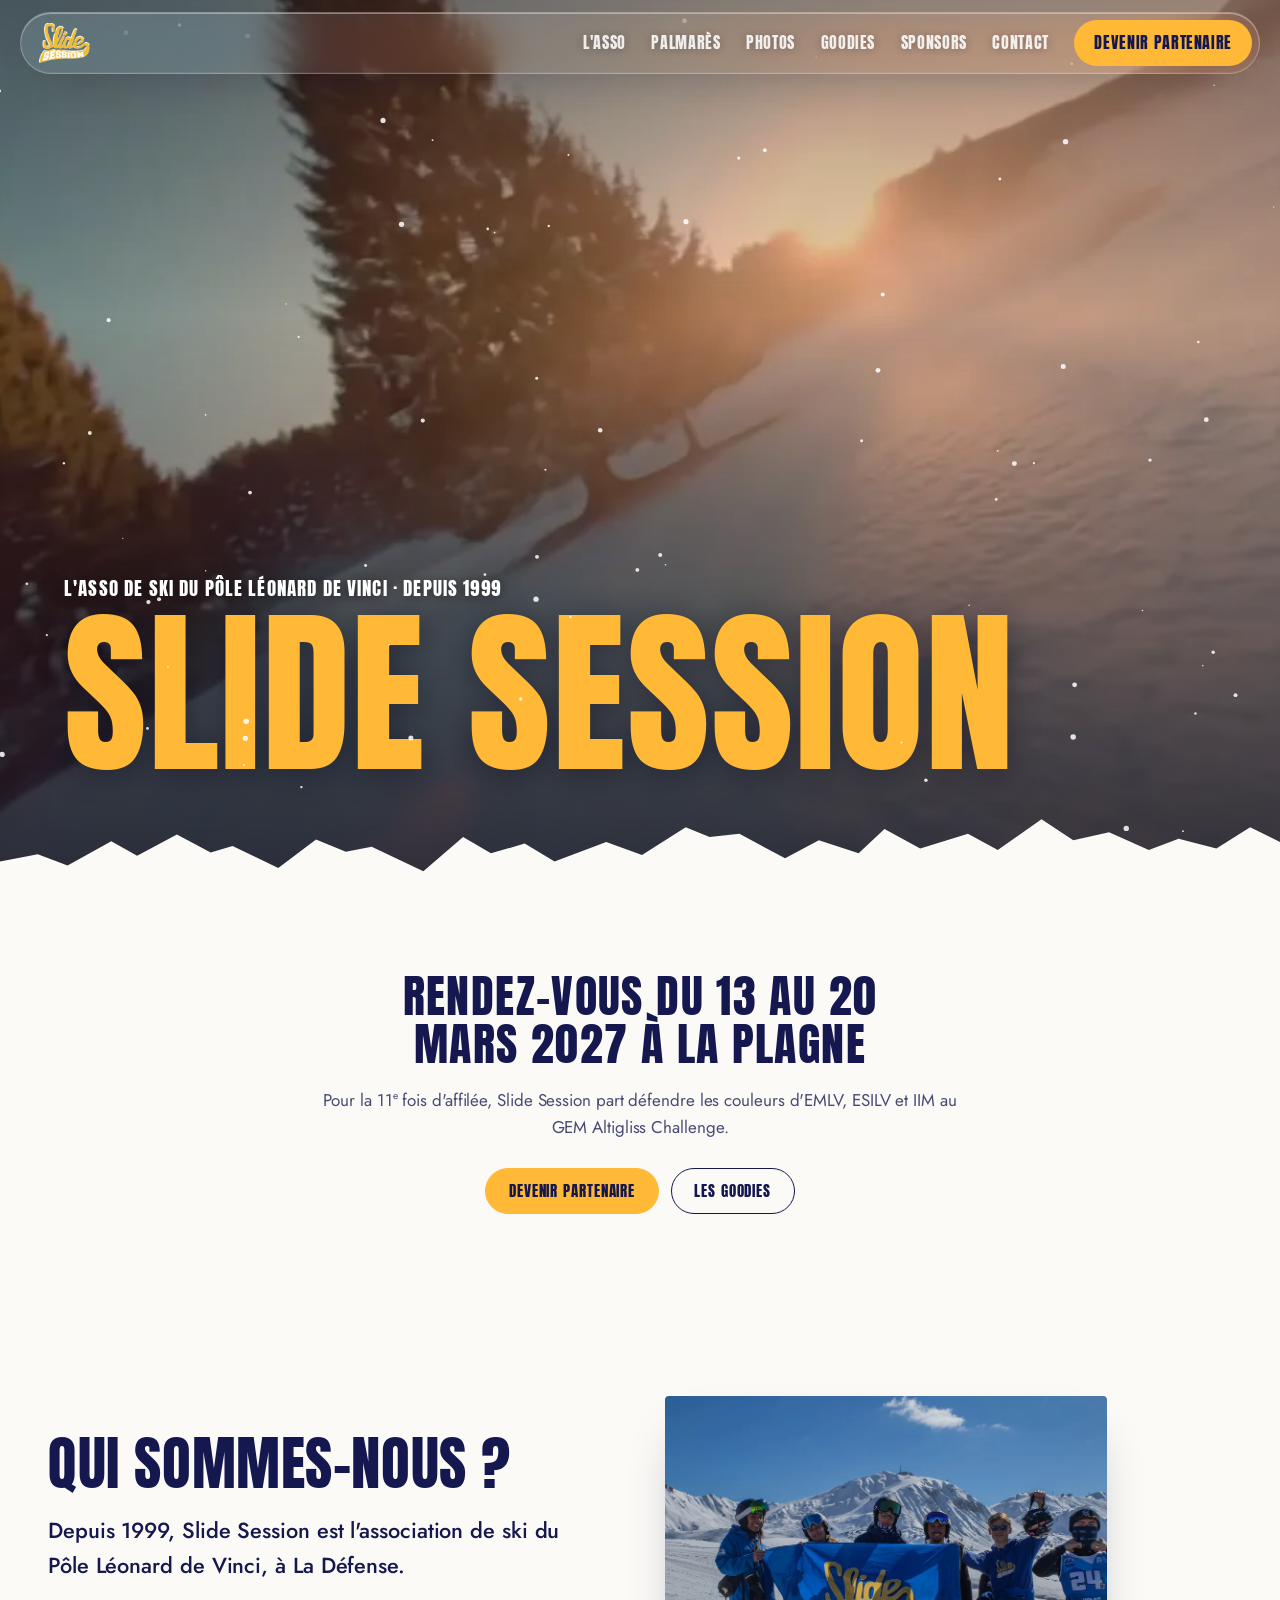
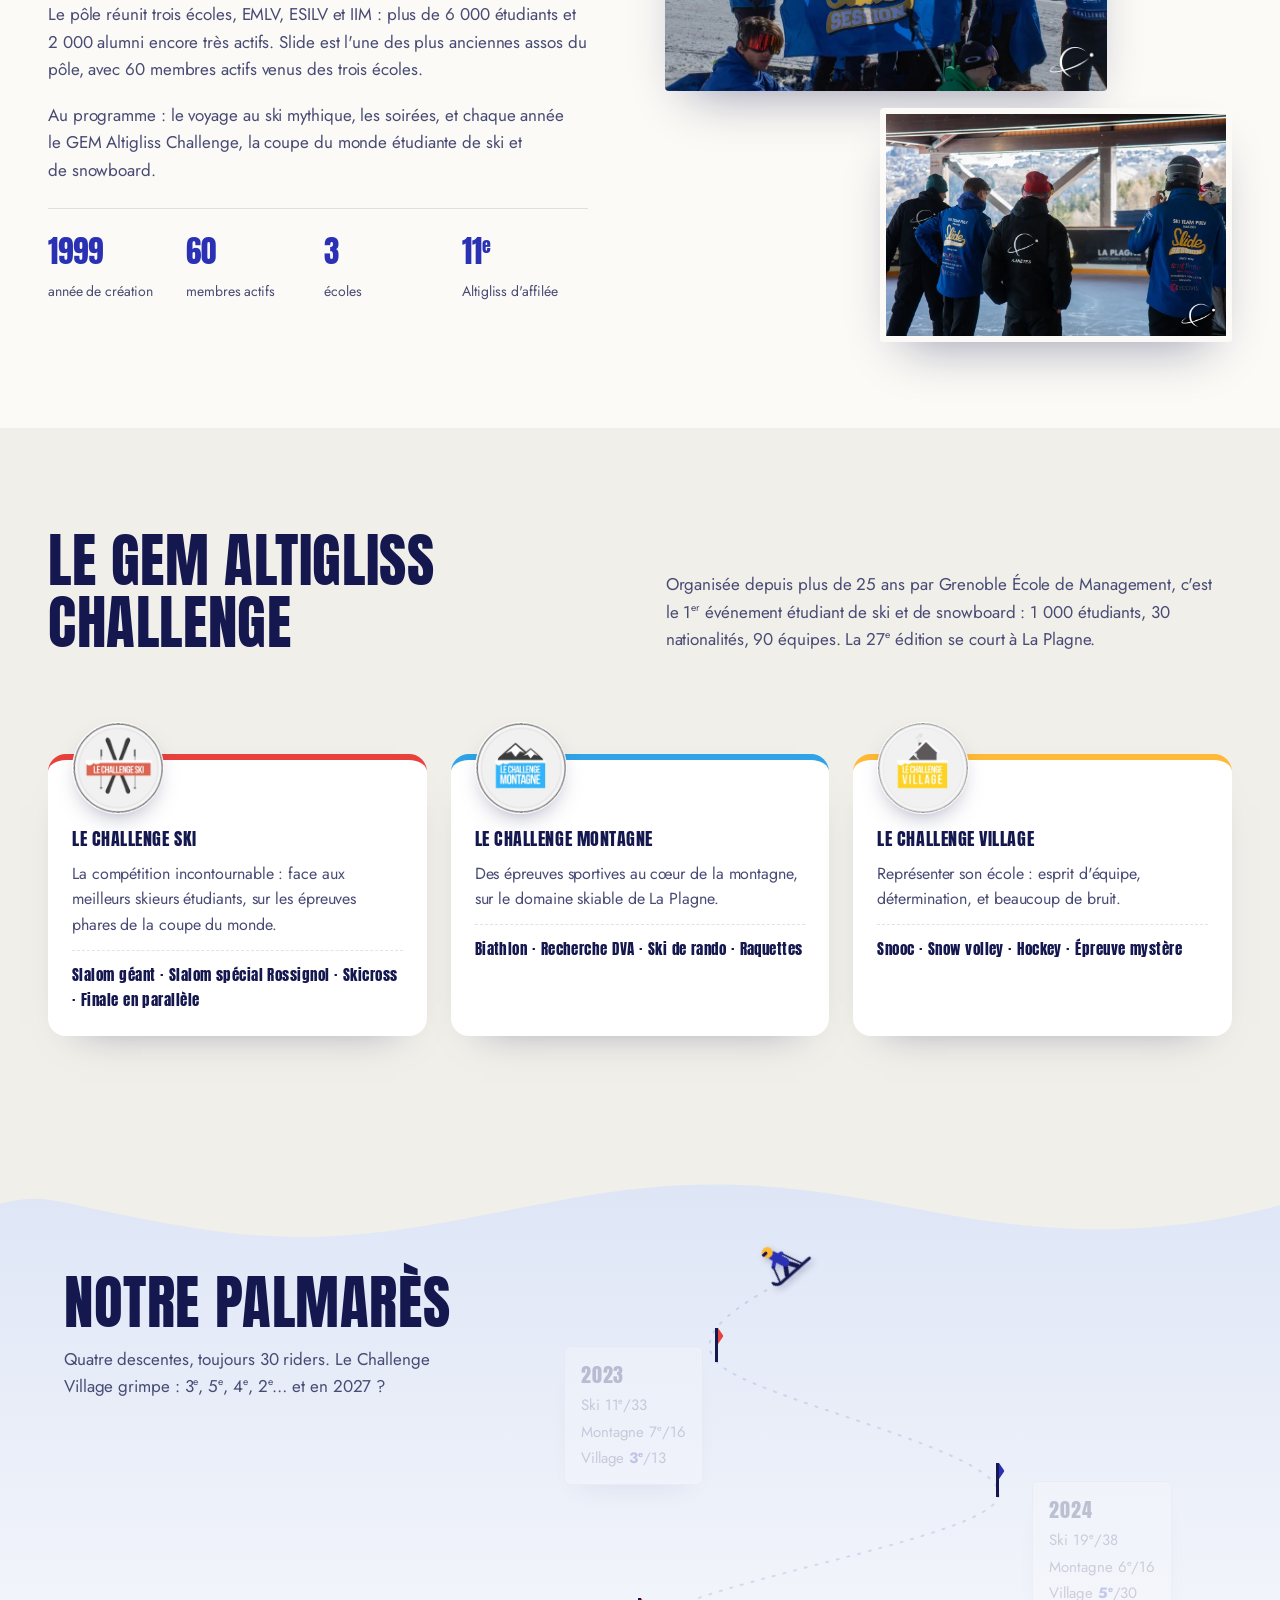
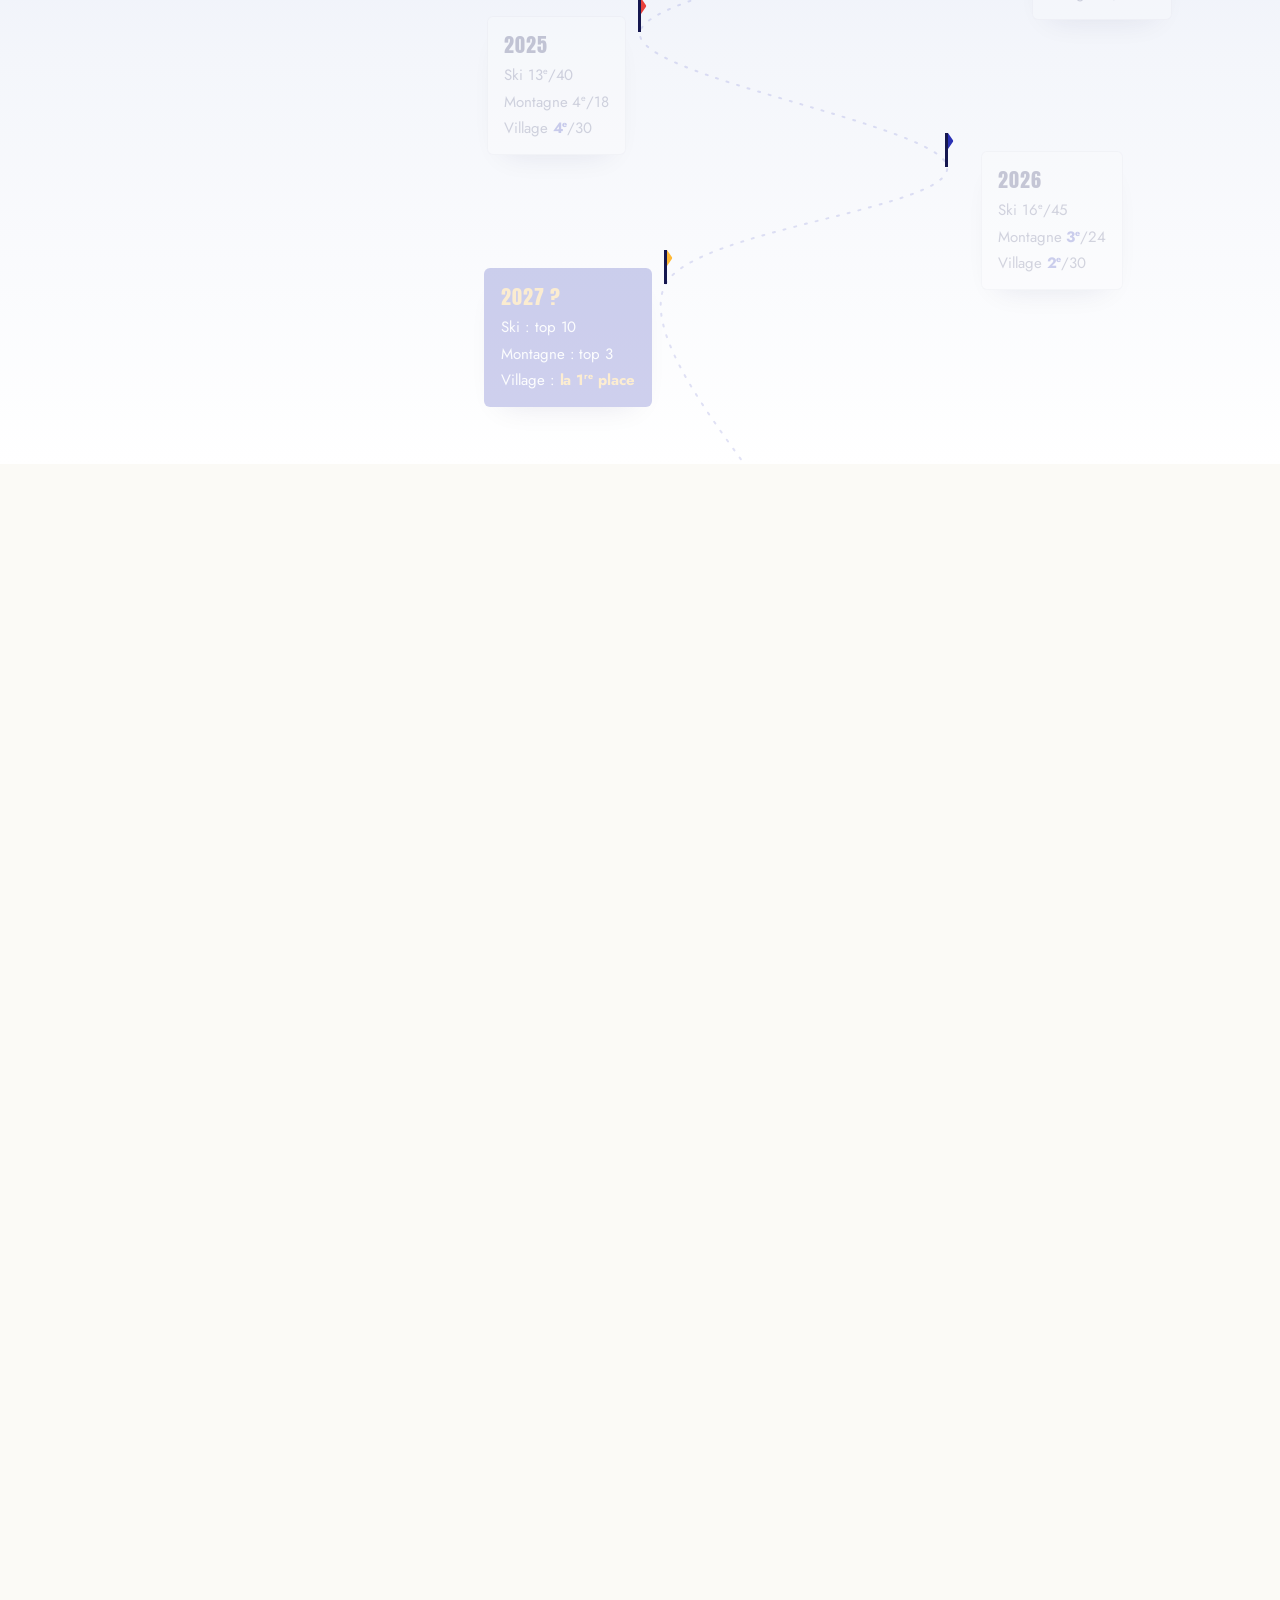
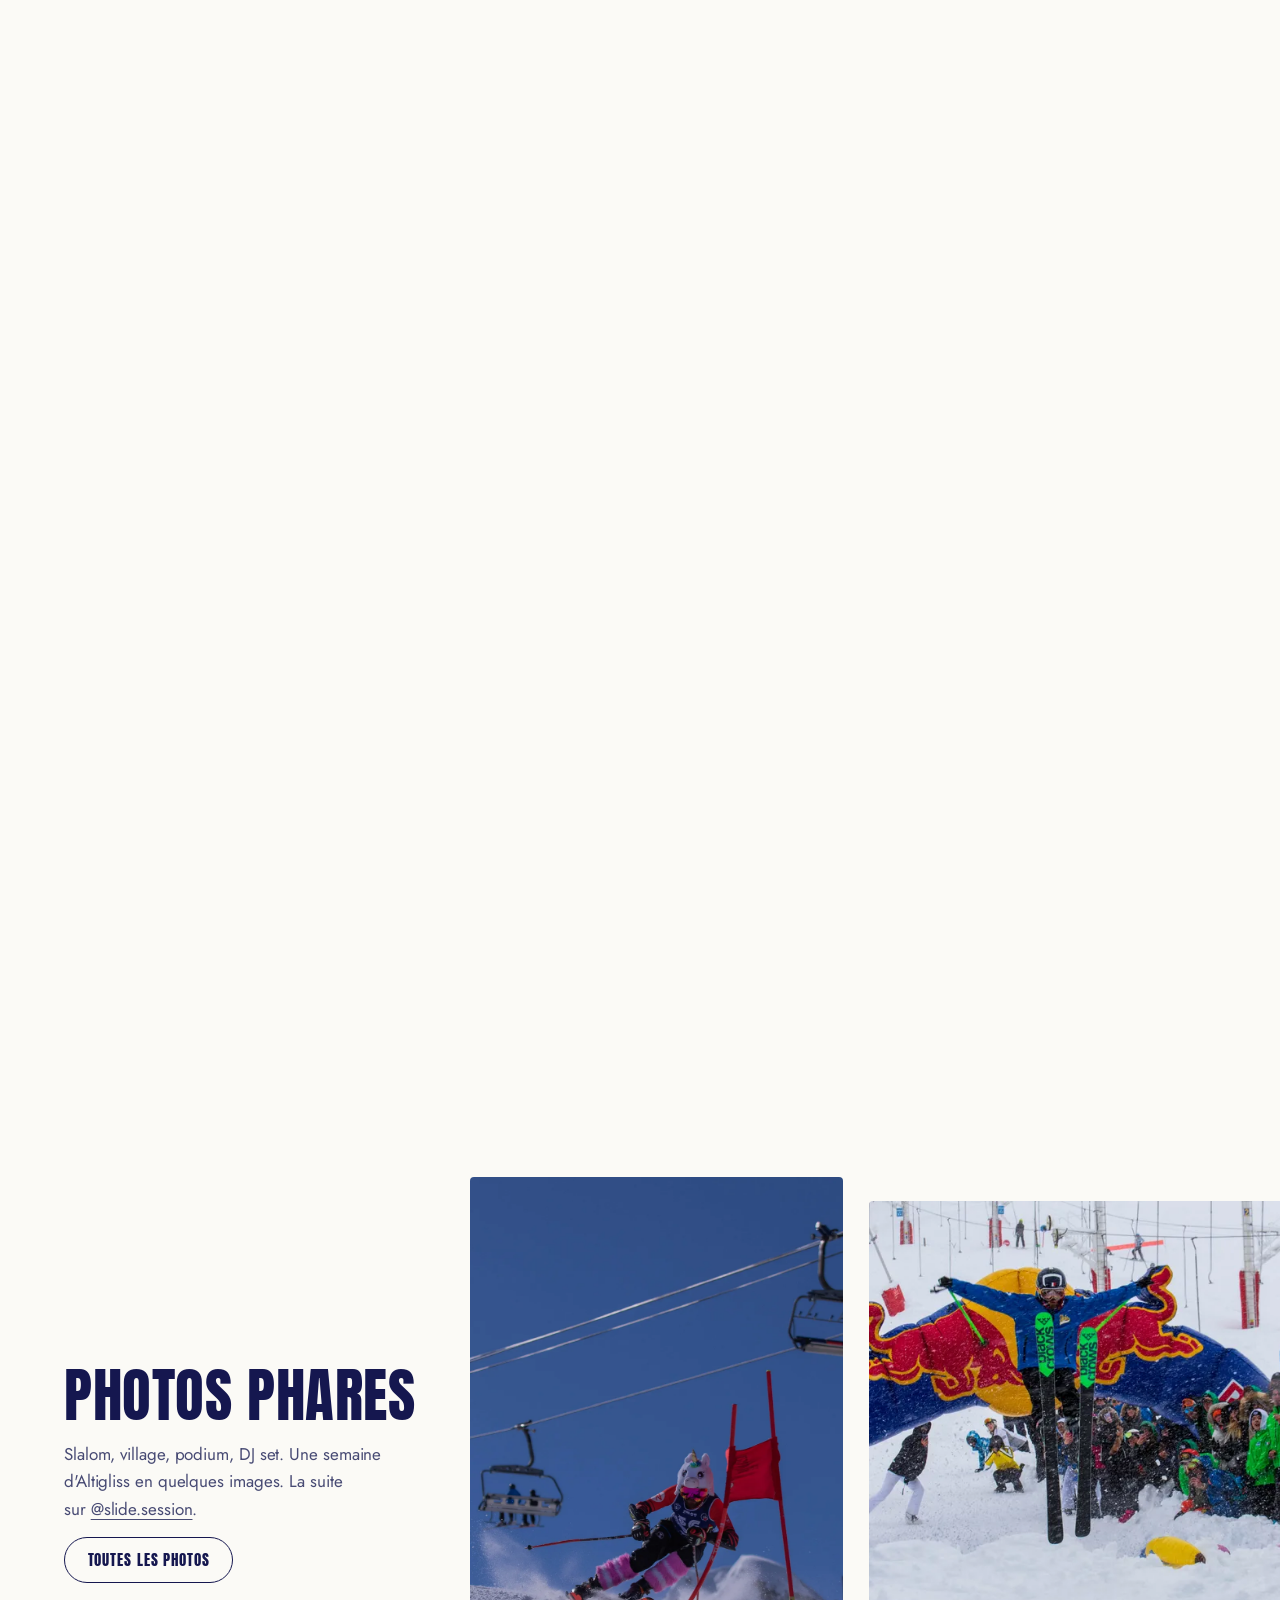
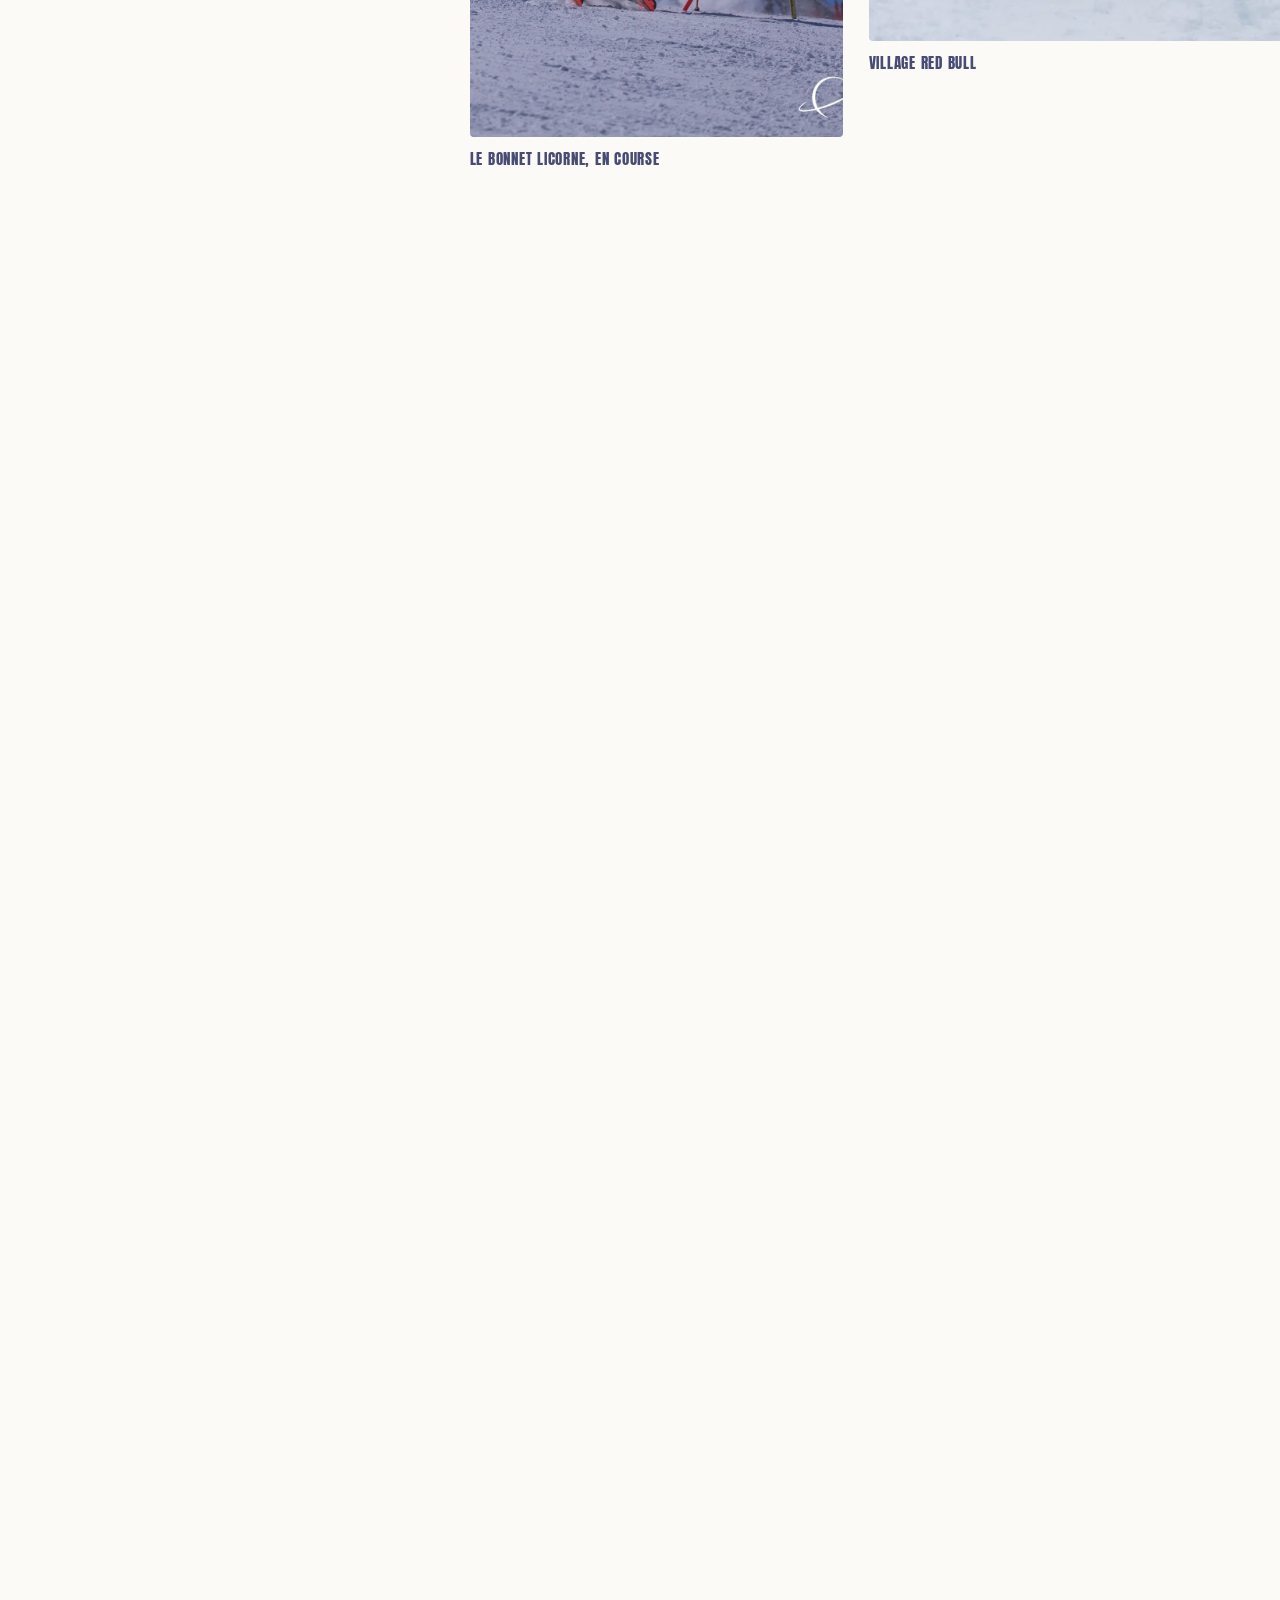
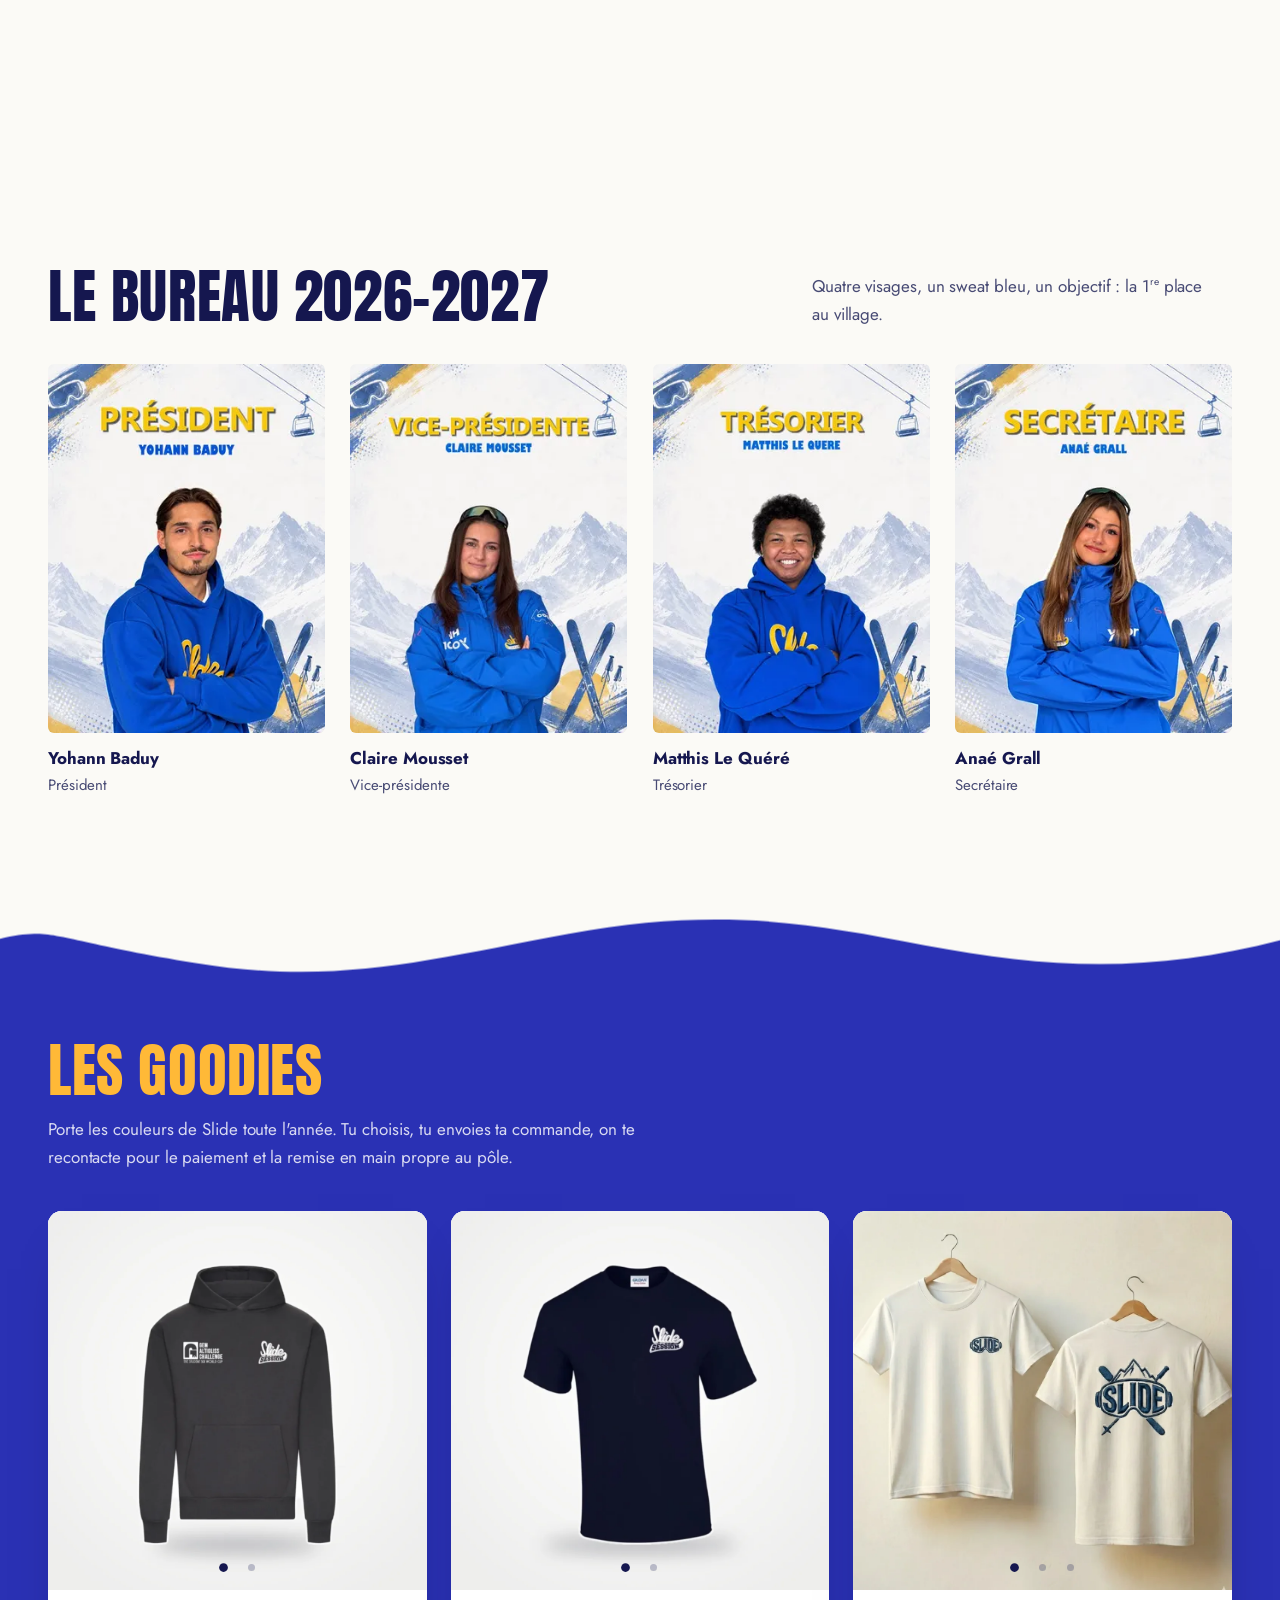
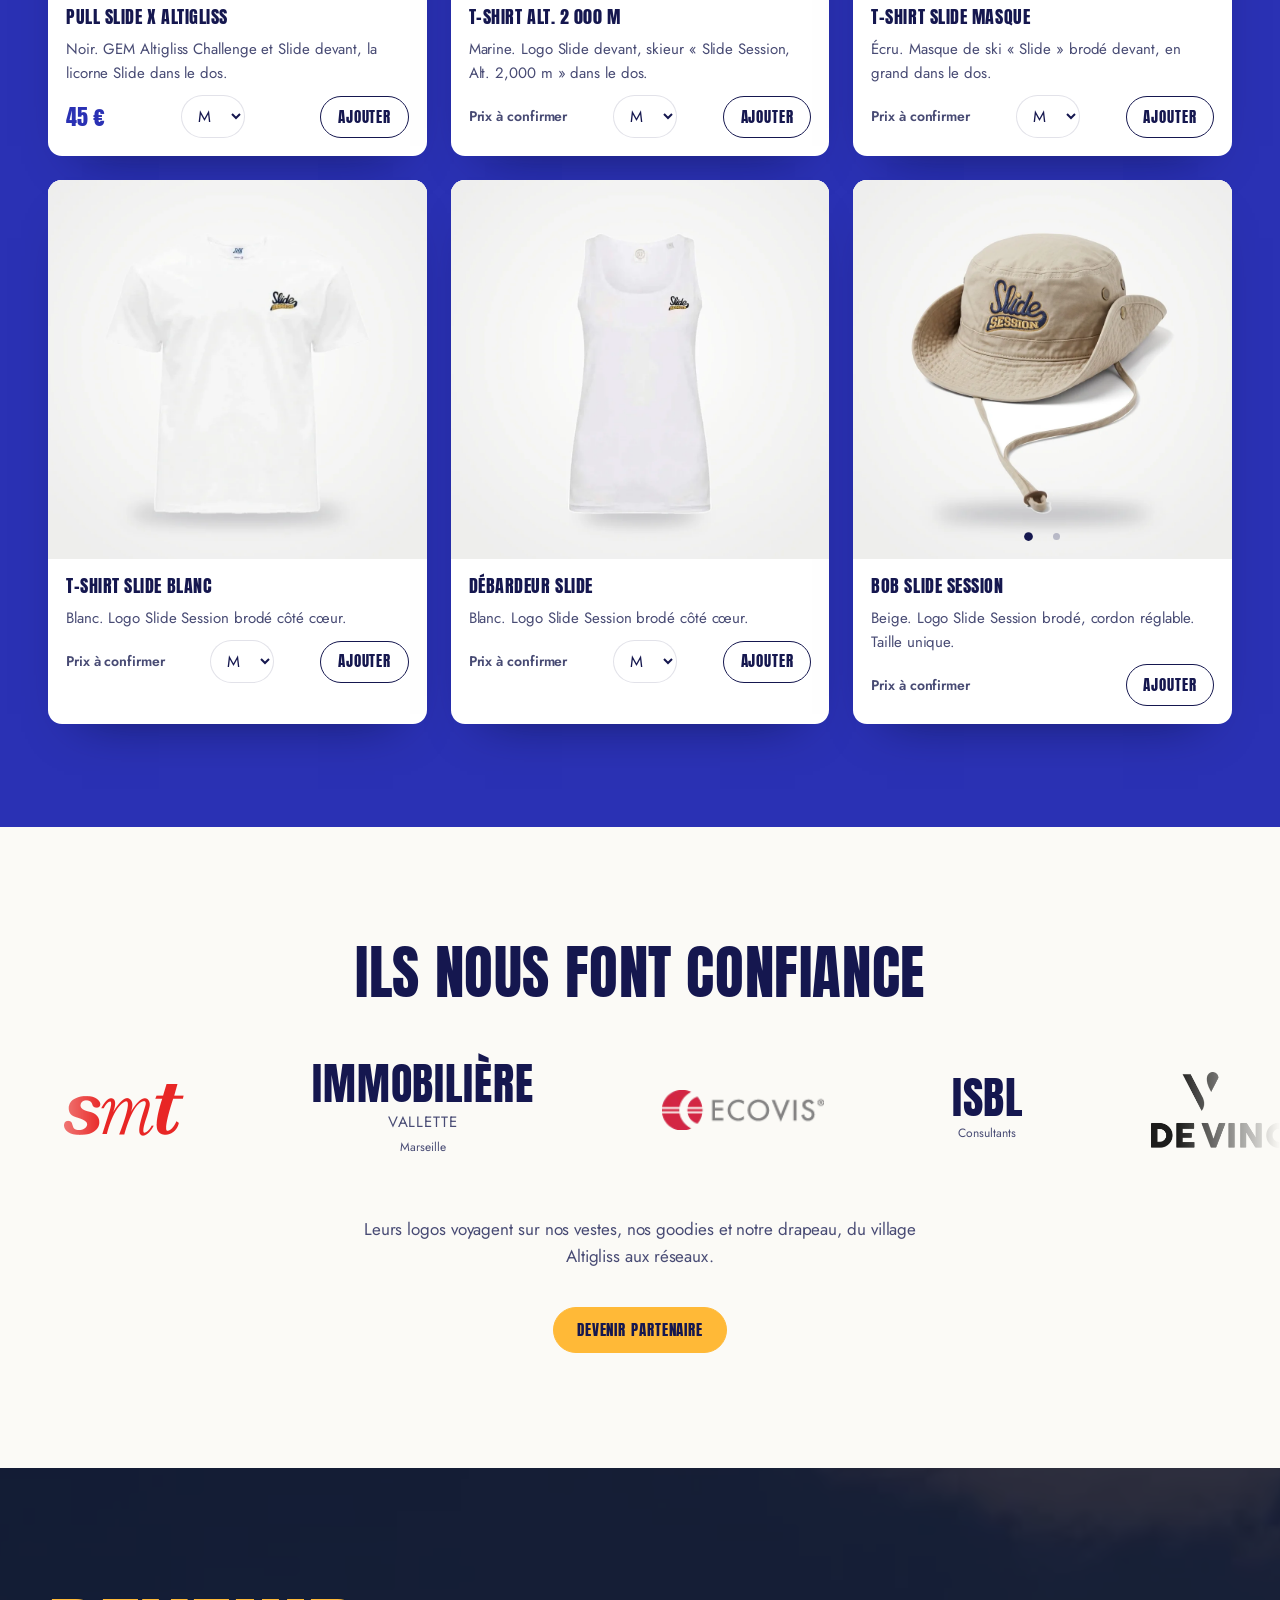
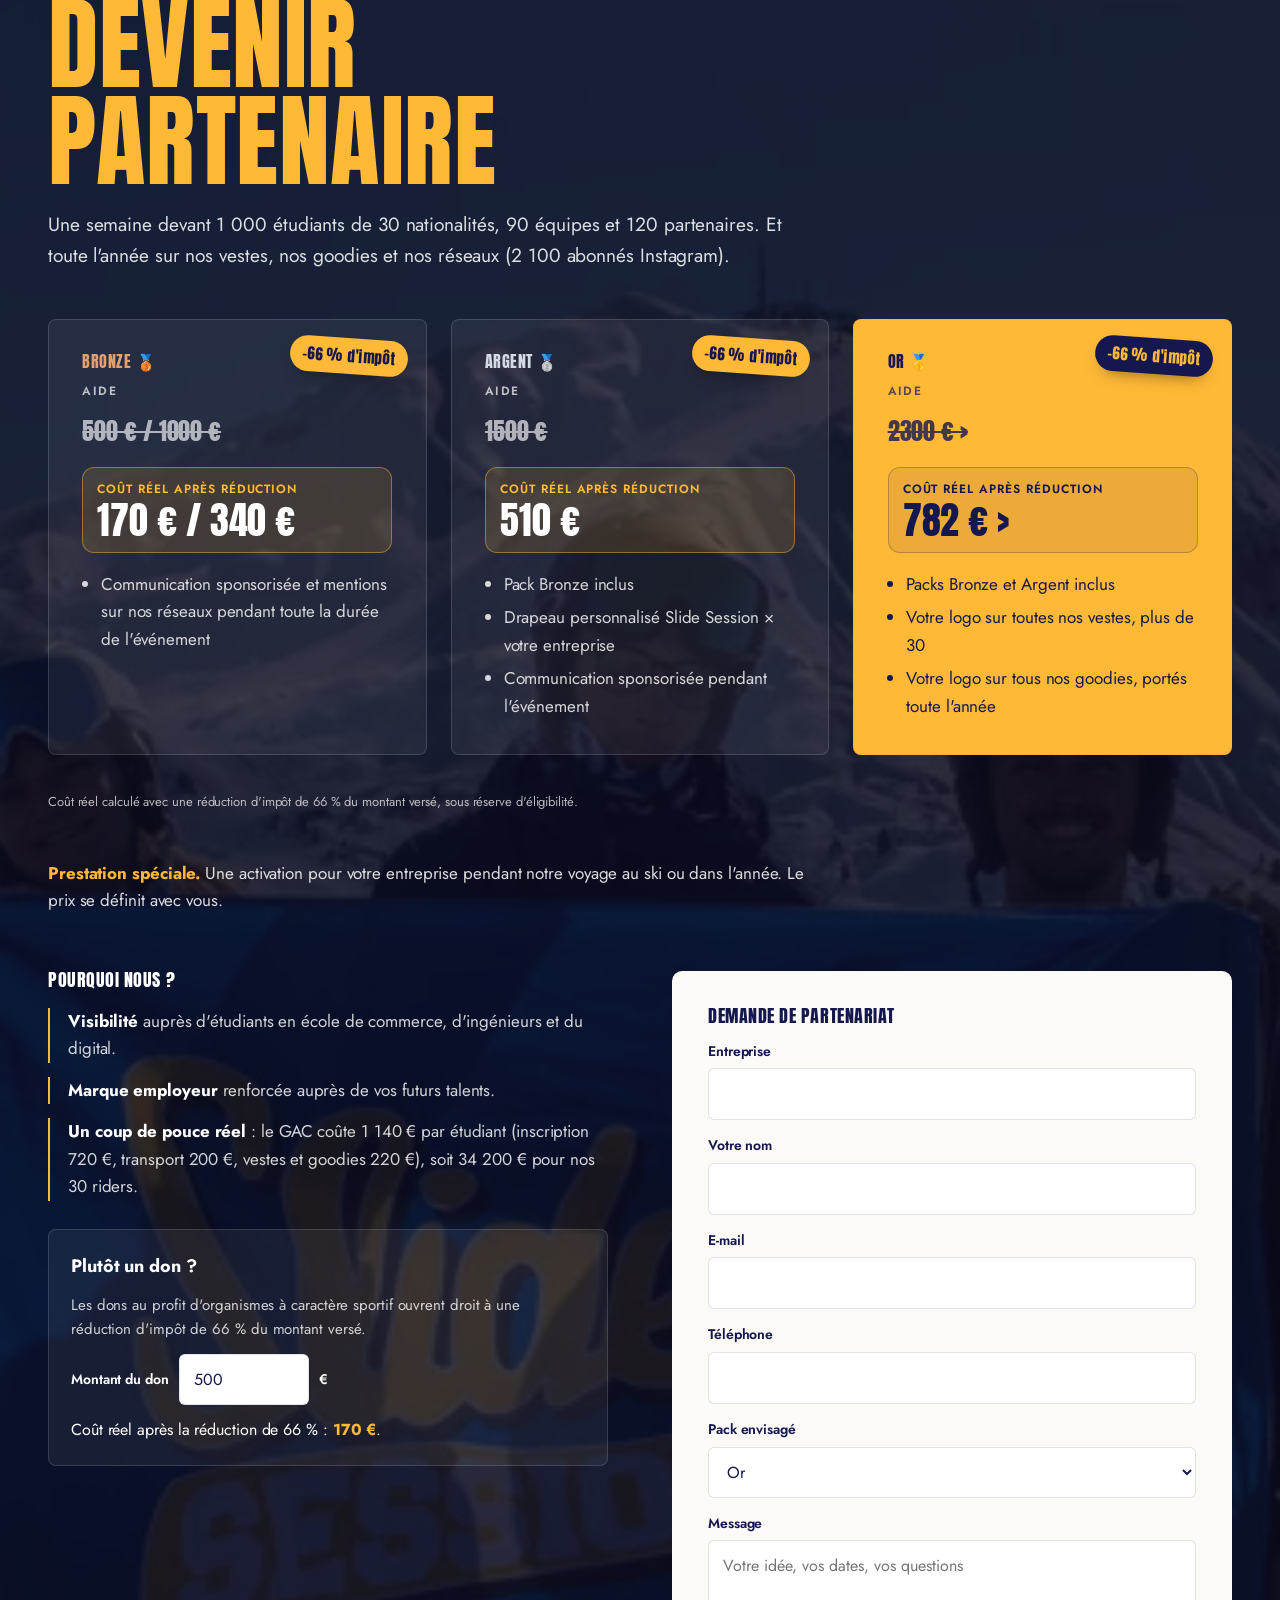
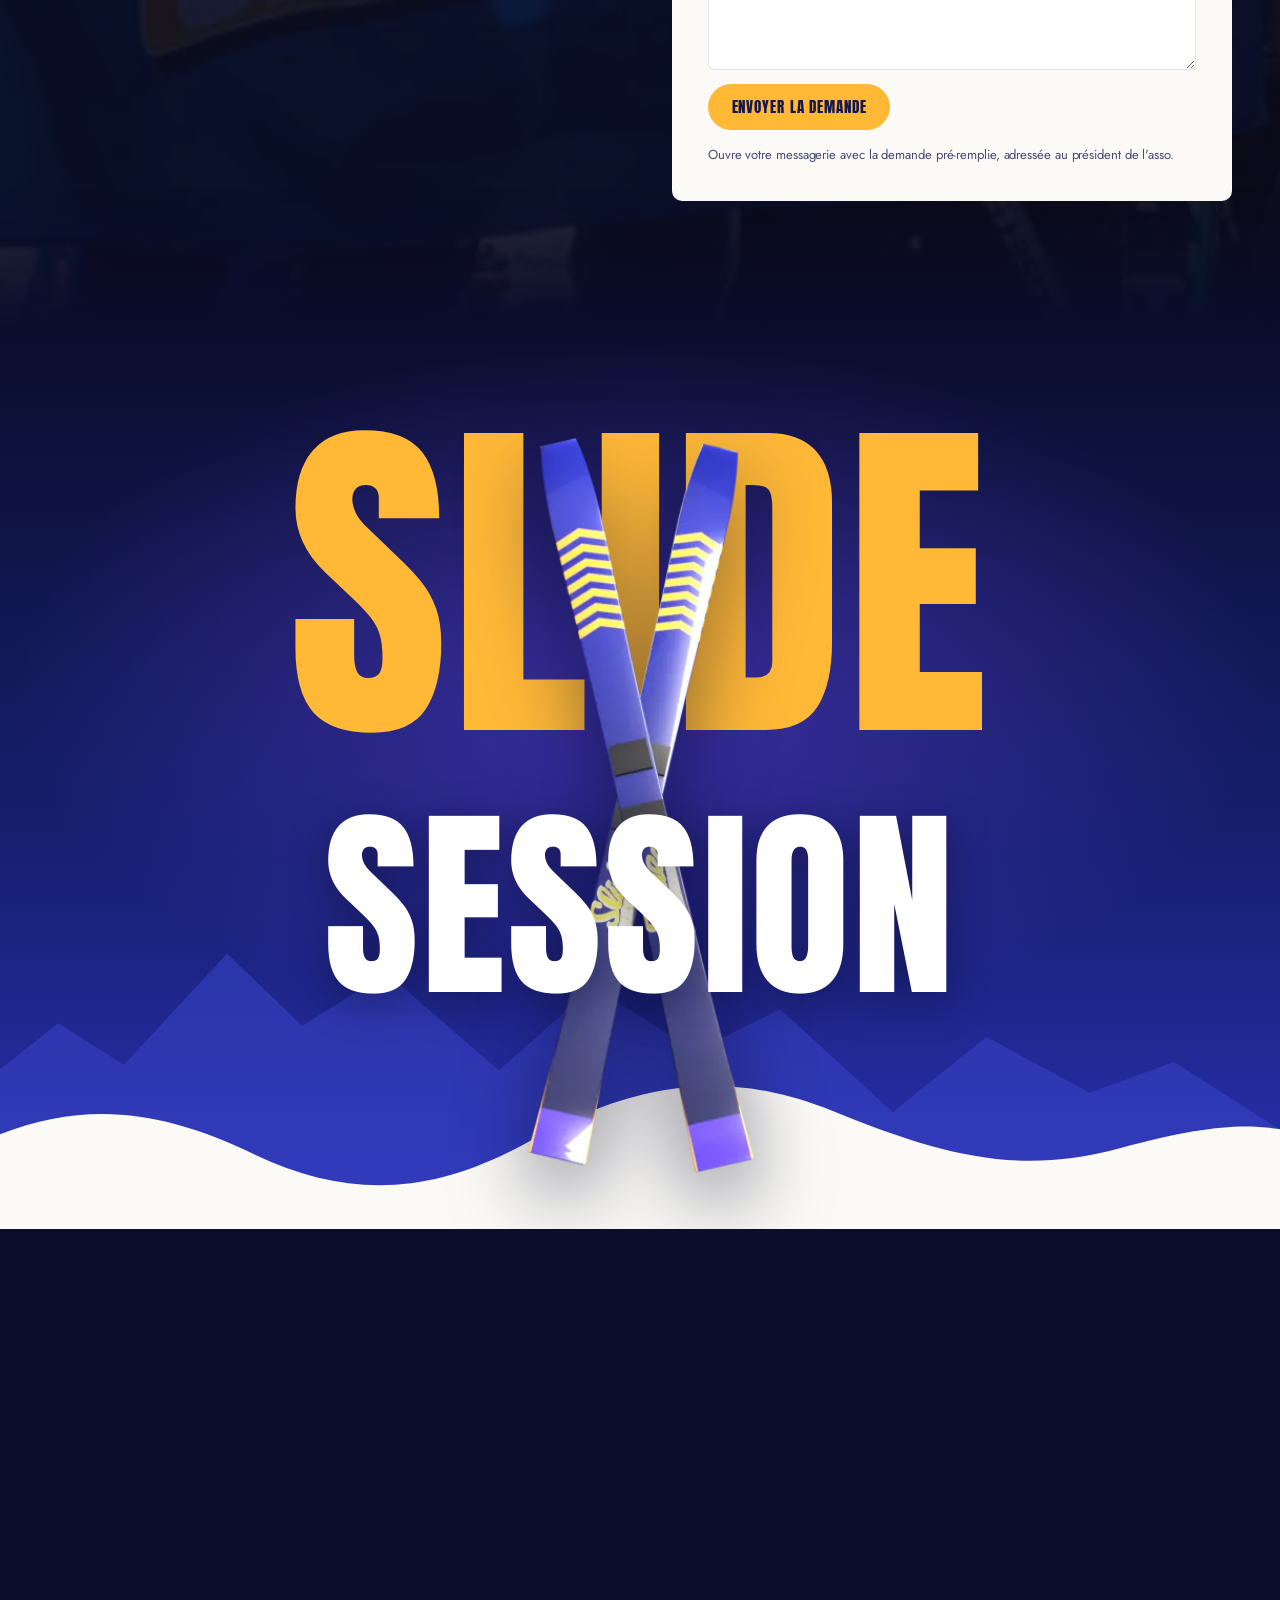
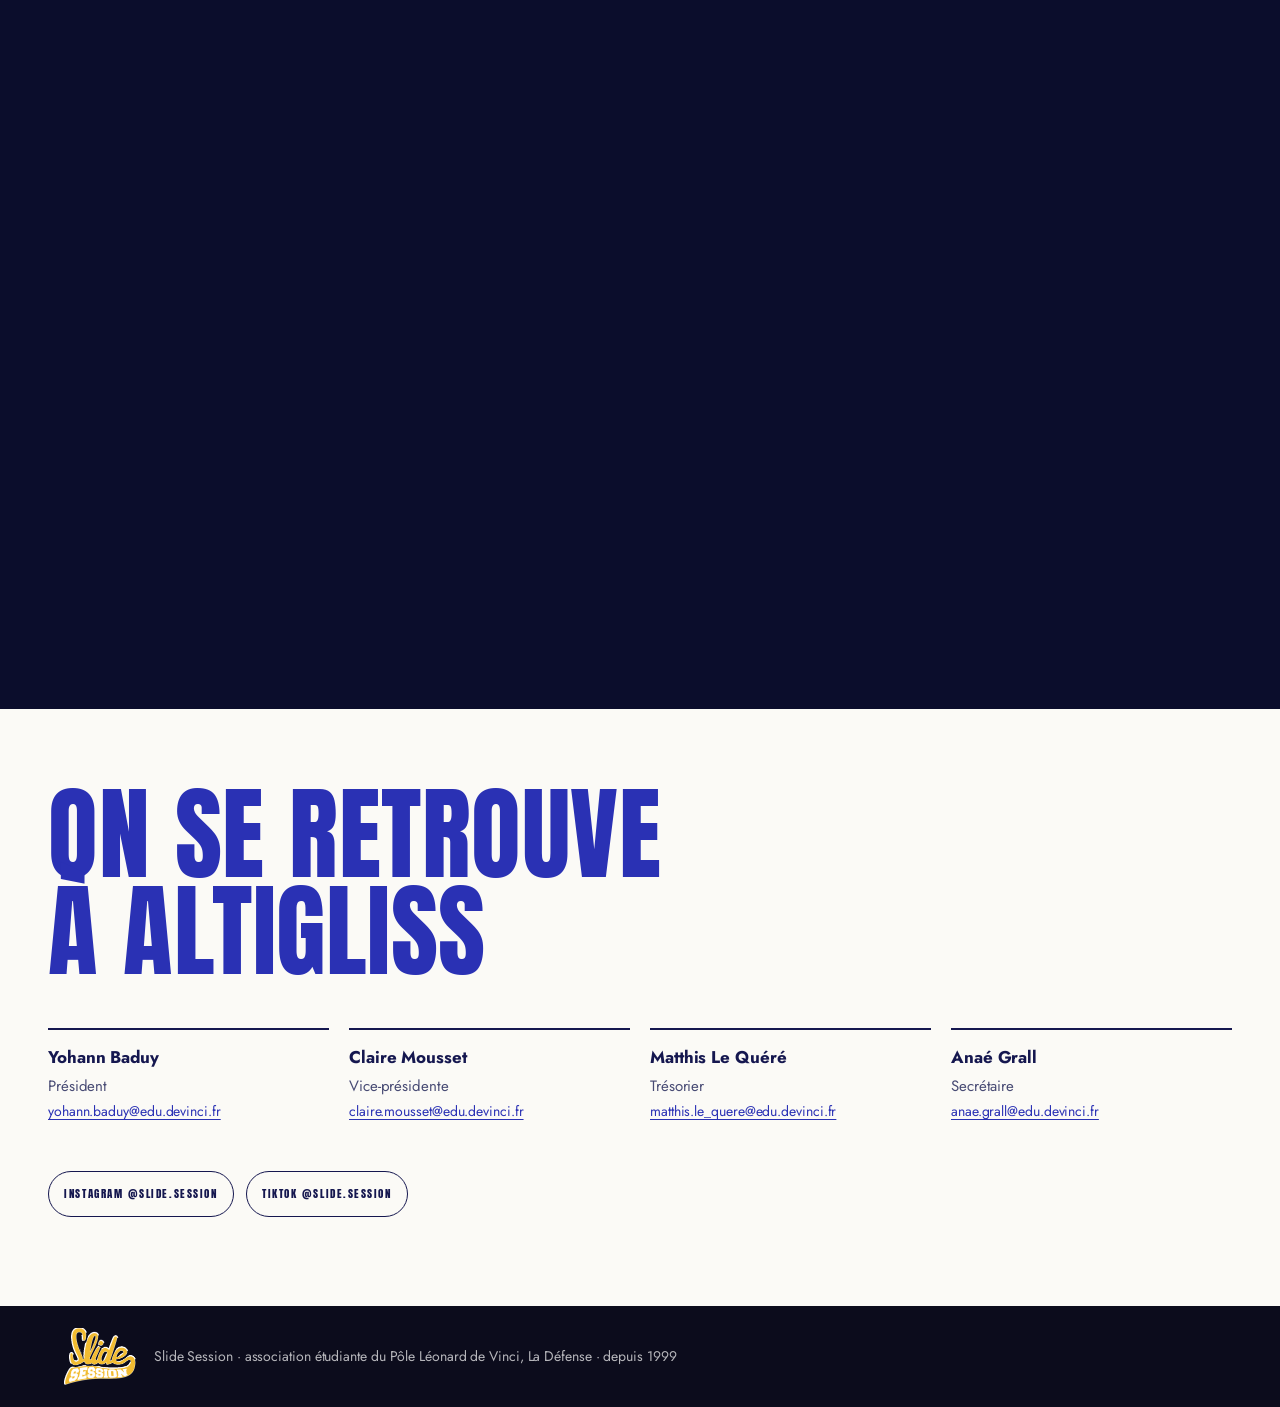
<file: index.html>
<!doctype html>
<html lang="fr">
<head>
<meta charset="utf-8">
<meta name="viewport" content="width=device-width, initial-scale=1, viewport-fit=cover">
<title>Slide Session · l'asso de ski du Pôle Léonard de Vinci</title>
<meta name="description" content="Slide Session, l'association de ski du Pôle Léonard de Vinci depuis 1999. Palmarès au GEM Altigliss Challenge, goodies, sponsors et partenariats.">
<link rel="icon" href="assets/logo.png">
<link rel="preconnect" href="https://fonts.googleapis.com">
<link rel="preconnect" href="https://fonts.gstatic.com" crossorigin>
<link href="https://fonts.googleapis.com/css2?family=Anton&family=Jost:wght@400;500;600;700&display=swap" rel="stylesheet">
<link rel="stylesheet" href="scrollcraft.css">
<link rel="stylesheet" href="site.css">
</head>
<body>

<span data-sc-progress></span>

<svg width="0" height="0" style="position:absolute" aria-hidden="true">
  <symbol id="ridge" viewBox="0 0 1440 110" preserveAspectRatio="none">
    <path d="M0 110V58C140 18 260 22 400 52S640 98 800 66 1060 2 1220 30 1380 76 1440 60V110Z"/>
  </symbol>
  <symbol id="crest" viewBox="0 0 1288 110" preserveAspectRatio="none">
    <path d="M0 110V62l38-9 30 14 44-30 26 18 40-26 34 22 22-8 46 27 38-35 30 15 26-6 52 30 40-42 28 20 34-12 30 22 52-24 36 16 44-34 24 12 30-4 46 30 34-22 40 16 26-30 36 24 48-18 30 20 44-38 32 26 36-10 40 22 30-14 38 12 34-26 30 18V110Z"/>
  </symbol>
</svg>

<header class="bar" id="haut">
  <a class="bar__logo" href="index.html#haut" aria-label="Slide Session, accueil"><img src="assets/logo.png" alt="Slide Session" width="288" height="227"></a>
  <nav class="bar__nav" id="nav" aria-label="Navigation principale">
    <a href="index.html#asso">L'asso</a>
    <a href="index.html#palmares">Palmarès</a>
    <a href="photos.html">Photos</a>
    <a href="index.html#goodies">Goodies</a>
    <a href="index.html#sponsors">Sponsors</a>
    <a href="index.html#contact">Contact</a>
    <a href="index.html#partenaire" class="bar__cta">Devenir partenaire</a>
  </nav>
  <button class="bar__menu" type="button" aria-expanded="false" aria-controls="nav">Menu</button>
</header>

<main>

  <!-- HERO : vidéo teaser plein écran (fond), titre (milieu), neige + crête (devant) -->
  <section class="hero" data-sc-act="flow">
    <video class="hero__bg" data-sc-parallax="0.16" muted loop playsinline preload="metadata" poster="assets/teaser-poster.webp"
           data-src="assets/teaser.mp4" data-src-mobile="assets/teaser-m.mp4" aria-label="Teaser vidéo de Slide Session : ski, Altigliss et soirées"></video>
    <div class="hero__scrim" aria-hidden="true"></div>
    <div class="hero__copy" data-sc-parallax="-0.1">
      <p class="hero__kicker">L'asso de ski du Pôle Léonard de Vinci · depuis 1999</p>
      <h1 class="hero__title">Slide Session</h1>
    </div>
    <canvas class="hero__snow" aria-hidden="true"></canvas>
    <svg class="ridge ridge--crest" aria-hidden="true"><use href="#crest" width="100%" height="100%"/></svg>
  </section>

  <section class="band">
    <h2 class="caps">Rendez-vous du 13 au 20 mars 2027 à La Plagne</h2>
    <p>Pour la 11<sup>e</sup> fois d'affilée, Slide Session part défendre les couleurs d'EMLV, ESILV et IIM au GEM Altigliss Challenge.</p>
    <div class="band__cta">
      <a class="btn btn--solid" href="#partenaire">Devenir partenaire</a>
      <a class="btn" href="#goodies">Les goodies</a>
    </div>
  </section>

  

  <!-- ASSO -->
  <section class="asso wrap" id="asso" data-sc-act="flow">
    <div class="asso__text" data-sc-in data-sc-stagger="80">
      <h2 class="caps caps--lg" style="white-space:nowrap">Qui sommes-nous&nbsp;?</h2>
      <p class="lead">Depuis 1999, Slide Session est l'association de ski du Pôle Léonard de Vinci, à La Défense.</p>
      <p>Le pôle réunit trois écoles, EMLV, ESILV et IIM : plus de 6 000 étudiants et 2 000 alumni encore très actifs. Slide est l'une des plus anciennes assos du pôle, avec 60 membres actifs venus des trois écoles.</p>
      <p>Au programme : le voyage au ski mythique, les soirées, et chaque année le GEM Altigliss Challenge, la coupe du monde étudiante de ski et de snowboard.</p>
      <ul class="facts">
        <li><b>1999</b><span>année de création</span></li>
        <li><b>60</b><span>membres actifs</span></li>
        <li><b>3</b><span>écoles</span></li>
        <li><b>11<sup>e</sup></b><span>Altigliss d'affilée</span></li>
      </ul>
    </div>
    <div class="asso__pics">
      <img class="asso__pic asso__pic--a" data-sc-parallax="-0.06" src="assets/team-flag.webp" alt="Les membres de Slide Session avec le drapeau de l'asso en haut des pistes" loading="lazy">
      <img class="asso__pic asso__pic--b" data-sc-parallax="0.08" src="assets/team-ice.webp" alt="Riders Slide Session en vestes bleues à La Plagne" loading="lazy">
    </div>
  </section>

  <!-- CHALLENGES (comme les trois ronds d'Altigliss) -->
  <section class="challenges" id="challenges">
    <div class="wrap">
      <div class="challenges__head" data-sc-in>
        <h2 class="caps caps--lg">Le GEM Altigliss Challenge</h2>
        <p>Organisée depuis plus de 25 ans par Grenoble École de Management, c'est le 1<sup>er</sup> événement étudiant de ski et de snowboard : 1 000 étudiants, 30 nationalités, 90 équipes. La 27<sup>e</sup> édition se court à La Plagne.</p>
      </div>
      <div class="trio" data-sc-in data-sc-stagger="110">
        <article>
          <img src="assets/ch-ski.webp" alt="" width="400" height="400" loading="lazy">
          <h3 class="caps">Le Challenge Ski</h3>
          <p>La compétition incontournable : face aux meilleurs skieurs étudiants, sur les épreuves phares de la coupe du monde.</p>
          <p class="tags">Slalom géant · Slalom spécial Rossignol · Skicross · Finale en parallèle</p>
        </article>
        <article>
          <img src="assets/ch-montagne.webp" alt="" width="400" height="400" loading="lazy">
          <h3 class="caps">Le Challenge Montagne</h3>
          <p>Des épreuves sportives au cœur de la montagne, sur le domaine skiable de La Plagne.</p>
          <p class="tags">Biathlon · Recherche DVA · Ski de rando · Raquettes</p>
        </article>
        <article>
          <img src="assets/ch-village.webp" alt="" width="400" height="400" loading="lazy">
          <h3 class="caps">Le Challenge Village</h3>
          <p>Représenter son école : esprit d'équipe, détermination, et beaucoup de bruit.</p>
          <p class="tags">Snooc · Snow volley · Hockey · Épreuve mystère</p>
        </article>
      </div>
    </div>
  </section>

  <!-- PALMARES : le moment signature, une descente de slalom -->
  <section class="slalom" id="palmares" data-sc-act="pin" data-sc-span="3.4">
    <div data-sc-stage class="slalom__stage">
      <svg class="ridge ridge--top" aria-hidden="true"><use href="#ridge" width="100%" height="100%"/></svg>
      <div class="slalom__head">
        <h2 class="caps caps--lg">Notre palmarès</h2>
        <p>Quatre descentes, toujours 30 riders. Le Challenge Village grimpe : 3<sup>e</sup>, 5<sup>e</sup>, 4<sup>e</sup>, 2<sup>e</sup>… et en 2027&nbsp;?</p>
      </div>
      <svg class="slalom__svg" aria-hidden="true">
        <path class="slalom__ghost"/>
        <path class="slalom__trace"/>
      </svg>
      <span class="slalom__skier" aria-hidden="true"><svg viewBox="0 0 48 48" width="48" height="48">
        <path d="M3 44h37q5 0 7-5" fill="none" stroke="#15174F" stroke-width="3" stroke-linecap="round"/>
        <path d="M17 42l7-11 7 11" fill="none" stroke="#15174F" stroke-width="4.5" stroke-linecap="round" stroke-linejoin="round"/>
        <path d="M24 31l5-13" stroke="#2A31B4" stroke-width="9" stroke-linecap="round"/>
        <path d="M28 21l8 6" stroke="#2A31B4" stroke-width="4" stroke-linecap="round"/>
        <path d="M36 27l5 16M21 22l-9 21" stroke="#15174F" stroke-width="1.6" stroke-linecap="round"/>
        <path d="M26 21l-5 1" stroke="#2A31B4" stroke-width="4" stroke-linecap="round"/>
        <circle cx="31" cy="12" r="5.5" fill="#FFB937"/>
        <rect x="31" y="10" width="6" height="3.2" rx="1.4" fill="#15174F"/>
      </svg></span>
      <ol class="slalom__gates">
        <li class="gate"><span class="gate__flag"></span><div class="gate__card"><b>2023</b><span>Ski 11<sup>e</sup>/33</span><span>Montagne 7<sup>e</sup>/16</span><span>Village <strong>3<sup>e</sup></strong>/13</span></div></li>
        <li class="gate"><span class="gate__flag"></span><div class="gate__card"><b>2024</b><span>Ski 19<sup>e</sup>/38</span><span>Montagne 6<sup>e</sup>/16</span><span>Village <strong>5<sup>e</sup></strong>/30</span></div></li>
        <li class="gate"><span class="gate__flag"></span><div class="gate__card"><b>2025</b><span>Ski 13<sup>e</sup>/40</span><span>Montagne 4<sup>e</sup>/18</span><span>Village <strong>4<sup>e</sup></strong>/30</span></div></li>
        <li class="gate"><span class="gate__flag"></span><div class="gate__card"><b>2026</b><span>Ski 16<sup>e</sup>/45</span><span>Montagne <strong>3<sup>e</sup></strong>/24</span><span>Village <strong>2<sup>e</sup></strong>/30</span></div></li>
        <li class="gate gate--goal"><span class="gate__flag"></span><div class="gate__card"><b>2027&nbsp;?</b><span>Ski : top 10</span><span>Montagne : top 3</span><span>Village : <strong>la 1<sup>re</sup> place</strong></span></div></li>
      </ol>
    </div>
  </section>

  <!-- GALERIE : rail horizontal -->
  <section class="galerie" id="galerie" data-sc-act="pan" data-sc-span="2.6">
    <div data-sc-stage class="galerie__stage">
      <div class="rail" data-sc-pan="0.08">
        <div class="rail__lead">
          <h2 class="caps caps--lg">Photos phares</h2>
          <p>Slalom, village, podium, DJ set. Une semaine d'Altigliss en quelques images. La suite sur <a href="https://www.instagram.com/slide.session/" target="_blank" rel="noopener">@slide.session</a>.</p>
          <a class="btn" href="photos.html">Toutes les photos</a>
        </div>
        <figure class="ph ph--tall"><img src="assets/unicorn.webp" alt="Rider Slide Session déguisé en licorne en plein slalom géant" loading="lazy"><figcaption>Le bonnet licorne, en course</figcaption></figure>
        <figure class="ph"><img src="assets/g-redbull.webp" alt="Skieur en l'air devant l'arche Red Bull, la foule autour" loading="lazy"><figcaption>Village Red Bull</figcaption></figure>
        <figure class="ph ph--low"><img src="assets/g-dj.webp" alt="DJ set sur scène devant un écran au logo Slide" loading="lazy"><figcaption>Le DJ set Slide</figcaption></figure>
        <figure class="ph ph--tall"><img src="assets/g-gs.webp" alt="Slalom géant sous le télésiège" loading="lazy"><figcaption>Géant, La Plagne</figcaption></figure>
        <figure class="ph"><img src="assets/g-crew.webp" alt="L'équipe en vestes bleues au pied des pistes" loading="lazy"><figcaption>L'équipe au départ</figcaption></figure>
        <figure class="ph ph--low"><img src="assets/g-friends.webp" alt="Membres de l'asso déguisés au village" loading="lazy"><figcaption>Challenge Village</figcaption></figure>
        <figure class="ph"><img src="assets/g-slalom.webp" alt="Slalom en forêt" loading="lazy"><figcaption>Spécial en forêt</figcaption></figure>
        <figure class="ph"><img src="assets/g-snooc.webp" alt="Course de snooc" loading="lazy"><figcaption>Course de snooc</figcaption></figure>
        <a class="ph ph--more" href="photos.html"><span>Voir toutes<br>les photos</span></a>
      </div>
    </div>
  </section>

  <!-- BUREAU -->
  <section class="bureau wrap" id="bureau">
    <div class="bureau__head" data-sc-in>
      <h2 class="caps caps--lg">Le bureau 2026-2027</h2>
      <p>Quatre visages, un sweat bleu, un objectif : la 1<sup>re</sup> place au village.</p>
    </div>
    <div class="bureau__grid" data-sc-in data-sc-stagger="90">
      <figure><div data-sc-tilt="6"><img src="assets/b-yohann.webp" alt="Yohann Baduy" width="324" height="432" loading="lazy"></div><figcaption><b>Yohann Baduy</b>Président</figcaption></figure>
      <figure><div data-sc-tilt="6"><img src="assets/b-claire.webp" alt="Claire Mousset" width="324" height="432" loading="lazy"></div><figcaption><b>Claire Mousset</b>Vice-présidente</figcaption></figure>
      <figure><div data-sc-tilt="6"><img src="assets/b-matthis.webp" alt="Matthis Le Quéré" width="324" height="432" loading="lazy"></div><figcaption><b>Matthis Le Quéré</b>Trésorier</figcaption></figure>
      <figure><div data-sc-tilt="6"><img src="assets/b-anae.webp" alt="Anaé Grall" width="324" height="432" loading="lazy"></div><figcaption><b>Anaé Grall</b>Secrétaire</figcaption></figure>
    </div>
  </section>

  <!-- GOODIES -->
  <section class="goodies" id="goodies">
    <svg class="ridge ridge--top" aria-hidden="true"><use href="#ridge" width="100%" height="100%"/></svg>
    <div class="wrap">
      <div class="goodies__head" data-sc-in>
        <h2 class="caps caps--lg">Les goodies</h2>
        <p>Porte les couleurs de Slide toute l'année. Tu choisis, tu envoies ta commande, on te recontacte pour le paiement et la remise en main propre au pôle.</p>
      </div>
      <div class="shop"></div>
    </div>
    <aside class="cart" aria-label="Panier" hidden>
      <div class="cart__panel">
        <div class="cart__top"><h3 class="caps">Ton panier</h3><button type="button" class="cart__close" aria-label="Fermer le panier">×</button></div>
        <ul class="cart__list"></ul>
        <p class="cart__total"></p>
        <form class="cart__form">
          <label>Prénom et nom<input name="nom" required autocomplete="name"></label>
          <label>E-mail<input name="email" type="email" required autocomplete="email"></label>
          <label>École<select name="ecole"><option>EMLV</option><option>ESILV</option><option>IIM</option><option>Autre</option></select></label>
          <button class="btn btn--solid" type="submit">Envoyer ma commande</button>
          <p class="fine">Ouvre ton application mail avec la commande pré-remplie. Aucun paiement en ligne.</p>
        </form>
      </div>
    </aside>
    <button type="button" class="cart__fab" hidden>Panier <span class="cart__count">0</span></button>
  </section>

  <!-- SPONSORS ACTUELS -->
  <section class="sponsors wrap" id="sponsors">
    <h2 class="caps caps--lg" data-sc-in>Ils nous font confiance</h2>
    <div class="marquee" aria-label="Nos sponsors">
      <div class="marquee__track">
      <ul class="marquee__set">
        <li><img class="lg lg--smt" src="assets/logo-smt.png" alt="SMT Fine Art" width="240" height="104"></li>
        <li><b>Immobilière</b> Vallette<small>Marseille</small></li>
        <li><img class="lg lg--ecovis" src="assets/logo-ecovis.png" alt="Ecovis" width="150" height="37"></li>
        <li><b>ISBL</b><small>Consultants</small></li>
        <li><img class="lg lg--devinci" src="assets/logo-devinci.png" alt="De Vinci Higher Education" width="287" height="150"></li>
      </ul>
      <ul class="marquee__set" aria-hidden="true">
        <li><img class="lg lg--smt" src="assets/logo-smt.png" alt="SMT Fine Art" width="240" height="104"></li>
        <li><b>Immobilière</b> Vallette<small>Marseille</small></li>
        <li><img class="lg lg--ecovis" src="assets/logo-ecovis.png" alt="Ecovis" width="150" height="37"></li>
        <li><b>ISBL</b><small>Consultants</small></li>
        <li><img class="lg lg--devinci" src="assets/logo-devinci.png" alt="De Vinci Higher Education" width="287" height="150"></li>
      </ul>
      </div>
    </div>
    <p class="sponsors__note">Leurs logos voyagent sur nos vestes, nos goodies et notre drapeau, du village Altigliss aux réseaux.</p>
    <div class="band__cta"><a class="btn btn--solid" href="#partenaire">Devenir partenaire</a></div>
  </section>

  <!-- DEVENIR PARTENAIRE -->
  <section class="partner" id="partenaire" data-sc-act="flow">
    <img class="partner__bg" data-sc-parallax="0.12" src="assets/team-flag.webp" alt="" loading="lazy">
    <div class="wrap partner__inner">
      <div class="partner__head" data-sc-in>
        <h2 class="caps caps--xl">Devenir partenaire</h2>
        <p>Une semaine devant 1 000 étudiants de 30 nationalités, 90 équipes et 120 partenaires. Et toute l'année sur nos vestes, nos goodies et nos réseaux (2 100 abonnés Instagram).</p>
      </div>

      <div class="packs" data-sc-in data-sc-stagger="100">
        <article class="pack pack--bronze">
          <h3 class="caps">Bronze <span aria-hidden="true">🥉</span></h3>
          <span class="pack__badge">−66&nbsp;% d'impôt</span>
          <p class="pack__price"><small>Aide</small><s>500&nbsp;€ / 1000&nbsp;€</s></p>
          <p class="pack__net"><small>Coût réel après réduction</small><b>170&nbsp;€ / 340&nbsp;€</b></p>
          <ul><li>Communication sponsorisée et mentions sur nos réseaux pendant toute la durée de l'événement</li></ul>
        </article>
        <article class="pack pack--argent">
          <h3 class="caps">Argent <span aria-hidden="true">🥈</span></h3>
          <span class="pack__badge">−66&nbsp;% d'impôt</span>
          <p class="pack__price"><small>Aide</small><s>1500&nbsp;€</s></p>
          <p class="pack__net"><small>Coût réel après réduction</small><b>510&nbsp;€</b></p>
          <ul><li>Pack Bronze inclus</li><li>Drapeau personnalisé Slide Session × votre entreprise</li><li>Communication sponsorisée pendant l'événement</li></ul>
        </article>
        <article class="pack pack--or">
          <h3 class="caps">Or <span aria-hidden="true">🥇</span></h3>
          <span class="pack__badge">−66&nbsp;% d'impôt</span>
          <p class="pack__price"><small>Aide</small><s>2300&nbsp;€&nbsp;&gt;</s></p>
          <p class="pack__net"><small>Coût réel après réduction</small><b>782&nbsp;€&nbsp;&gt;</b></p>
          <ul><li>Packs Bronze et Argent inclus</li><li>Votre logo sur toutes nos vestes, plus de 30</li><li>Votre logo sur tous nos goodies, portés toute l'année</li></ul>
        </article>
      </div>
      <p class="pack__note">Coût réel calculé avec une réduction d'impôt de 66&nbsp;% du montant versé, sous réserve d'éligibilité.</p>
      <p class="special"><b>Prestation spéciale.</b> Une activation pour votre entreprise pendant notre voyage au ski ou dans l'année. Le prix se définit avec vous.</p>

      <div class="partner__grid">
        <div class="why" data-sc-in>
          <h3 class="caps">Pourquoi nous&nbsp;?</h3>
          <ul>
            <li><b>Visibilité</b> auprès d'étudiants en école de commerce, d'ingénieurs et du digital.</li>
            <li><b>Marque employeur</b> renforcée auprès de vos futurs talents.</li>
            <li><b>Un coup de pouce réel</b> : le GAC coûte 1 140 € par étudiant (inscription 720 €, transport 200 €, vestes et goodies 220 €), soit 34 200 € pour nos 30 riders.</li>
          </ul>
          <div class="don">
            <h4>Plutôt un don&nbsp;?</h4>
            <p>Les dons au profit d'organismes à caractère sportif ouvrent droit à une réduction d'impôt de 66&nbsp;% du montant versé.</p>
            <label class="don__calc">Montant du don <input type="number" min="0" step="50" value="500" inputmode="numeric"> €</label>
            <p class="don__out" aria-live="polite"></p>
          </div>
        </div>

        <form class="pform" data-sc-in>
          <h3 class="caps">Demande de partenariat</h3>
          <label>Entreprise<input name="entreprise" required autocomplete="organization"></label>
          <label>Votre nom<input name="nom" required autocomplete="name"></label>
          <label>E-mail<input name="email" type="email" required autocomplete="email"></label>
          <label>Téléphone<input name="tel" type="tel" autocomplete="tel"></label>
          <label>Pack envisagé<select name="pack"><option>Bronze</option><option>Argent</option><option selected>Or</option><option>Prestation spéciale</option><option>Don</option><option>À discuter</option></select></label>
          <label>Message<textarea name="message" rows="4" placeholder="Votre idée, vos dates, vos questions"></textarea></label>
          <button class="btn btn--solid" type="submit">Envoyer la demande</button>
          <p class="fine">Ouvre votre messagerie avec la demande pré-remplie, adressée au président de l'asso.</p>
        </form>
      </div>
    </div>
  </section>

  <!-- SLIDE SESSION EN 3D : « SLIDE » derrière, skis Blender au milieu, « SESSION » devant, neige -->
  <section class="sk" aria-label="Slide Session">
    <div class="sk__stage">
      <div class="sk__sky" aria-hidden="true"></div>
      <svg class="sk__mtn sk__mtn--far" viewBox="0 0 1420 220" preserveAspectRatio="none" aria-hidden="true"><path d="M0 220V120l90-48 70 30 110-80 80 52 90-38 120 70 100-60 110 46 90-30 120 74 100-54 110 40 90-22 140 60V220Z"/></svg>
      <p class="sk__word sk__word--back" aria-hidden="true">Slide</p>
      <img class="sk__poster" src="assets/skis/skis-000.webp" alt="Paire de skis aux couleurs de Slide Session, modélisée en 3D" width="720" height="960" loading="lazy">
      <canvas class="sk__skis" width="720" height="960" aria-hidden="true"></canvas>
      <svg class="sk__mtn sk__mtn--near" viewBox="0 0 1580 160" preserveAspectRatio="none" aria-hidden="true"><path d="M0 160V92c120-40 220-30 330 6s210 36 330-10 230-60 360-24 220 52 340 30 160-20 220-12V160Z"/></svg>
      <p class="sk__word sk__word--front" aria-hidden="true">Session</p>
      <canvas class="hero__snow" aria-hidden="true"></canvas>
    </div>
  </section>

  <!-- CONTACT / CLOSE -->
  <section class="close" id="contact">
    <svg class="ridge ridge--top" aria-hidden="true"><use href="#ridge" width="100%" height="100%"/></svg>
    <div class="wrap">
      <h2 class="caps caps--xl" data-sc-in>On se retrouve<br>à Altigliss</h2>
      <ul class="contacts" data-sc-in data-sc-stagger="80">
        <li><b>Yohann Baduy</b><span>Président</span><a href="mailto:yohann.baduy@edu.devinci.fr">yohann.baduy@edu.devinci.fr</a></li>
        <li><b>Claire Mousset</b><span>Vice-présidente</span><a href="mailto:claire.mousset@edu.devinci.fr">claire.mousset@edu.devinci.fr</a></li>
        <li><b>Matthis Le Quéré</b><span>Trésorier</span><a href="mailto:matthis.le_quere@edu.devinci.fr">matthis.le_quere@edu.devinci.fr</a></li>
        <li><b>Anaé Grall</b><span>Secrétaire</span><a href="mailto:anae.grall@edu.devinci.fr">anae.grall@edu.devinci.fr</a></li>
      </ul>
      <div class="socials">
        <a href="https://www.instagram.com/slide.session/" target="_blank" rel="noopener">Instagram @slide.session</a>
        <a href="https://www.tiktok.com/@slide.session" target="_blank" rel="noopener">TikTok @slide.session</a>
      </div>
    </div>
    <footer class="foot">
      <img src="assets/logo.png" alt="" width="96" height="76" loading="lazy">
      <p>Slide Session · association étudiante du Pôle Léonard de Vinci, La Défense · depuis 1999</p>
    </footer>
  </section>

</main>

<script src="scrollcraft.js"></script>
<script src="site.js"></script>
</body>
</html>
</file>
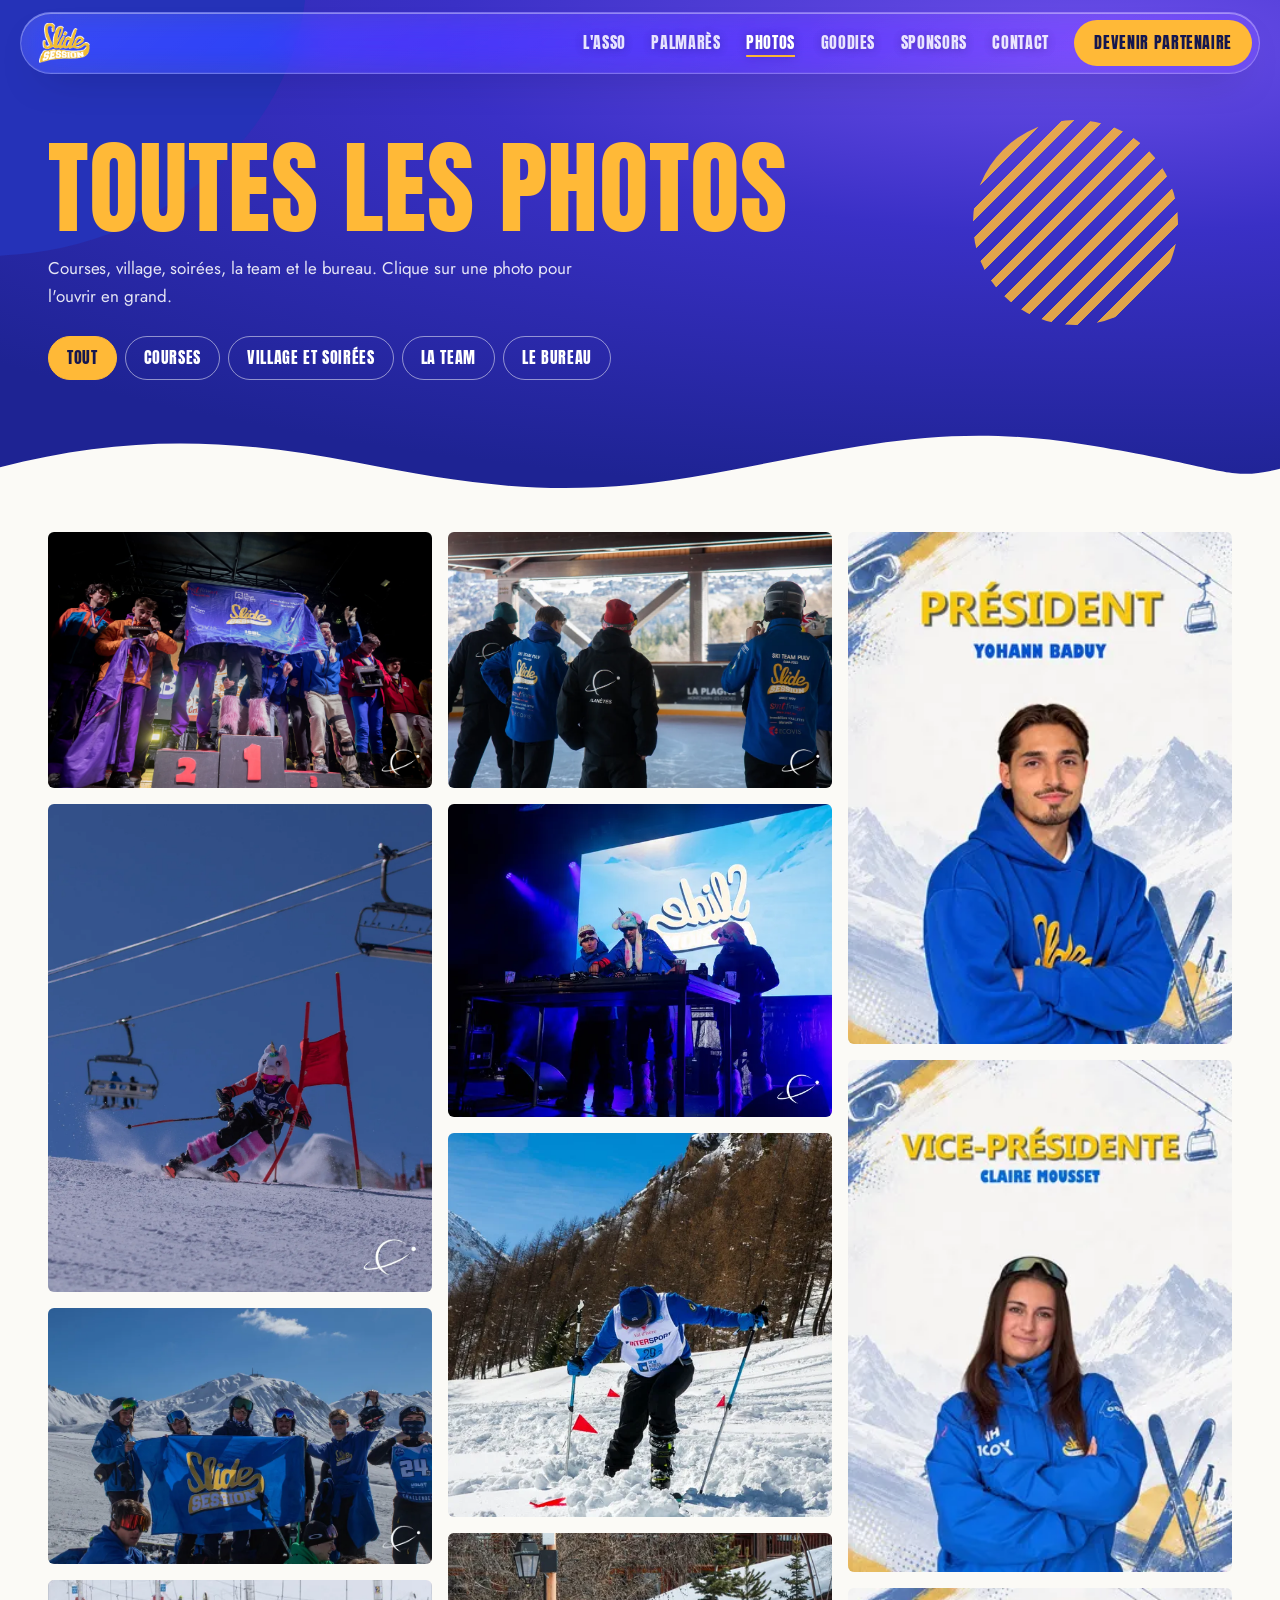
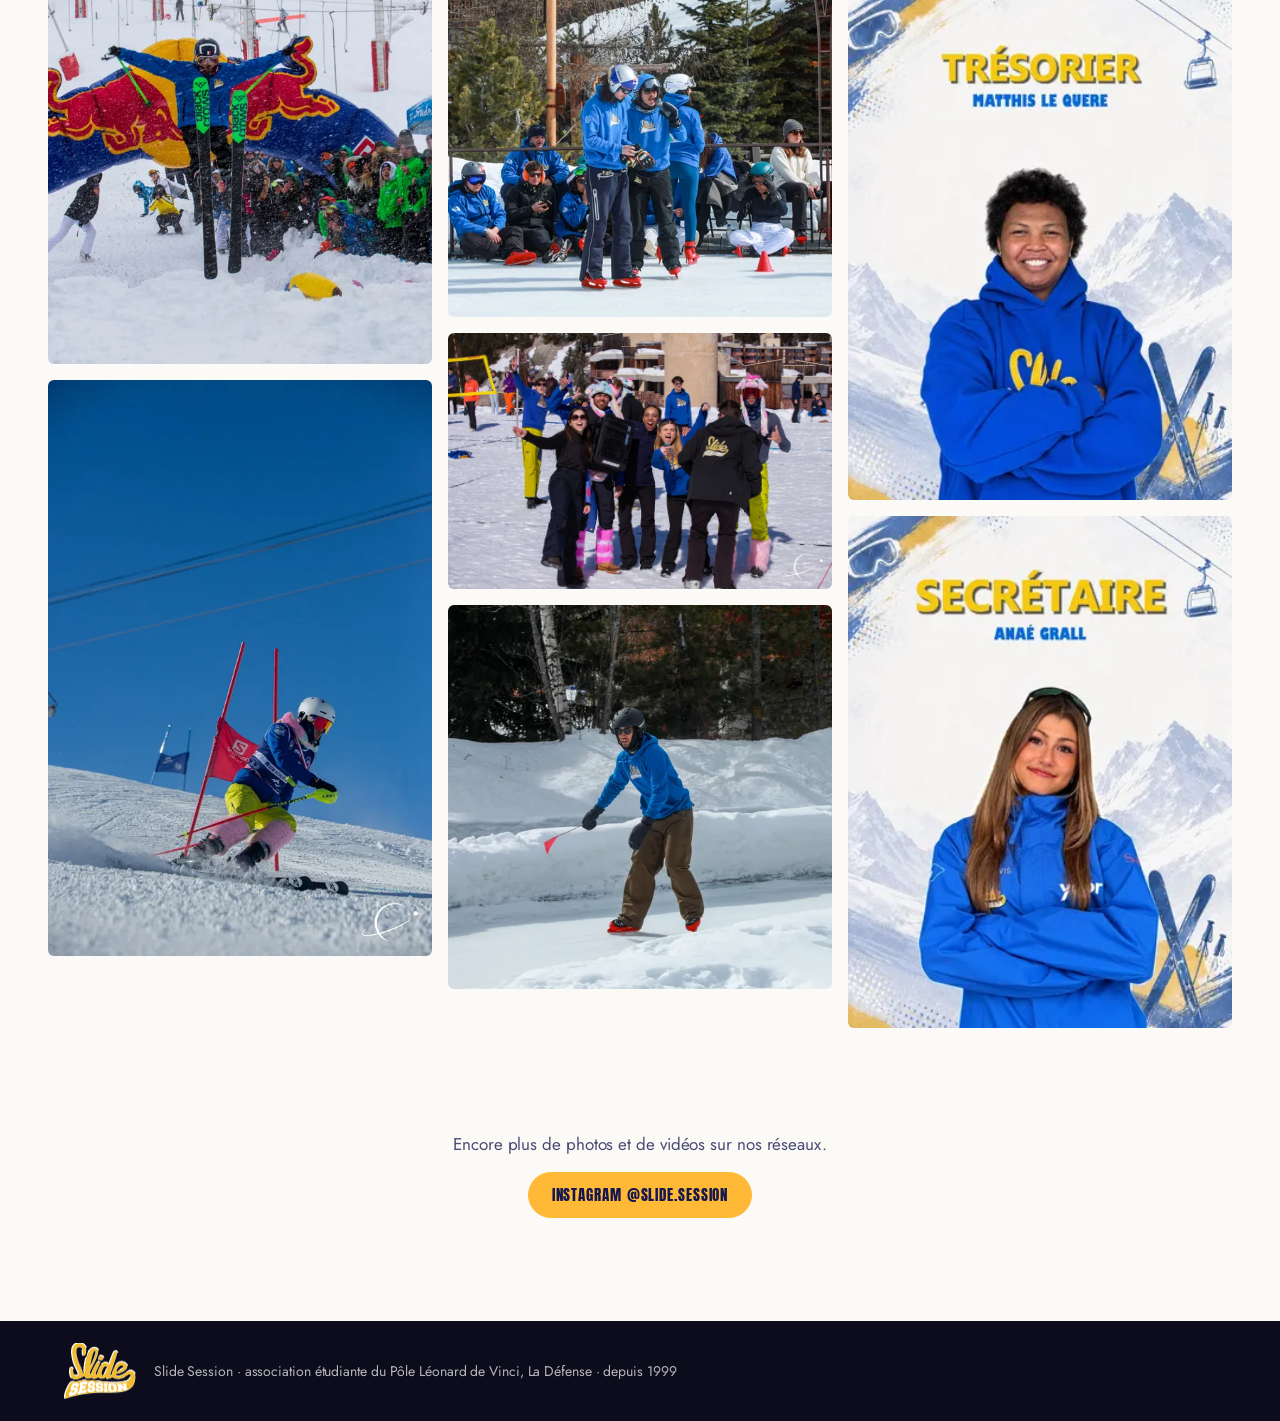
<file: photos.html>
<!doctype html>
<html lang="fr">
<head>
<meta charset="utf-8">
<meta name="viewport" content="width=device-width, initial-scale=1, viewport-fit=cover">
<title>Photos · Slide Session</title>
<meta name="description" content="Toutes les photos de Slide Session : courses, village, soirées, la team et le bureau.">
<link rel="icon" href="assets/logo.png">
<link rel="preconnect" href="https://fonts.googleapis.com">
<link rel="preconnect" href="https://fonts.gstatic.com" crossorigin>
<link href="https://fonts.googleapis.com/css2?family=Anton&family=Jost:wght@400;500;600;700&display=swap" rel="stylesheet">
<link rel="stylesheet" href="scrollcraft.css">
<link rel="stylesheet" href="site.css">
<style>
  .ptop { position: relative; color: #fff; padding: 140px 0 clamp(90px, 10vw, 140px); overflow: clip;
    background: radial-gradient(120% 90% at 85% 8%, #6C4EEA 0%, #3A30C6 42%, #1E2393 100%); }
  .ptop .wrap { position: relative; z-index: 2; display: grid; gap: 18px; }
  .ptop .caps { color: var(--sc-accent); }
  .ptop p { max-width: 560px; color: rgba(255,255,255,.88); }
  .ptop .hero__blob--a { width: 40vw; top: -20vw; }
  .filters { display: flex; flex-wrap: wrap; gap: 8px; margin-top: 8px; }
  .filters button { min-height: 44px; padding: 0 18px; border-radius: 999px; border: 1.5px solid rgba(255,255,255,.5); background: none; color: #fff; font-family: var(--sc-font-display); font-size: 16px; letter-spacing: .04em; text-transform: uppercase; cursor: pointer; transition: background-color .2s, color .2s; }
  .filters button[aria-pressed="true"] { background: var(--sc-accent); border-color: var(--sc-accent); color: var(--sc-accent-ink); }
  .grid { columns: 3 300px; column-gap: 16px; padding-block: 24px clamp(56px, 8vw, 110px); }
  .grid button { display: block; width: 100%; margin: 0 0 16px; padding: 0; border: 0; background: none; cursor: zoom-in; break-inside: avoid; position: relative; border-radius: 6px; overflow: hidden; }
  .grid img { width: 100%; height: auto; transition: transform .5s var(--ease-out); }
  .grid button:hover img { transform: scale(1.04); }
  .grid span { position: absolute; left: 10px; bottom: 10px; padding: 5px 10px; border-radius: 999px; background: rgba(16,15,52,.72); color: #fff; font-size: 13px; font-weight: 600; opacity: 0; transition: opacity .2s; }
  .grid button:hover span, .grid button:focus-visible span { opacity: 1; }
  .grid button[hidden] { display: none; }
  .more { text-align: center; display: grid; justify-items: center; gap: 14px; padding-bottom: clamp(56px, 8vw, 110px); color: var(--sc-ink-soft); }
  dialog { width: 100vw; height: 100vh; max-width: none; max-height: none; margin: 0; padding: 0; border: 0; background: rgba(10,10,30,.94); color: #fff; }
  dialog[open] { display: grid; grid-template-rows: auto 1fr auto; }
  .lb__bar { display: flex; justify-content: space-between; align-items: center; padding: 12px 16px; }
  .lb__img { display: grid; place-items: center; min-height: 0; padding: 0 64px; }
  .lb__img img { max-width: 100%; max-height: 100%; object-fit: contain; border-radius: 4px; }
  .lb__cap { text-align: center; padding: 14px 16px 22px; font-weight: 600; }
  dialog button { width: 48px; height: 48px; border-radius: 50%; border: 1px solid rgba(255,255,255,.3); background: rgba(255,255,255,.08); color: #fff; font-size: 22px; cursor: pointer; }
  .lb__prev, .lb__next { position: fixed; top: 50%; margin-top: -24px; }
  .lb__prev { left: 12px; } .lb__next { right: 12px; }
  @media (max-width: 600px) { .lb__img { padding: 0 8px; } .lb__prev, .lb__next { top: auto; bottom: 14px; margin: 0; } }
</style>
</head>
<body>

<svg width="0" height="0" style="position:absolute" aria-hidden="true">
  <symbol id="ridge" viewBox="0 0 1440 110" preserveAspectRatio="none">
    <path d="M0 110V58C140 18 260 22 400 52S640 98 800 66 1060 2 1220 30 1380 76 1440 60V110Z"/>
  </symbol>
</svg>

<header class="bar" id="haut">
  <a class="bar__logo" href="index.html#haut" aria-label="Slide Session, accueil"><img src="assets/logo.png" alt="Slide Session" width="288" height="227"></a>
  <nav class="bar__nav" id="nav" aria-label="Navigation principale">
    <a href="index.html#asso">L'asso</a>
    <a href="index.html#palmares">Palmarès</a>
    <a href="photos.html" aria-current="page">Photos</a>
    <a href="index.html#goodies">Goodies</a>
    <a href="index.html#sponsors">Sponsors</a>
    <a href="index.html#contact">Contact</a>
    <a href="index.html#partenaire" class="bar__cta">Devenir partenaire</a>
  </nav>
  <button class="bar__menu" type="button" aria-expanded="false" aria-controls="nav">Menu</button>
</header>

<main>
  <section class="ptop">
    <div class="hero__blob hero__blob--a" aria-hidden="true"></div>
    <div class="hero__stripes" aria-hidden="true" style="left:auto;right:8vw;top:120px;bottom:auto"></div>
    <div class="wrap">
      <h1 class="caps caps--xl">Toutes les photos</h1>
      <p>Courses, village, soirées, la team et le bureau. Clique sur une photo pour l'ouvrir en grand.</p>
      <div class="filters" role="group" aria-label="Filtrer les photos">
        <button type="button" data-f="all" aria-pressed="true">Tout</button>
        <button type="button" data-f="course" aria-pressed="false">Courses</button>
        <button type="button" data-f="village" aria-pressed="false">Village et soirées</button>
        <button type="button" data-f="team" aria-pressed="false">La team</button>
        <button type="button" data-f="bureau" aria-pressed="false">Le bureau</button>
      </div>
    </div>
    <svg class="ridge" aria-hidden="true"><use href="#ridge" width="100%" height="100%"/></svg>
  </section>

  <div class="wrap grid">
    <button type="button" data-c="village"><img src="assets/hero.webp" alt="Le podium, drapeau Slide Session déployé" loading="lazy"><span>Le podium</span></button>
    <button type="button" data-c="course"><img src="assets/unicorn.webp" alt="Rider déguisé en licorne en slalom géant" loading="lazy"><span>Le bonnet licorne, en course</span></button>
    <button type="button" data-c="team"><img src="assets/team-flag.webp" alt="La team avec le drapeau en haut des pistes" loading="lazy"><span>La team et le drapeau</span></button>
    <button type="button" data-c="village"><img src="assets/g-redbull.webp" alt="Skieur en l'air devant l'arche Red Bull" loading="lazy"><span>Village Red Bull</span></button>
    <button type="button" data-c="course"><img src="assets/g-gs.webp" alt="Slalom géant sous le télésiège" loading="lazy"><span>Géant, La Plagne</span></button>
    <button type="button" data-c="team"><img src="assets/team-ice.webp" alt="Riders en vestes Slide à la patinoire de La Plagne" loading="lazy"><span>Vestes Slide à La Plagne</span></button>
    <button type="button" data-c="village"><img src="assets/g-dj.webp" alt="DJ set sur scène devant l'écran Slide" loading="lazy"><span>Le DJ set Slide</span></button>
    <button type="button" data-c="course"><img src="assets/g-slalom.webp" alt="Slalom en forêt" loading="lazy"><span>Spécial en forêt</span></button>
    <button type="button" data-c="team"><img src="assets/g-crew.webp" alt="L'équipe en vestes bleues au pied des pistes" loading="lazy"><span>L'équipe au départ</span></button>
    <button type="button" data-c="village"><img src="assets/g-friends.webp" alt="Membres déguisés au village" loading="lazy"><span>Challenge Village</span></button>
    <button type="button" data-c="course"><img src="assets/g-snooc.webp" alt="Course de snooc" loading="lazy"><span>Course de snooc</span></button>
    <button type="button" data-c="bureau"><img src="assets/b-yohann.webp" alt="Yohann Baduy, président" loading="lazy"><span>Yohann, président</span></button>
    <button type="button" data-c="bureau"><img src="assets/b-claire.webp" alt="Claire Mousset, vice-présidente" loading="lazy"><span>Claire, vice-présidente</span></button>
    <button type="button" data-c="bureau"><img src="assets/b-matthis.webp" alt="Matthis Le Quéré, trésorier" loading="lazy"><span>Matthis, trésorier</span></button>
    <button type="button" data-c="bureau"><img src="assets/b-anae.webp" alt="Anaé Grall, secrétaire" loading="lazy"><span>Anaé, secrétaire</span></button>
  </div>

  <div class="wrap more">
    <p>Encore plus de photos et de vidéos sur nos réseaux.</p>
    <a class="btn btn--solid" href="https://www.instagram.com/slide.session/" target="_blank" rel="noopener">Instagram @slide.session</a>
  </div>

  <footer class="foot">
    <img src="assets/logo.png" alt="" width="96" height="76" loading="lazy">
    <p>Slide Session · association étudiante du Pôle Léonard de Vinci, La Défense · depuis 1999</p>
  </footer>
</main>

<dialog class="lb" aria-label="Photo en grand">
  <div class="lb__bar"><span class="lb__count"></span><button type="button" class="lb__close" aria-label="Fermer">×</button></div>
  <div class="lb__img"><img alt=""></div>
  <p class="lb__cap"></p>
  <button type="button" class="lb__prev" aria-label="Photo précédente">‹</button>
  <button type="button" class="lb__next" aria-label="Photo suivante">›</button>
</dialog>

<script>
(function () {
  var bar = document.querySelector('.bar'), menu = bar.querySelector('.bar__menu');
  menu.addEventListener('click', function () { menu.setAttribute('aria-expanded', bar.classList.toggle('is-open')); });
  // en-tête en verre : teinte claire au-dessus de la grille de photos
  var tone = function () {
    var r = bar.getBoundingClientRect(), under = document.elementsFromPoint(r.left + 24, r.top + r.height / 2).filter(function (el) { return !bar.contains(el); })[0];
    bar.classList.toggle('is-light', !(under && under.closest('.ptop, .foot, dialog')));
  };
  addEventListener('scroll', function () { requestAnimationFrame(tone); }, { passive: true });
  tone();

  var items = [].slice.call(document.querySelectorAll('.grid button'));
  document.querySelector('.filters').addEventListener('click', function (e) {
    var b = e.target.closest('button'); if (!b) return;
    this.querySelectorAll('button').forEach(function (x) { x.setAttribute('aria-pressed', x === b); });
    items.forEach(function (it) { it.hidden = b.dataset.f !== 'all' && it.dataset.c !== b.dataset.f; });
  });

  var lb = document.querySelector('.lb'), img = lb.querySelector('img'), cap = lb.querySelector('.lb__cap'), count = lb.querySelector('.lb__count'), cur = 0;
  var visible = function () { return items.filter(function (it) { return !it.hidden; }); };
  var show = function (i) {
    var v = visible(); cur = (i + v.length) % v.length;
    var src = v[cur].querySelector('img');
    img.src = src.src; img.alt = src.alt; cap.textContent = v[cur].querySelector('span').textContent;
    count.textContent = (cur + 1) + ' / ' + v.length;
  };
  items.forEach(function (it) { it.addEventListener('click', function () { show(visible().indexOf(it)); lb.showModal(); }); });
  lb.querySelector('.lb__close').addEventListener('click', function () { lb.close(); });
  lb.querySelector('.lb__prev').addEventListener('click', function () { show(cur - 1); });
  lb.querySelector('.lb__next').addEventListener('click', function () { show(cur + 1); });
  lb.addEventListener('keydown', function (e) { if (e.key === 'ArrowLeft') show(cur - 1); if (e.key === 'ArrowRight') show(cur + 1); });
})();
</script>
</body>
</html>
</file>
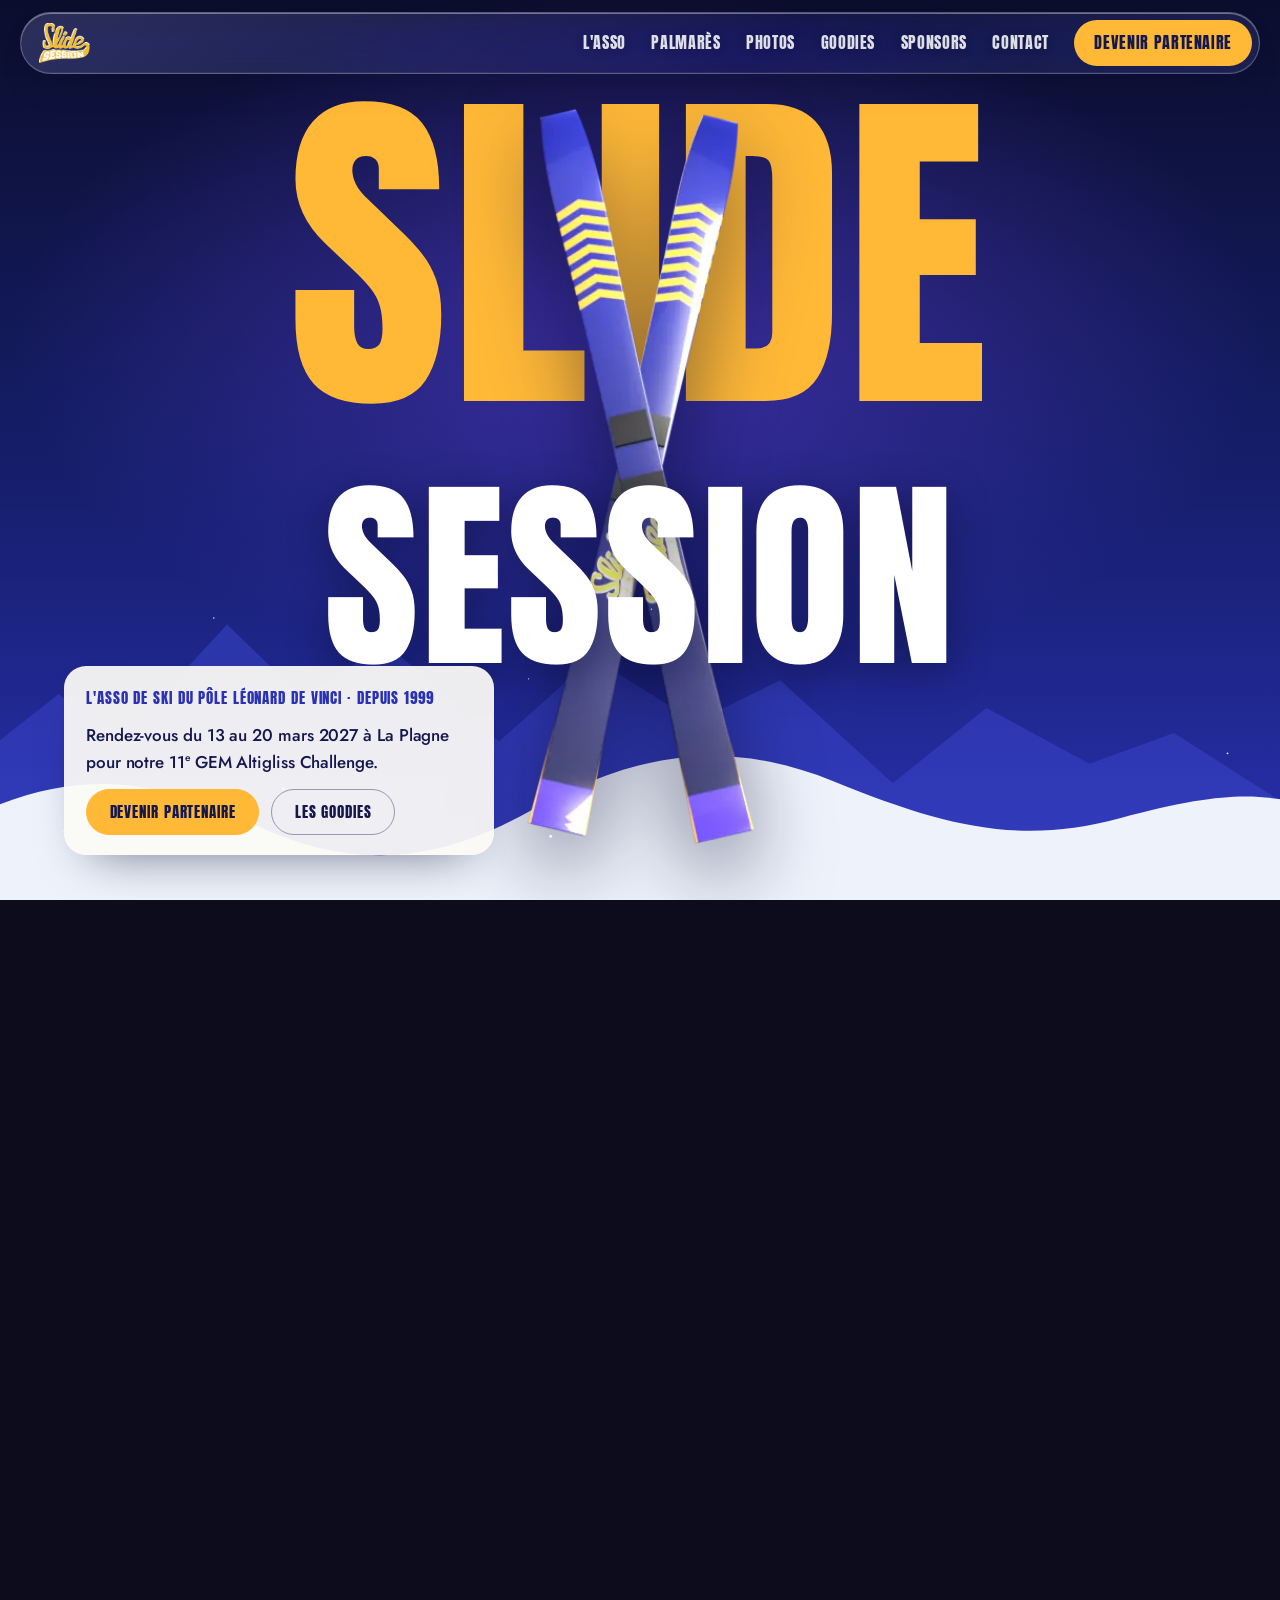
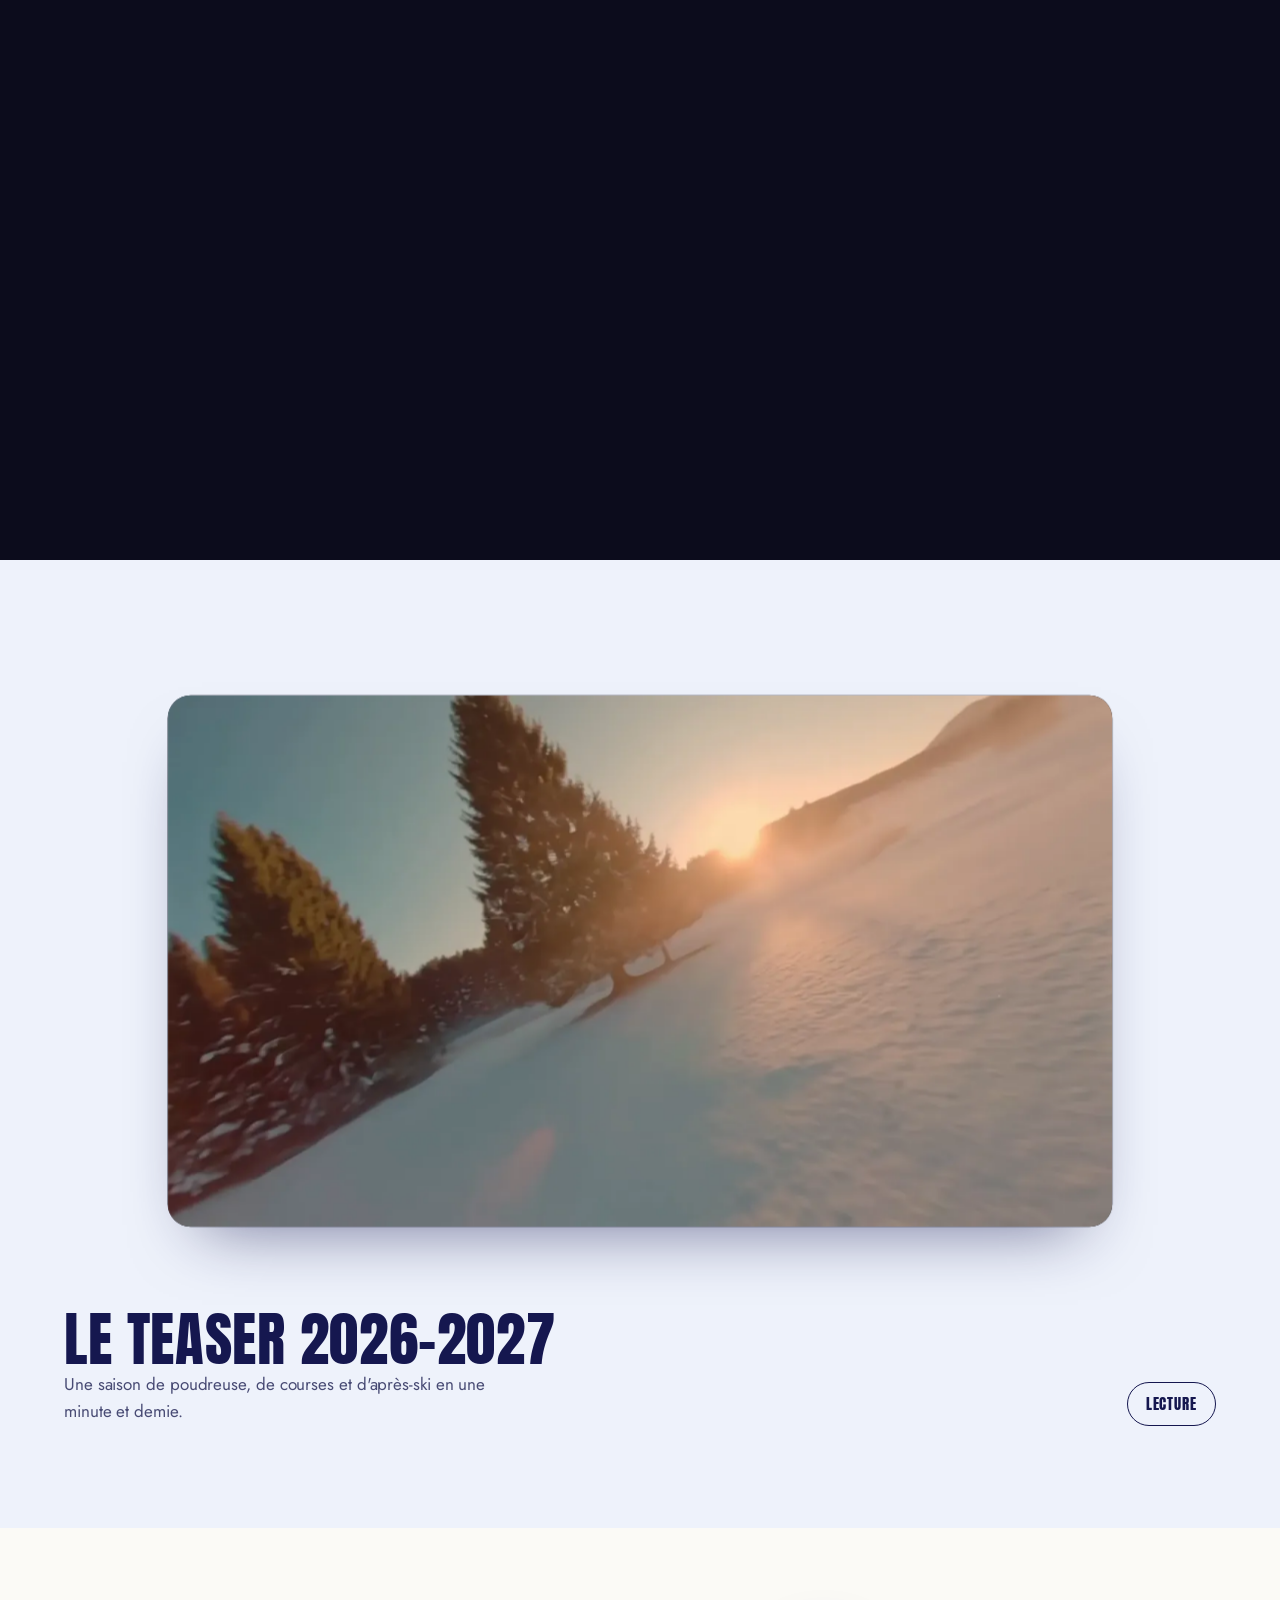
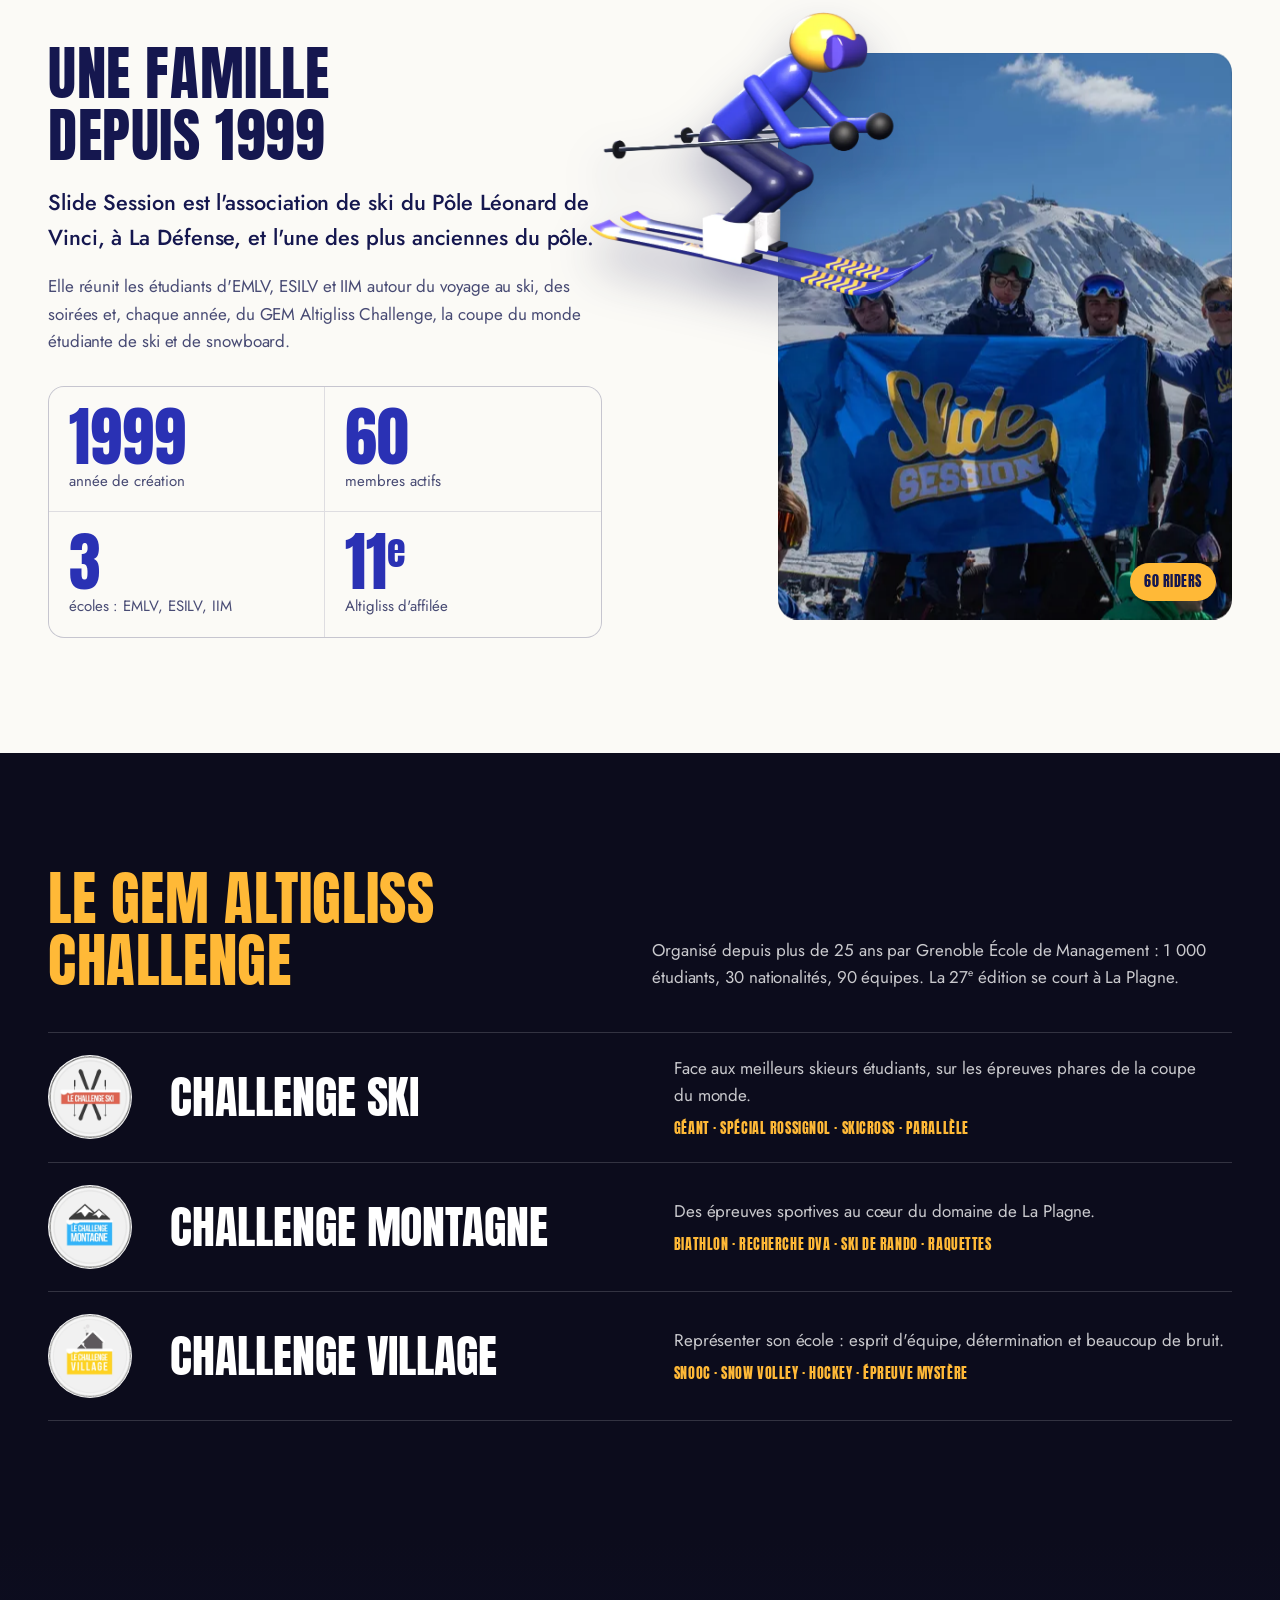
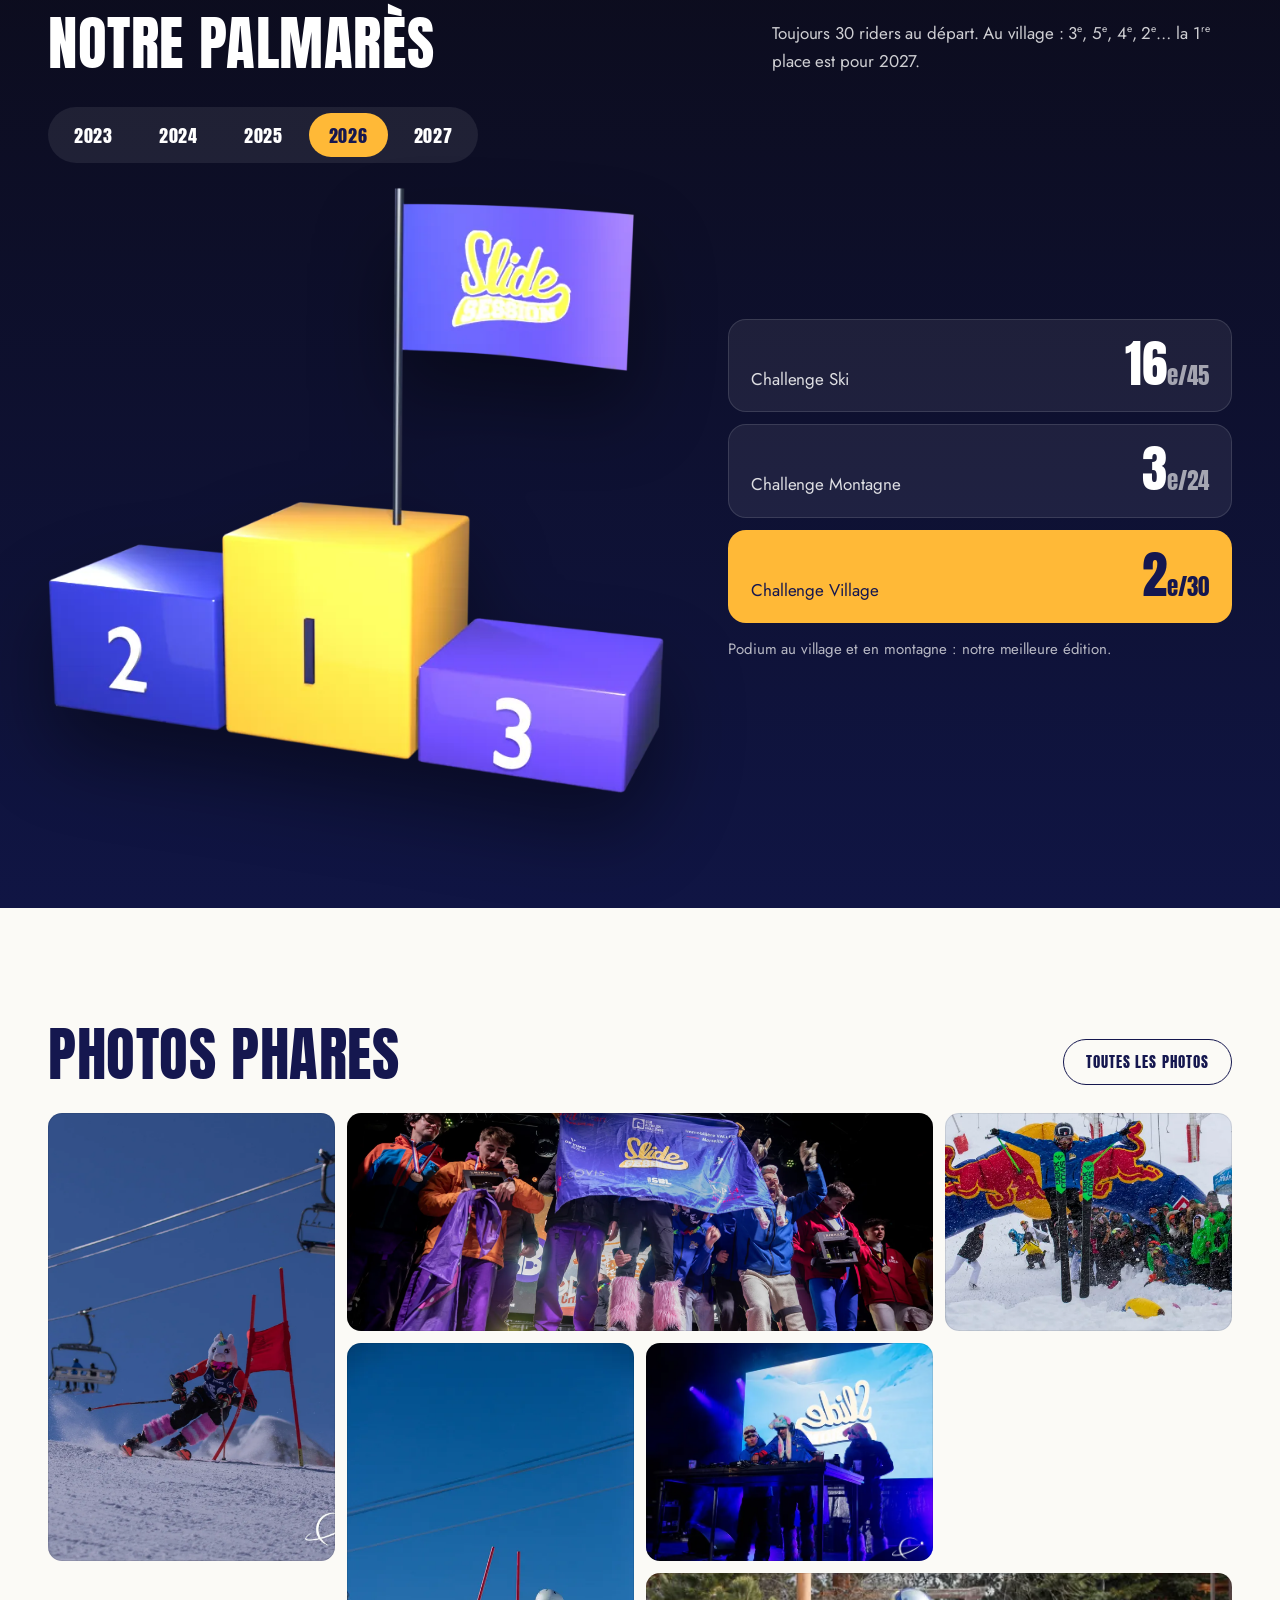
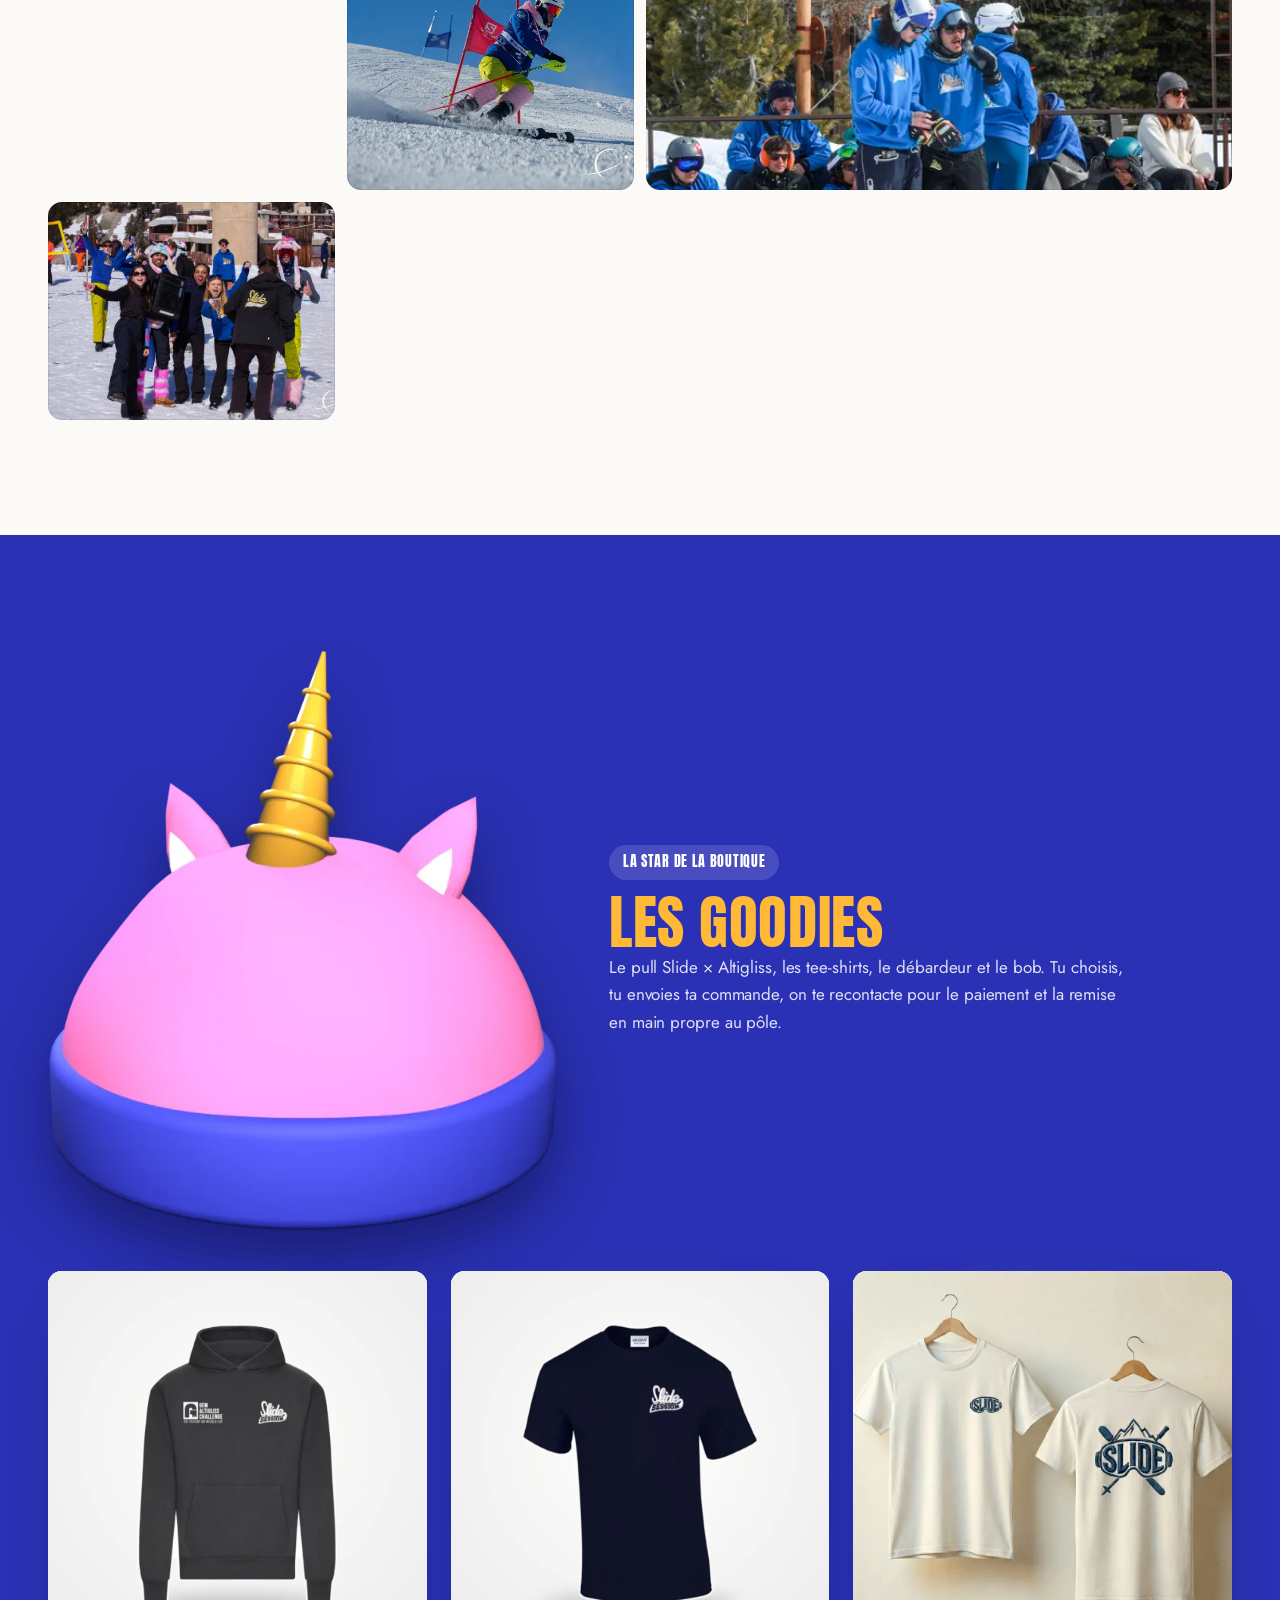
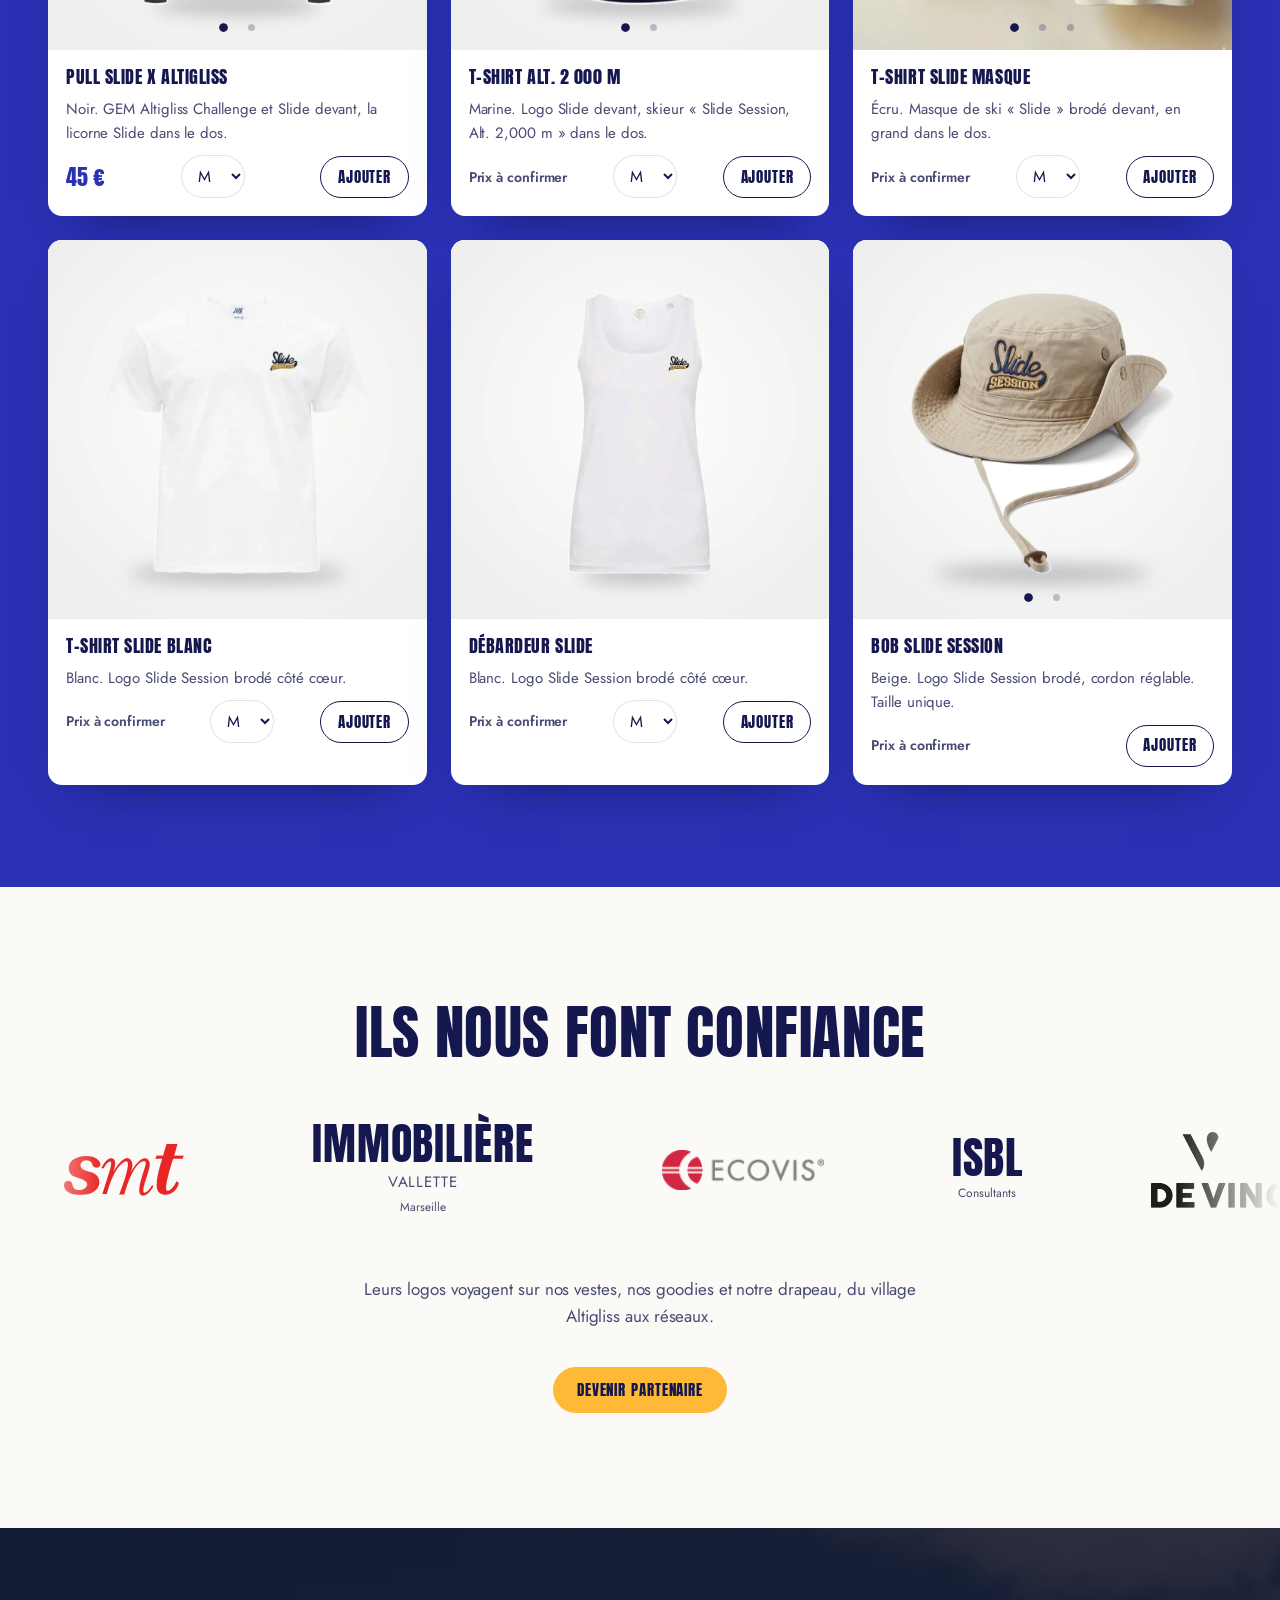
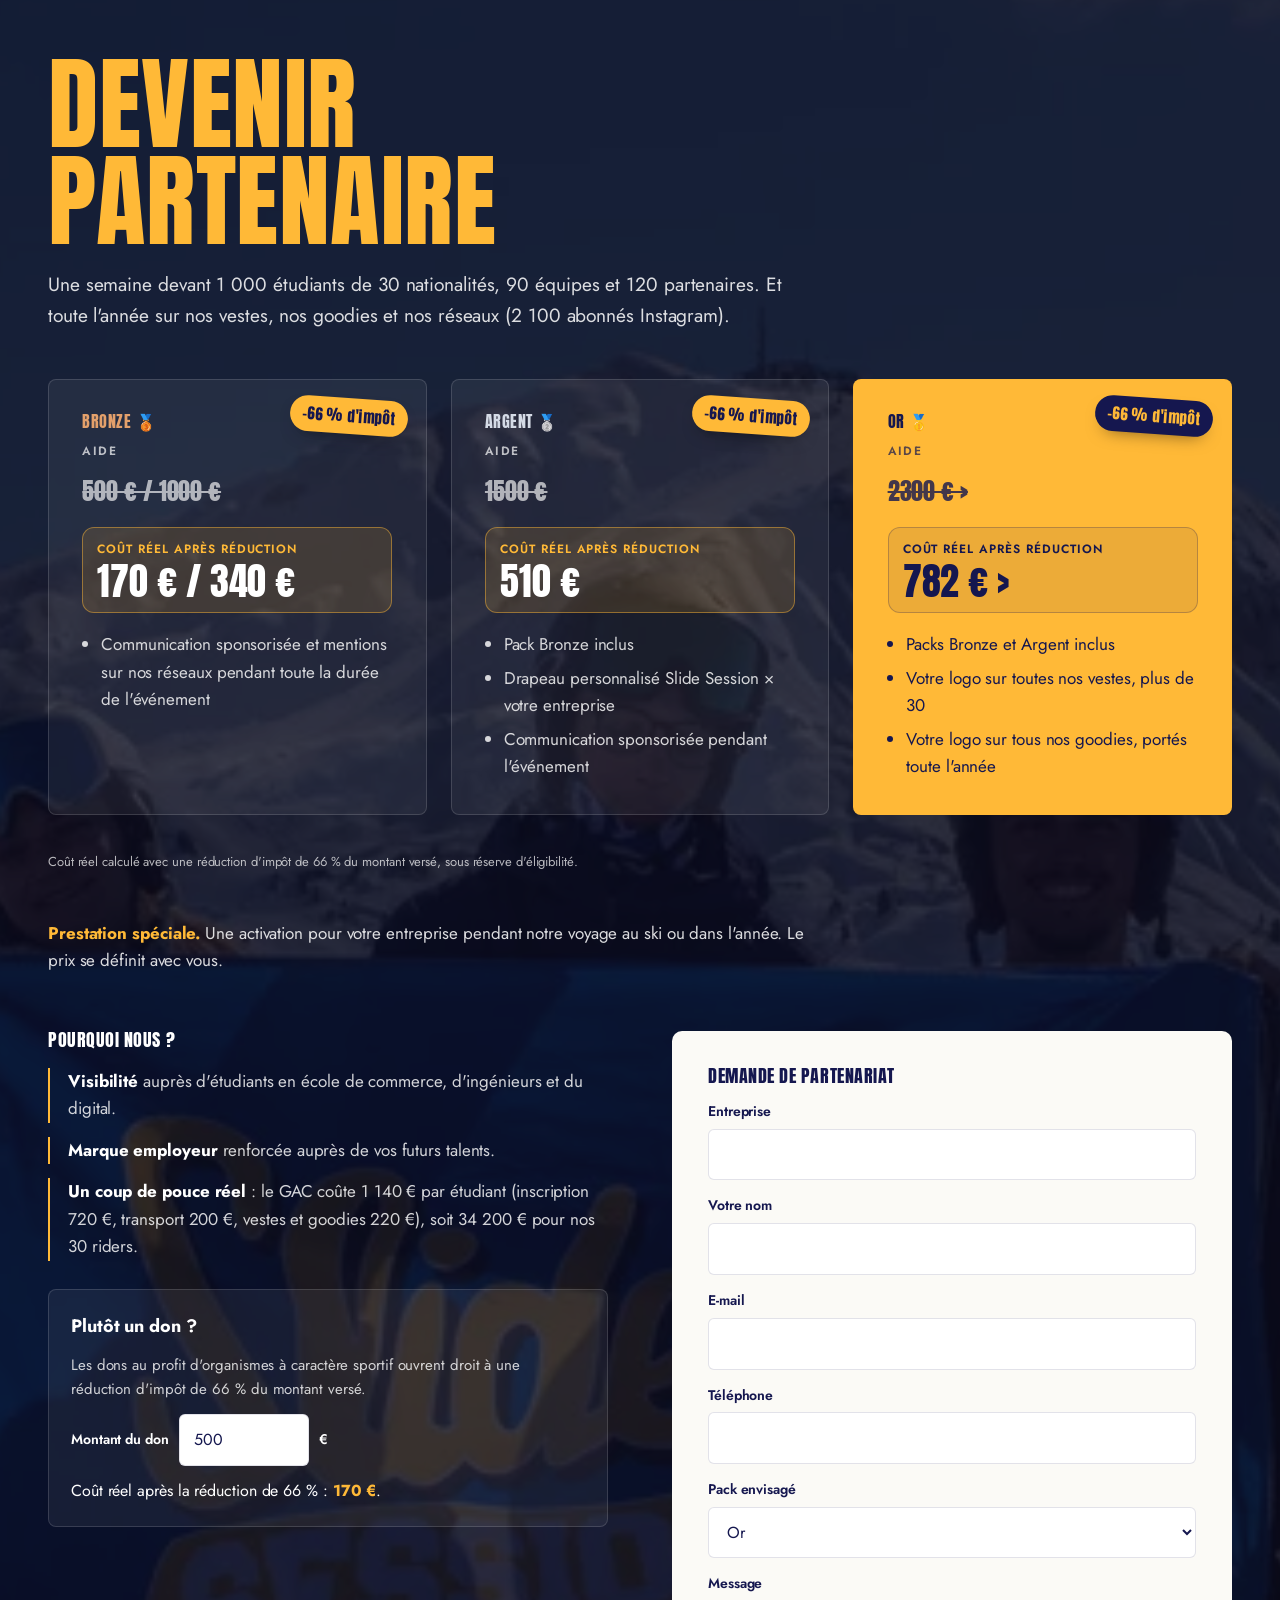
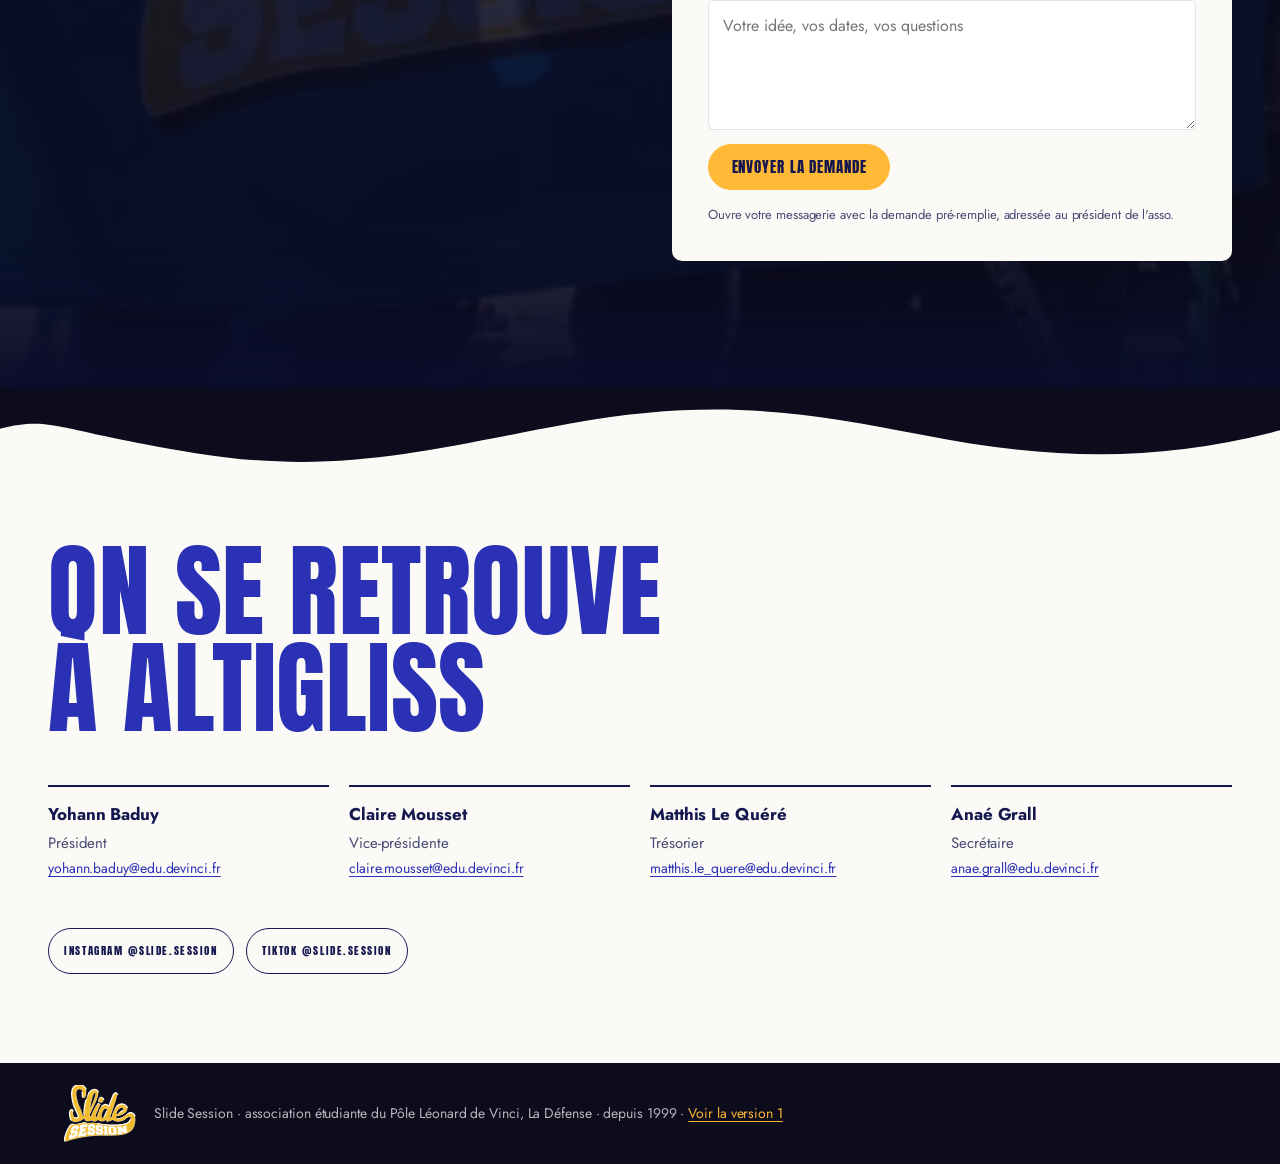
<file: v2.html>
<!doctype html>
<html lang="fr">
<head>
<meta charset="utf-8">
<meta name="viewport" content="width=device-width, initial-scale=1, viewport-fit=cover">
<title>Slide Session · l'asso de ski du Pôle Léonard de Vinci</title>
<meta name="description" content="Slide Session, l'association de ski du Pôle Léonard de Vinci depuis 1999 : GEM Altigliss Challenge, palmarès, goodies, sponsors et partenariats.">
<link rel="icon" href="assets/logo.png">
<link rel="preconnect" href="https://fonts.googleapis.com">
<link rel="preconnect" href="https://fonts.gstatic.com" crossorigin>
<link href="https://fonts.googleapis.com/css2?family=Anton&family=Jost:wght@400;500;600;700&display=swap" rel="stylesheet">
<link rel="preload" as="image" href="v2/img/skis/skis-000.webp">
<link rel="stylesheet" href="scrollcraft.css">
<link rel="stylesheet" href="site.css">
<link rel="stylesheet" href="v2/v2.css">
</head>
<body class="v2">

<svg width="0" height="0" style="position:absolute" aria-hidden="true">
  <symbol id="ridge" viewBox="0 0 1440 110" preserveAspectRatio="none">
    <path d="M0 110V58C140 18 260 22 400 52S640 98 800 66 1060 2 1220 30 1380 76 1440 60V110Z"/>
  </symbol>
  <symbol id="crest" viewBox="0 0 1288 110" preserveAspectRatio="none">
    <path d="M0 110V62l38-9 30 14 44-30 26 18 40-26 34 22 22-8 46 27 38-35 30 15 26-6 52 30 40-42 28 20 34-12 30 22 52-24 36 16 44-34 24 12 30-4 46 30 34-22 40 16 26-30 36 24 48-18 30 20 44-38 32 26 36-10 40 22 30-14 38 12 34-26 30 18V110Z"/>
  </symbol>
</svg>

<header class="bar" id="haut">
  <a class="bar__logo" href="#haut" aria-label="Slide Session, accueil"><img src="assets/logo.png" alt="Slide Session" width="288" height="227"></a>
  <nav class="bar__nav" id="nav" aria-label="Navigation principale">
    <a href="#asso">L'asso</a>
    <a href="#palmares">Palmarès</a>
    <a href="photos.html">Photos</a>
    <a href="#goodies">Goodies</a>
    <a href="#sponsors">Sponsors</a>
    <a href="#contact">Contact</a>
    <a href="#partenaire" class="bar__cta">Devenir partenaire</a>
  </nav>
  <button class="bar__menu" type="button" aria-expanded="false" aria-controls="nav">Menu</button>
</header>

<main>

  <!-- HÉROS 3D : « SLIDE » derrière, skis Blender au milieu, « SESSION » devant, neige -->
  <section class="x-hero" id="haut-page">
    <div class="x-hero__stage">
      <div class="x-sky" aria-hidden="true"></div>
      <svg class="x-mtn x-mtn--far" viewBox="0 0 1420 220" preserveAspectRatio="none" aria-hidden="true"><path d="M0 220V120l90-48 70 30 110-80 80 52 90-38 120 70 100-60 110 46 90-30 120 74 100-54 110 40 90-22 140 60V220Z"/></svg>
      <p class="x-word x-word--back" aria-hidden="true">Slide</p>
      <img class="x-skis-poster" src="v2/img/skis/skis-000.webp" alt="" width="720" height="960" fetchpriority="high">
      <canvas class="x-skis" width="720" height="960" aria-hidden="true"></canvas>
      <svg class="x-mtn x-mtn--near" viewBox="0 0 1580 160" preserveAspectRatio="none" aria-hidden="true"><path d="M0 160V92c120-40 220-30 330 6s210 36 330-10 230-60 360-24 220 52 340 30 160-20 220-12V160Z"/></svg>
      <p class="x-word x-word--front" aria-hidden="true">Session</p>
      <canvas class="hero__snow" aria-hidden="true"></canvas>
      <div class="x-hero__copy">
        <h1 class="sr-only">Slide Session, l'asso de ski du Pôle Léonard de Vinci</h1>
        <p class="x-kicker">L'asso de ski du Pôle Léonard de Vinci · depuis 1999</p>
        <p class="x-lead">Rendez-vous du 13 au 20 mars 2027 à La Plagne pour notre 11<sup>e</sup> GEM Altigliss Challenge.</p>
        <div class="band__cta">
          <a class="btn btn--solid" href="#partenaire">Devenir partenaire</a>
          <a class="btn btn--ghost" href="#goodies">Les goodies</a>
        </div>
      </div>
    </div>
  </section>

  <!-- TEASER -->
  <section class="x-teaser" aria-labelledby="teaser-titre">
    <div class="x-teaser__frame">
      <video muted loop playsinline preload="none" poster="assets/teaser-poster.webp" data-src="assets/teaser.mp4" data-src-mobile="assets/teaser-m.mp4"
             aria-label="Teaser vidéo de Slide Session : ski, Altigliss et soirées"></video>
    </div>
    <div class="x-teaser__bar">
      <div>
        <h2 class="caps caps--lg" id="teaser-titre">Le teaser 2026-2027</h2>
        <p>Une saison de poudreuse, de courses et d'après-ski en une minute et demie.</p>
      </div>
      <button type="button" class="x-play" aria-pressed="false"><span>Lecture</span></button>
    </div>
  </section>

  <!-- L'ASSO -->
  <section class="x-asso wrap" id="asso" data-sc-act="flow">
    <div class="x-asso__text" data-sc-in data-sc-stagger="80">
      <h2 class="caps caps--lg">Une famille depuis 1999</h2>
      <p class="lead">Slide Session est l'association de ski du Pôle Léonard de Vinci, à La Défense, et l'une des plus anciennes du pôle.</p>
      <p>Elle réunit les étudiants d'EMLV, ESILV et IIM autour du voyage au ski, des soirées et, chaque année, du GEM Altigliss Challenge, la coupe du monde étudiante de ski et de snowboard.</p>
      <ul class="x-facts">
        <li><b>1999</b><span>année de création</span></li>
        <li><b>60</b><span>membres actifs</span></li>
        <li><b>3</b><span>écoles : EMLV, ESILV, IIM</span></li>
        <li><b>11<sup>e</sup></b><span>Altigliss d'affilée</span></li>
      </ul>
    </div>
    <div class="x-asso__visual">
      <img class="x-asso__photo" data-sc-parallax="0.05" src="assets/team-flag.webp" alt="La team Slide Session avec son drapeau en haut des pistes" loading="lazy">
      <img class="x-asso__skier" data-sc-parallax="-0.14" src="v2/img/skieur.webp" alt="Skieur Slide Session modélisé en 3D, casque jaune et veste bleue, en position de descente" loading="lazy">
      <span class="x-asso__tag">60 riders</span>
    </div>
  </section>

  <!-- LES 3 CHALLENGES -->
  <section class="x-chal" id="challenges">
    <div class="wrap">
      <div class="x-chal__head" data-sc-in>
        <h2 class="caps caps--lg">Le GEM Altigliss Challenge</h2>
        <p>Organisé depuis plus de 25 ans par Grenoble École de Management : 1 000 étudiants, 30 nationalités, 90 équipes. La 27<sup>e</sup> édition se court à La Plagne.</p>
      </div>
      <ol data-sc-in data-sc-stagger="90">
        <li><img src="assets/ch-ski.webp" alt="" width="84" height="84" loading="lazy"><h3>Challenge Ski</h3><p>Face aux meilleurs skieurs étudiants, sur les épreuves phares de la coupe du monde.<small>Géant · Spécial Rossignol · Skicross · Parallèle</small></p></li>
        <li><img src="assets/ch-montagne.webp" alt="" width="84" height="84" loading="lazy"><h3>Challenge Montagne</h3><p>Des épreuves sportives au cœur du domaine de La Plagne.<small>Biathlon · Recherche DVA · Ski de rando · Raquettes</small></p></li>
        <li><img src="assets/ch-village.webp" alt="" width="84" height="84" loading="lazy"><h3>Challenge Village</h3><p>Représenter son école : esprit d'équipe, détermination et beaucoup de bruit.<small>Snooc · Snow volley · Hockey · Épreuve mystère</small></p></li>
      </ol>
    </div>
  </section>

  <!-- PALMARÈS : podium 3D -->
  <section class="x-palm" id="palmares">
    <div class="wrap">
      <div class="x-palm__head">
        <h2 class="caps caps--lg">Notre palmarès</h2>
        <p>Toujours 30 riders au départ. Au village : 3<sup>e</sup>, 5<sup>e</sup>, 4<sup>e</sup>, 2<sup>e</sup>… la 1<sup>re</sup> place est pour 2027.</p>
      </div>
      <div class="x-tabs" role="tablist" aria-label="Choisir une année">
        <button type="button" role="tab" data-y="2023" aria-controls="palm-panel">2023</button>
        <button type="button" role="tab" data-y="2024" aria-controls="palm-panel">2024</button>
        <button type="button" role="tab" data-y="2025" aria-controls="palm-panel">2025</button>
        <button type="button" role="tab" data-y="2026" aria-controls="palm-panel">2026</button>
        <button type="button" role="tab" data-y="2027" aria-controls="palm-panel">2027</button>
      </div>
      <div class="x-palm__stage">
        <img class="x-palm__podium" src="v2/img/podium.webp" alt="Podium 3D aux couleurs Slide Session, drapeau de l'asso sur la 1re marche" loading="lazy">
        <div id="palm-panel" role="tabpanel" aria-live="polite">
          <ul class="x-ranks"></ul>
          <p class="x-palm__note"></p>
        </div>
      </div>
    </div>
  </section>

  <!-- PHOTOS -->
  <section class="x-photos wrap" id="galerie">
    <div class="x-photos__head">
      <h2 class="caps caps--lg">Photos phares</h2>
      <a class="btn" href="photos.html">Toutes les photos</a>
    </div>
    <div class="x-mosaic">
      <img class="t2" src="assets/unicorn.webp" alt="Rider déguisé en licorne en slalom géant" loading="lazy">
      <img class="w2" src="assets/hero.webp" alt="Le podium, drapeau Slide Session déployé" loading="lazy">
      <img src="assets/g-redbull.webp" alt="Skieur en l'air devant l'arche Red Bull" loading="lazy">
      <img class="t2" src="assets/g-gs.webp" alt="Slalom géant sous le télésiège" loading="lazy">
      <img src="assets/g-dj.webp" alt="DJ set sur scène devant l'écran Slide" loading="lazy">
      <img class="w2" src="assets/g-crew.webp" alt="L'équipe en vestes bleues au pied des pistes" loading="lazy">
      <img src="assets/g-friends.webp" alt="Membres déguisés au village" loading="lazy">
    </div>
  </section>

  <!-- GOODIES : le bonnet licorne 3D en vedette -->
  <section class="goodies x-goodies" id="goodies">
    <div class="wrap">
      <div class="x-goodies__hero">
        <img src="v2/img/bonnet.webp" alt="Bonnet licorne Slide Session modélisé en 3D : rose, corne dorée, bande bleue" loading="lazy">
        <div>
          <span class="x-pill">La star de la boutique</span>
          <h2 class="caps caps--lg">Les goodies</h2>
          <p>Le pull Slide × Altigliss, les tee-shirts, le débardeur et le bob. Tu choisis, tu envoies ta commande, on te recontacte pour le paiement et la remise en main propre au pôle.</p>
        </div>
      </div>
      <div class="shop"></div>
    </div>
    <aside class="cart" aria-label="Panier" hidden>
      <div class="cart__panel">
        <div class="cart__top"><h3 class="caps">Ton panier</h3><button type="button" class="cart__close" aria-label="Fermer le panier">×</button></div>
        <ul class="cart__list"></ul>
        <p class="cart__total"></p>
        <form class="cart__form">
          <label>Prénom et nom<input name="nom" required autocomplete="name"></label>
          <label>E-mail<input name="email" type="email" required autocomplete="email"></label>
          <label>École<select name="ecole"><option>EMLV</option><option>ESILV</option><option>IIM</option><option>Autre</option></select></label>
          <button class="btn btn--solid" type="submit">Envoyer ma commande</button>
          <p class="fine">Ouvre ton application mail avec la commande pré-remplie. Aucun paiement en ligne.</p>
        </form>
      </div>
    </aside>
    <button type="button" class="cart__fab" hidden>Panier <span class="cart__count">0</span></button>
  </section>

  <!-- SPONSORS ACTUELS -->
  <section class="sponsors wrap" id="sponsors">
    <h2 class="caps caps--lg" data-sc-in>Ils nous font confiance</h2>
    <div class="marquee" aria-label="Nos sponsors">
      <div class="marquee__track">
      <ul class="marquee__set">
        <li><img class="lg lg--smt" src="assets/logo-smt.png" alt="SMT Fine Art" width="240" height="104"></li>
        <li><b>Immobilière</b> Vallette<small>Marseille</small></li>
        <li><img class="lg lg--ecovis" src="assets/logo-ecovis.png" alt="Ecovis" width="150" height="37"></li>
        <li><b>ISBL</b><small>Consultants</small></li>
        <li><img class="lg lg--devinci" src="assets/logo-devinci.png" alt="De Vinci Higher Education" width="287" height="150"></li>
      </ul>
      <ul class="marquee__set" aria-hidden="true">
        <li><img class="lg lg--smt" src="assets/logo-smt.png" alt="SMT Fine Art" width="240" height="104"></li>
        <li><b>Immobilière</b> Vallette<small>Marseille</small></li>
        <li><img class="lg lg--ecovis" src="assets/logo-ecovis.png" alt="Ecovis" width="150" height="37"></li>
        <li><b>ISBL</b><small>Consultants</small></li>
        <li><img class="lg lg--devinci" src="assets/logo-devinci.png" alt="De Vinci Higher Education" width="287" height="150"></li>
      </ul>
      </div>
    </div>
    <p class="sponsors__note">Leurs logos voyagent sur nos vestes, nos goodies et notre drapeau, du village Altigliss aux réseaux.</p>
    <div class="band__cta"><a class="btn btn--solid" href="#partenaire">Devenir partenaire</a></div>
  </section>

  <!-- DEVENIR PARTENAIRE -->
  <section class="partner" id="partenaire" data-sc-act="flow">
    <img class="partner__bg" data-sc-parallax="0.12" src="assets/team-flag.webp" alt="" loading="lazy">
    <div class="wrap partner__inner">
      <div class="partner__head" data-sc-in>
        <h2 class="caps caps--xl">Devenir partenaire</h2>
        <p>Une semaine devant 1 000 étudiants de 30 nationalités, 90 équipes et 120 partenaires. Et toute l'année sur nos vestes, nos goodies et nos réseaux (2 100 abonnés Instagram).</p>
      </div>

      <div class="packs" data-sc-in data-sc-stagger="100">
        <article class="pack pack--bronze">
          <h3 class="caps">Bronze <span aria-hidden="true">🥉</span></h3>
          <span class="pack__badge">−66&nbsp;% d'impôt</span>
          <p class="pack__price"><small>Aide</small><s>500&nbsp;€ / 1000&nbsp;€</s></p>
          <p class="pack__net"><small>Coût réel après réduction</small><b>170&nbsp;€ / 340&nbsp;€</b></p>
          <ul><li>Communication sponsorisée et mentions sur nos réseaux pendant toute la durée de l'événement</li></ul>
        </article>
        <article class="pack pack--argent">
          <h3 class="caps">Argent <span aria-hidden="true">🥈</span></h3>
          <span class="pack__badge">−66&nbsp;% d'impôt</span>
          <p class="pack__price"><small>Aide</small><s>1500&nbsp;€</s></p>
          <p class="pack__net"><small>Coût réel après réduction</small><b>510&nbsp;€</b></p>
          <ul><li>Pack Bronze inclus</li><li>Drapeau personnalisé Slide Session × votre entreprise</li><li>Communication sponsorisée pendant l'événement</li></ul>
        </article>
        <article class="pack pack--or">
          <h3 class="caps">Or <span aria-hidden="true">🥇</span></h3>
          <span class="pack__badge">−66&nbsp;% d'impôt</span>
          <p class="pack__price"><small>Aide</small><s>2300&nbsp;€&nbsp;&gt;</s></p>
          <p class="pack__net"><small>Coût réel après réduction</small><b>782&nbsp;€&nbsp;&gt;</b></p>
          <ul><li>Packs Bronze et Argent inclus</li><li>Votre logo sur toutes nos vestes, plus de 30</li><li>Votre logo sur tous nos goodies, portés toute l'année</li></ul>
        </article>
      </div>
      <p class="pack__note">Coût réel calculé avec une réduction d'impôt de 66&nbsp;% du montant versé, sous réserve d'éligibilité.</p>
      <p class="special"><b>Prestation spéciale.</b> Une activation pour votre entreprise pendant notre voyage au ski ou dans l'année. Le prix se définit avec vous.</p>

      <div class="partner__grid">
        <div class="why" data-sc-in>
          <h3 class="caps">Pourquoi nous&nbsp;?</h3>
          <ul>
            <li><b>Visibilité</b> auprès d'étudiants en école de commerce, d'ingénieurs et du digital.</li>
            <li><b>Marque employeur</b> renforcée auprès de vos futurs talents.</li>
            <li><b>Un coup de pouce réel</b> : le GAC coûte 1 140 € par étudiant (inscription 720 €, transport 200 €, vestes et goodies 220 €), soit 34 200 € pour nos 30 riders.</li>
          </ul>
          <div class="don">
            <h4>Plutôt un don&nbsp;?</h4>
            <p>Les dons au profit d'organismes à caractère sportif ouvrent droit à une réduction d'impôt de 66&nbsp;% du montant versé.</p>
            <label class="don__calc">Montant du don <input type="number" min="0" step="50" value="500" inputmode="numeric"> €</label>
            <p class="don__out" aria-live="polite"></p>
          </div>
        </div>

        <form class="pform" data-sc-in>
          <h3 class="caps">Demande de partenariat</h3>
          <label>Entreprise<input name="entreprise" required autocomplete="organization"></label>
          <label>Votre nom<input name="nom" required autocomplete="name"></label>
          <label>E-mail<input name="email" type="email" required autocomplete="email"></label>
          <label>Téléphone<input name="tel" type="tel" autocomplete="tel"></label>
          <label>Pack envisagé<select name="pack"><option>Bronze</option><option>Argent</option><option selected>Or</option><option>Prestation spéciale</option><option>Don</option><option>À discuter</option></select></label>
          <label>Message<textarea name="message" rows="4" placeholder="Votre idée, vos dates, vos questions"></textarea></label>
          <button class="btn btn--solid" type="submit">Envoyer la demande</button>
          <p class="fine">Ouvre votre messagerie avec la demande pré-remplie, adressée au président de l'asso.</p>
        </form>
      </div>
    </div>
  </section>

  <!-- CONTACT / CLOSE -->
  <section class="close" id="contact">
    <svg class="ridge ridge--top" aria-hidden="true"><use href="#ridge" width="100%" height="100%"/></svg>
    <div class="wrap">
      <h2 class="caps caps--xl" data-sc-in>On se retrouve<br>à Altigliss</h2>
      <ul class="contacts" data-sc-in data-sc-stagger="80">
        <li><b>Yohann Baduy</b><span>Président</span><a href="mailto:yohann.baduy@edu.devinci.fr">yohann.baduy@edu.devinci.fr</a></li>
        <li><b>Claire Mousset</b><span>Vice-présidente</span><a href="mailto:claire.mousset@edu.devinci.fr">claire.mousset@edu.devinci.fr</a></li>
        <li><b>Matthis Le Quéré</b><span>Trésorier</span><a href="mailto:matthis.le_quere@edu.devinci.fr">matthis.le_quere@edu.devinci.fr</a></li>
        <li><b>Anaé Grall</b><span>Secrétaire</span><a href="mailto:anae.grall@edu.devinci.fr">anae.grall@edu.devinci.fr</a></li>
      </ul>
      <div class="socials">
        <a href="https://www.instagram.com/slide.session/" target="_blank" rel="noopener">Instagram @slide.session</a>
        <a href="https://www.tiktok.com/@slide.session" target="_blank" rel="noopener">TikTok @slide.session</a>
      </div>
    </div>
    <footer class="foot">
      <img src="assets/logo.png" alt="" width="96" height="76" loading="lazy">
      <p>Slide Session · association étudiante du Pôle Léonard de Vinci, La Défense · depuis 1999 · <a class="x-switch" href="index.html">Voir la version 1</a></p>
    </footer>
  </section>

</main>

<script src="scrollcraft.js"></script>
<script src="site.js"></script>
<script src="v2/v2.js"></script>
</body>
</html>
</file>
<file: scrollcraft.css>
/* ============================================================================
   scrollcraft.css: the taste floor
   ----------------------------------------------------------------------------
   Two layers, and the split matters:

     TOKENS   what you override per brand. Colour roles, the type ramp, the
              spacing scale, elevation, motion. A brand is ~12 values.
     DEVICES  what the engine drives. Do not restyle these to taste; they are
              the mechanism. Style your own markup instead.

   Nothing here draws a "component". There are no card, badge, or pill classes,
   because a stylesheet that ships those is how every page built on it ends up
   with the same shapes. You get a floor and a vocabulary; the composition is
   yours.
   ========================================================================== */

/* ---------------------------------------------------------------- tokens -- */
:root {
  /* --- colour roles. Override these six and the page is rebranded. -------- */
  --sc-canvas:      #08090b;   /* the page ground. Drift interpolates this.   */
  --sc-surface:     #101217;   /* anything raised off the ground             */
  --sc-ink:         #f4f2ef;   /* primary text                               */
  --sc-ink-soft:    #9a9ba1;   /* secondary text. Tinted, never flat gray.   */
  --sc-accent:      #d8ff3e;   /* ONE accent. It owns a region, not confetti. */
  --sc-accent-ink:  #08090b;   /* text that sits on the accent               */

  --sc-hairline:    color-mix(in oklab, var(--sc-ink) 12%, transparent);
  --sc-hairline-strong: color-mix(in oklab, var(--sc-ink) 22%, transparent);

  /* --- type. Two families max. Display carries voice, text carries prose. - */
  --sc-font-display: "Instrument Sans", "Geist", system-ui, sans-serif;
  --sc-font-text:    "Geist", system-ui, sans-serif;
  --sc-font-mono:    "Geist Mono", ui-monospace, monospace;

  /* Fluid ramp. Tracking tightens as size grows because a face set at 6rem
     with 0 tracking reads loose; this is optical correction, not decoration. */
  --sc-t-xs:   clamp(0.75rem, 0.72rem + 0.15vw, 0.82rem);
  --sc-t-sm:   clamp(0.875rem, 0.84rem + 0.18vw, 0.95rem);
  --sc-t-base: clamp(1rem, 0.96rem + 0.22vw, 1.125rem);
  --sc-t-lg:   clamp(1.2rem, 1.1rem + 0.5vw, 1.5rem);
  --sc-t-xl:   clamp(1.6rem, 1.35rem + 1.2vw, 2.25rem);
  --sc-t-2xl:  clamp(2.1rem, 1.6rem + 2.4vw, 3.4rem);
  --sc-t-3xl:  clamp(2.8rem, 1.9rem + 4.2vw, 5rem);
  --sc-t-4xl:  clamp(3.4rem, 1.9rem + 6.6vw, 7.5rem);

  --sc-track-tight:  -0.035em;
  --sc-track-snug:   -0.02em;
  --sc-track-normal: -0.005em;
  --sc-track-wide:    0.08em;

  --sc-leading-none: 0.94;
  --sc-leading-tight: 1.06;
  --sc-leading-body: 1.62;

  --sc-measure: 62ch;

  /* --- space. 4px base: the useful middle steps an 8-only scale misses. --- */
  --sc-1: 0.25rem;  --sc-2: 0.5rem;   --sc-3: 0.75rem;  --sc-4: 1rem;
  --sc-5: 1.5rem;   --sc-6: 2rem;     --sc-7: 3rem;     --sc-8: 4rem;
  --sc-9: 6rem;     --sc-10: 8rem;    --sc-11: 12rem;

  /* Section rhythm is fluid so a phone doesn't inherit desktop air. */
  --sc-section: clamp(4.5rem, 9vw, 11rem);
  --sc-gutter:  clamp(1.25rem, 5vw, 5.5rem);
  --sc-maxw:    82rem;

  /* --- radius. Pick one scale for the page and hold it. ------------------- */
  --sc-r-sm: 6px;  --sc-r-md: 12px;  --sc-r-lg: 20px;  --sc-r-pill: 999px;

  /* --- elevation. Every shadow has an offset AND a soft blur, and is tinted
         to the canvas hue. A zero-offset coloured halo is decoration, not
         depth, so there isn't one here. ---------------------------------- */
  --sc-shadow-color: 220 40% 2%;
  --sc-e1: 0 1px 2px hsl(var(--sc-shadow-color) / 0.28),
           0 2px 6px -1px hsl(var(--sc-shadow-color) / 0.20);
  --sc-e2: 0 2px 4px hsl(var(--sc-shadow-color) / 0.24),
           0 8px 18px -4px hsl(var(--sc-shadow-color) / 0.30);
  --sc-e3: 0 4px 8px hsl(var(--sc-shadow-color) / 0.22),
           0 18px 40px -8px hsl(var(--sc-shadow-color) / 0.38),
           0 48px 90px -24px hsl(var(--sc-shadow-color) / 0.30);

  /* Edge light: a 1px top highlight sells a raised surface better than any
     amount of blur, because real raised things catch light on their lip. */
  --sc-edge: inset 0 1px 0 color-mix(in oklab, var(--sc-ink) 10%, transparent);

  /* --- motion. Built-in CSS easings are too weak for UI. ------------------ */
  --sc-ease-out:    cubic-bezier(0.23, 1, 0.32, 1);
  --sc-ease-in-out: cubic-bezier(0.77, 0, 0.175, 1);
  --sc-ease-drawer: cubic-bezier(0.32, 0.72, 0, 1);
  --sc-d-fast: 160ms;  --sc-d-base: 240ms;  --sc-d-slow: 420ms;

  --sc-z-stage: 1; --sc-z-copy: 20; --sc-z-chrome: 60;
}

/* --------------------------------------------------------------- reset -- */
*, *::before, *::after { box-sizing: border-box; }
html { -webkit-text-size-adjust: 100%; scroll-behavior: smooth; }
@media (prefers-reduced-motion: reduce) { html { scroll-behavior: auto; } }

body {
  margin: 0;
  background: var(--sc-canvas);
  color: var(--sc-ink);
  font-family: var(--sc-font-text);
  font-size: var(--sc-t-base);
  line-height: var(--sc-leading-body);
  letter-spacing: var(--sc-track-normal);
  -webkit-font-smoothing: antialiased;
  text-rendering: optimizeLegibility;
  font-synthesis-weight: none;
  overflow-x: clip;
}
img, video, canvas, svg { display: block; max-width: 100%; }
button, input, select, textarea { font: inherit; color: inherit; }

/* ------------------------------------------------- the browser surfaces --
   The parts you did not draw still carry the design. Selection, caret, focus
   ring, scrollbar and tabular numerals all ship with defaults that belong to no
   design system. Theming them is the cheapest signal that a page was built
   rather than assembled, and it is the step that gets skipped most reliably. */
::selection { background: var(--sc-accent); color: var(--sc-accent-ink); }
:root { caret-color: var(--sc-accent); accent-color: var(--sc-accent); }
:focus-visible {
  outline: 2px solid var(--sc-accent);
  outline-offset: 3px;
  border-radius: var(--sc-r-sm);
}
:where(a) { color: inherit; text-decoration-thickness: 1px; text-underline-offset: 0.22em; }
@supports (scrollbar-color: auto) {
  html { scrollbar-color: color-mix(in oklab, var(--sc-ink) 26%, transparent) transparent; scrollbar-width: thin; }
}
:where(table, .sc-nums, [data-sc-count]) { font-variant-numeric: tabular-nums; }

/* ----------------------------------------------------------- typography -- */
.sc-display {
  font-family: var(--sc-font-display);
  font-weight: 500;
  line-height: var(--sc-leading-none);
  letter-spacing: var(--sc-track-tight);
  text-wrap: balance;
  margin: 0;
}
.sc-display--xl { font-size: var(--sc-t-4xl); }
.sc-display--lg { font-size: var(--sc-t-3xl); }
.sc-display--md { font-size: var(--sc-t-2xl); letter-spacing: var(--sc-track-snug); }
.sc-lede {
  font-size: var(--sc-t-lg);
  line-height: 1.44;
  letter-spacing: var(--sc-track-snug);
  color: var(--sc-ink);
  max-width: 46ch;
  text-wrap: pretty;
  margin: 0;
}
.sc-body { max-width: var(--sc-measure); color: var(--sc-ink-soft); text-wrap: pretty; margin: 0; }
.sc-label {
  font-family: var(--sc-font-mono);
  font-size: var(--sc-t-xs);
  letter-spacing: var(--sc-track-wide);
  text-transform: uppercase;
  color: var(--sc-ink-soft);
}

/* ---------------------------------------------------------------- layout -- */
.sc-wrap { width: 100%; max-width: var(--sc-maxw); margin-inline: auto; padding-inline: var(--sc-gutter); }
.sc-section { padding-block: var(--sc-section); }
/* More space above a heading than below it: the gap belongs to the boundary,
   not to the pair. */
.sc-stack > * + * { margin-top: var(--sc-4); }
.sc-stack > :is(h1,h2,h3) { margin-top: var(--sc-7); }
.sc-stack > :is(h1,h2,h3):first-child { margin-top: 0; }
.sc-rule { height: 1px; border: 0; background: var(--sc-hairline); margin: 0; }

/* =============================================================== DEVICES ==
   Driven by the engine. Restyle your own markup, not these.                */

.sc-act--pinned { position: relative; }
.sc-stage {
  position: sticky; top: 0;
  height: 100vh; height: 100svh;
  overflow: clip;
  z-index: var(--sc-z-stage);
}

/* scrub / sequence media */
.sc-stage :is(video[data-sc-scrub], canvas[data-sc-sequence], .sc-stage__poster) {
  position: absolute; inset: 0;
  width: 100%; height: 100%;
  object-fit: cover;
}
video[data-sc-scrub] { opacity: 0; transition: opacity 380ms var(--sc-ease-out); }
.sc-has-clip video[data-sc-scrub] { opacity: 1; }
/* The poster is a live frame-holder, not a placeholder: it stays up until a
   real video frame has painted, which is what stops the blank-stage flash. */
.sc-stage__poster { z-index: 0; transition: opacity 380ms var(--sc-ease-out); }
.sc-has-clip .sc-stage__poster { opacity: 0; }

/* A scrim only where text sits. A full-frame darkening layer flattens the
   image everywhere to fix contrast in one corner. */
.sc-scrim {
  position: absolute; inset: 0; pointer-events: none; z-index: 1;
  background: linear-gradient(
    var(--sc-scrim-angle, 180deg),
    color-mix(in oklab, var(--sc-canvas) var(--sc-scrim-a, 78%), transparent) 0%,
    color-mix(in oklab, var(--sc-canvas) 30%, transparent) 42%,
    transparent 68%);
}
/* Point the scrim at the copy. A scrim gradient that darkens the top while the
   copy sits at the bottom fixes contrast nowhere and flattens the image
   everywhere, which is the most common way text-over-video goes wrong. */
.sc-scrim--bottom { --sc-scrim-angle: 0deg; }
.sc-scrim--left   { --sc-scrim-angle: 90deg; }
.sc-scrim--right  { --sc-scrim-angle: 270deg; }

/* Corner scrims, for copy anchored to a corner. An edge gradient has to darken
   a whole band across the frame to cover one corner; a corner gradient puts the
   density where the text is and leaves the rest of the image alone. Pair with
   .sc-copy--lead / .sc-copy--trail. */
.sc-scrim--lead {
  background: linear-gradient(to top right,
    color-mix(in oklab, var(--sc-canvas) 94%, transparent) 0%,
    color-mix(in oklab, var(--sc-canvas) 72%, transparent) 30%,
    color-mix(in oklab, var(--sc-canvas) 30%, transparent) 52%,
    transparent 72%);
}
.sc-scrim--trail {
  background: linear-gradient(to top left,
    color-mix(in oklab, var(--sc-canvas) 94%, transparent) 0%,
    color-mix(in oklab, var(--sc-canvas) 72%, transparent) 30%,
    color-mix(in oklab, var(--sc-canvas) 30%, transparent) 52%,
    transparent 72%);
}
/* A band across the bottom, for copy that spans the full width of the frame.
   That is what both corner anchors become below 860px, and it is also the right
   shape whenever the copy block is wider than a corner. */
.sc-scrim--band {
  background: linear-gradient(to top,
    color-mix(in oklab, var(--sc-canvas) 94%, transparent) 0%,
    color-mix(in oklab, var(--sc-canvas) 74%, transparent) 22%,
    color-mix(in oklab, var(--sc-canvas) 30%, transparent) 42%,
    transparent 58%);
}
.sc-scrim--vignette {
  background: radial-gradient(120% 90% at 50% 45%, transparent 40%,
              color-mix(in oklab, var(--sc-canvas) 70%, transparent) 100%);
}

/* copy over a stage.
   max-width is in rem, never ch. A `ch` on this container resolves against the
   CONTAINER's font-size (body size), not the display size of the heading inside
   it, so `max-width: 20ch` here silently produces a ~180px column and wraps a
   hero headline to six lines. Set a ch measure on the text element itself. */
.sc-copy {
  position: absolute; z-index: var(--sc-z-copy);
  inset-inline: var(--sc-gutter);
  max-width: min(46rem, 76vw);
  will-change: opacity, transform;
}
.sc-copy--lead   { left: var(--sc-gutter); bottom: clamp(3rem, 12vh, 9rem); }
/* inset-inline FIRST. It is the shorthand for left+right, so declaring it after
   `left: 50%` resets left to auto and the block drifts off the left edge. */
.sc-copy--center { inset-inline: auto; left: 50%; top: 50%; translate: -50% -50%; text-align: center; }
.sc-copy--trail  { inset-inline: auto; right: var(--sc-gutter); bottom: clamp(3rem, 12vh, 9rem); text-align: right; }

/* cue defaults: the engine writes opacity/transform inline, these are the
   pre-paint state so nothing flashes before the first read() */
[data-sc-cue] { opacity: 0; will-change: opacity, transform; }
.sc-ready [data-sc-cue] { transition: none; }

/* kinetic split */
.sc-split { display: inline-block; overflow: hidden; vertical-align: top; }
/* Descenders live below the baseline; a line mask clipped to the line box eats
   the tails off g, y, p, j. The padding buys them room back. */
.sc-split--line { display: block; padding-bottom: 0.14em; margin-bottom: -0.14em; }
.sc-split__i { display: inline-block; will-change: transform, opacity; }
.sc-is-split { opacity: 1 !important; }

/* horizontal rail */
[data-sc-pan] { display: flex; will-change: transform; }

/* reveal + parallax */
[data-sc-reveal] { will-change: clip-path; }
[data-sc-parallax] { will-change: transform; }

/* flow reveal (fires once) */
[data-sc-in], [data-sc-stagger] > * {
  opacity: 0;
  transform: translate3d(0, 14px, 0);
  transition: opacity 620ms var(--sc-ease-out), transform 620ms var(--sc-ease-out);
}
[data-sc-in].sc-in, [data-sc-stagger] > .sc-in { opacity: 1; transform: none; }

/* pointer devices */
[data-sc-tilt] { transform-style: preserve-3d; will-change: transform; }
[data-sc-magnet] { will-change: transform; }
/* isolation always; position only if nothing more specific already set it.
   Written with :where() (zero specificity) on purpose: a plain `position:
   relative` here has the same weight as `.sc-stage` and, being later in the
   file, silently wins. A stage carrying both attributes then stops being
   sticky and the whole act scrolls away instead of pinning. */
[data-sc-spotlight] { isolation: isolate; }
:where([data-sc-spotlight]) { position: relative; }
[data-sc-spotlight]::after {
  content: ""; position: absolute; inset: 0; pointer-events: none; z-index: 2;
  background: radial-gradient(
    28rem 28rem at calc(var(--sc-mx, 0.5) * 100%) calc(var(--sc-my, 0.5) * 100%),
    color-mix(in oklab, var(--sc-accent) 16%, transparent), transparent 70%);
  opacity: 0; transition: opacity var(--sc-d-slow) var(--sc-ease-out);
}
[data-sc-spotlight]:hover::after { opacity: 1; }

/* =========================================================== WORLDFLIGHT ==
   One fixed stage for the whole page. The only thing in document flow is the
   spacer, and it is empty. If you find yourself adding a section here, you want
   act mode instead: the moment a real block scrolls past the fixed stage, the
   page has a seam again and the whole point is gone.                        */

[data-sc-mode="worldflight"] { position: relative; }

.sc-world {
  position: fixed; inset: 0;
  overflow: clip;
  z-index: var(--sc-z-stage);
  background: var(--sc-canvas);
}

/* Every leg is mounted for the life of the page and stacked in the same box.
   The engine owns opacity, visibility and z-index here; do not set them. */
.sc-world__seg {
  position: absolute; inset: 0;
  opacity: 0;
  will-change: opacity;
}
.sc-world__seg > :is(video, img, canvas) {
  position: absolute; inset: 0;
  width: 100%; height: 100%;
  object-fit: cover;
}
/* The poster is the frame-holder AND the first camera move: the engine pushes
   it in slowly until a real decoded frame is available to replace it. */
.sc-world__poster {
  z-index: 0;
  transform-origin: 50% 50%;
  transition: opacity 420ms var(--sc-ease-out);
}
.sc-world__seg > video { z-index: 1; }
.sc-world__seg.sc-has-clip .sc-world__poster { opacity: 0; }
/* The act stylesheet lights a clip through its ancestor act. A worldflight leg
   has no act, so match the class the engine also writes on the clip itself. */
video[data-sc-scrub].sc-has-clip { opacity: 1; }

/* The copy layer is fixed too, and inert by default: the engine hands
   pointer-events back to a block only while it is actually legible. */
.sc-world__copy {
  position: fixed; inset: 0;
  z-index: var(--sc-z-copy);
  pointer-events: none;
}
.sc-world__scrim { position: absolute; inset: 0; pointer-events: none; z-index: 0; }
[data-sc-copy] {
  opacity: 0;
  pointer-events: none;
  will-change: opacity, transform;
}
.sc-ready [data-sc-copy] { transition: none; }

/* The track. Empty on purpose. */
.sc-world__spacer { pointer-events: none; }

/* scroll progress */
[data-sc-progress] {
  position: fixed; inset: 0 0 auto 0; height: 2px; z-index: var(--sc-z-chrome);
  background: var(--sc-accent); transform-origin: 0 50%; transform: scaleX(0);
  will-change: transform;
}

/* ----------------------------------------------------------- atmosphere --
   Depth is not only shadow. Grain keeps a flat dark ground from banding, and
   it is the difference between "a dark page" and "a lit room". */
.sc-grain { position: fixed; inset: 0; pointer-events: none; z-index: 3; opacity: 0.045; }
.sc-grain::before {
  content: ""; position: absolute; inset: -50%;
  background-image: url("data:image/svg+xml;utf8,<svg xmlns='http://www.w3.org/2000/svg' width='140' height='140'><filter id='n'><feTurbulence type='fractalNoise' baseFrequency='0.85' numOctaves='3'/></filter><rect width='140' height='140' filter='url(%23n)'/></svg>");
}

/* -------------------------------------------------------- reduced motion -- */
@media (prefers-reduced-motion: reduce) {
  /* Fewer and gentler, not zero. Opacity still carries the reveal so the page
     is comprehensible; every position change is dropped. */
  [data-sc-in], [data-sc-stagger] > * { transform: none; transition-duration: 220ms; }
  [data-sc-parallax], [data-sc-pan], .sc-split__i { transform: none !important; }
  /* A wipe is a position change too. Show reveal content settled. */
  [data-sc-reveal] { clip-path: none !important; }
  /* A rail's transform IS its navigation, not decoration. Zeroing it the way
     parallax and kinetic type are zeroed parks the act on its first screenful
     and makes everything past the fold unreachable: a device degrading into
     missing content. Hand the travel back to the reader as an ordinary scroll
     region instead, so the same items are all still gettable without motion.
     A build that would rather re-lay the rail out as a grid can still do that;
     this is the floor, not the ceiling. */
  [data-sc-act="pan"] .sc-stage,
  [data-sc-act="pan"] [data-sc-stage] {
    overflow-x: auto; overflow-y: hidden;
    overscroll-behavior-x: contain;
    scroll-snap-type: x proximity;
  }
  [data-sc-pan] > * { scroll-snap-align: center; }
  [data-sc-spotlight]::after { display: none; }
  /* A worldflight keeps its whole story here. No clip is ever fetched, so the
     posters are the film, and they cross-dissolve through exactly the same
     seams at exactly the same scroll positions. The push-in and the copy drift
     are the only things that go. */
  .sc-world__poster, [data-sc-copy] { transform: none !important; }
}

/* --------------------------------------------------------------- mobile -- */
@media (max-width: 860px) {
  .sc-copy { inset-inline: var(--sc-gutter); max-width: none; }
  .sc-copy--trail { text-align: left; }
  .sc-stage { height: 100svh; }
  /* .sc-copy--trail re-anchors to the left and spans the full width here, so a
     bottom-RIGHT corner gradient darkens the one corner the copy just left and
     guarantees a contrast failure over any bright clip. Point the density at
     the copy: the same band .sc-scrim--band paints. */
  .sc-scrim--trail {
    background: linear-gradient(to top,
      color-mix(in oklab, var(--sc-canvas) 94%, transparent) 0%,
      color-mix(in oklab, var(--sc-canvas) 74%, transparent) 22%,
      color-mix(in oklab, var(--sc-canvas) 30%, transparent) 42%,
      transparent 58%);
  }
}
</file>
<file: site.css>
/* Slide Session · tokens tirés de la plaquette (bleu roi, violet, jaune) */
:root {
  --sc-canvas: #FBFAF6;
  --sc-surface: #F1EFE9;
  --sc-ink: #15174F;
  --sc-ink-soft: #484B74;
  --sc-accent: #FFB937;
  --sc-accent-ink: #15174F;
  --sc-font-display: "Anton", system-ui, sans-serif;
  --sc-font-text: "Jost", system-ui, sans-serif;
  --blue: #2A31B4;
  --violet: #5B3FD8;
  --night: #0C0C1C;
  --line: rgba(21, 23, 79, .12);
  --ease-out: cubic-bezier(.23, 1, .32, 1);
  --ease-ui: cubic-bezier(.4, 0, .2, 1);
}
html { scroll-padding-top: 90px; }
body { background: var(--sc-canvas); color: var(--sc-ink); font-size: 17px; }
sup { font-size: .6em; line-height: 0; }
.wrap { width: min(1320px, 100% - 2 * clamp(16px, 4vw, 48px)); margin-inline: auto; }

/* titres façon Altigliss : capitales larges, très espacées */
.caps { font-family: var(--sc-font-display); font-weight: 400; text-transform: uppercase; letter-spacing: .03em; line-height: 1.05; margin: 0; font-size: clamp(15px, 1.4vw, 19px); }
.caps--lg { font-size: clamp(34px, 4.6vw, 64px); letter-spacing: .01em; }
.caps--xl { font-size: clamp(48px, 8vw, 120px); letter-spacing: .005em; line-height: .95; }
p { margin: 0; text-wrap: pretty; }
.lead { font-size: clamp(19px, 1.7vw, 23px); font-weight: 500; color: var(--sc-ink); }

.btn {
  display: inline-flex; align-items: center; gap: .5em; min-height: 46px; padding: 0 1.5em;
  border: 1.5px solid currentColor; border-radius: 999px; text-decoration: none; cursor: pointer; background: none;
  font-family: var(--sc-font-display); font-weight: 400; font-size: 15px; letter-spacing: .06em; text-transform: uppercase;
  transition: background-color .2s var(--ease-ui), color .2s var(--ease-ui), transform .2s var(--ease-ui);
}
.btn:hover { transform: translateY(-2px); }
.btn--solid { background: var(--sc-accent); border-color: var(--sc-accent); color: var(--sc-accent-ink); }
.btn--solid:hover { background: #FFC75C; }

/* en-tête flottant (pilule), logo à gauche */
.bar {
  position: fixed; z-index: 50; top: 12px; left: 50%; transform: translateX(-50%);
  width: min(1240px, 100% - 24px); display: flex; align-items: center; gap: 16px;
  padding: 7px 7px 7px 18px; border-radius: 999px; color: #fff;
  background: rgba(16, 15, 52, .62); backdrop-filter: blur(14px) saturate(1.3); -webkit-backdrop-filter: blur(14px) saturate(1.3);
  border: 1px solid rgba(255,255,255,.12); box-shadow: 0 16px 40px -24px rgba(8,8,30,.7);
}
.bar__logo img { height: 40px; width: auto; }
.bar__nav { display: flex; align-items: center; gap: clamp(12px, 2vw, 28px); margin-left: auto; }
.bar__nav a { font-family: var(--sc-font-display); font-size: 16px; letter-spacing: .04em; text-transform: uppercase; text-decoration: none; opacity: .86; transition: opacity .2s; }
.bar__nav a:hover, .bar__nav a[aria-current] { opacity: 1; }
.bar__nav a[aria-current] { text-decoration: underline; text-decoration-color: var(--sc-accent); text-decoration-thickness: 2px; text-underline-offset: 6px; }
.bar__nav .bar__cta { opacity: 1; background: var(--sc-accent); color: var(--sc-accent-ink); padding: 10px 20px; border-radius: 999px; }
.bar__menu { display: none; }
@media (max-width: 960px) {
  .bar__menu { display: block; margin-left: auto; background: var(--sc-accent); color: var(--sc-accent-ink); border: 0; border-radius: 999px; padding: 10px 20px; font-family: var(--sc-font-display); font-size: 16px; letter-spacing: .04em; text-transform: uppercase; cursor: pointer; }
  .bar__nav { position: absolute; top: calc(100% + 8px); left: 0; right: 0; flex-direction: column; align-items: stretch; gap: 0; padding: 8px 18px; border-radius: 22px; background: rgba(16,15,52,.96); visibility: hidden; opacity: 0; transform: translateY(-6px); transition: opacity .2s var(--ease-ui), transform .2s var(--ease-ui), visibility .2s; }
  .bar.is-open .bar__nav { visibility: visible; opacity: 1; transform: none; }
  .bar__nav a { padding: 14px 0; border-bottom: 1px solid rgba(255,255,255,.1); font-size: 17px; }
  .bar__nav .bar__cta { margin: 12px 0 6px; text-align: center; border: 0; }
}

/* séparateur : la vague des formes de la plaquette */
.ridge { position: absolute; left: 0; right: 0; bottom: -1px; width: 100%; height: clamp(40px, 7vw, 100px); fill: var(--sc-canvas); z-index: 3; pointer-events: none; }
.ridge--top { top: -1px; bottom: auto; transform: scale(-1, -1); }

/* HÉROS : formes et rayures de la plaquette, cartes photo, forfait de ski */
.hero { position: relative; height: 100svh; min-height: 560px; overflow: clip; background: var(--night); color: #fff; }
.hero__bg { position: absolute; inset: -8% 0 0; width: 100%; height: 116%; object-fit: cover; }
.hero__scrim { position: absolute; inset: 0; background: linear-gradient(180deg, rgba(12,12,28,.35) 0%, rgba(12,12,28,.05) 35%, rgba(12,12,28,.7) 100%); }
.hero__copy { position: absolute; left: clamp(16px, 5vw, 72px); right: 16px; bottom: clamp(80px, 14vh, 160px); z-index: 2; }
.hero__kicker { font-family: var(--sc-font-display); font-size: clamp(16px, 1.5vw, 21px); letter-spacing: .06em; text-transform: uppercase; margin-bottom: 10px; text-shadow: 0 1px 12px rgba(0,0,0,.5); }
.hero__title { font-family: var(--sc-font-display); font-weight: 400; text-transform: uppercase; color: var(--sc-accent); font-size: clamp(76px, 14vw, 230px); line-height: .9; letter-spacing: .005em; margin: 0; text-shadow: 0 4px 30px rgba(12,12,28,.45); }
.hero__snow { position: absolute; inset: 0; width: 100%; height: 100%; z-index: 2; pointer-events: none; }
.hero__blob { position: absolute; pointer-events: none; }
.hero__blob--a { width: 52vw; aspect-ratio: 1; left: -16vw; top: -18vw; background: #2532B8; border-radius: 42% 58% 63% 37% / 41% 44% 56% 59%; }
.hero__blob--b { width: 30vw; aspect-ratio: 1; right: -9vw; bottom: 2vw; background: #7D60F2; opacity: .5; border-radius: 60% 40% 30% 70% / 60% 30% 70% 40%; }
.hero__stripes { position: absolute; left: 34vw; bottom: 8vh; width: clamp(140px, 16vw, 250px); aspect-ratio: 1; border-radius: 50%; opacity: .85;
  background: repeating-linear-gradient(135deg, var(--sc-accent) 0 9px, transparent 9px 21px); }
.ridge--crest { bottom: -1px; }

.band { text-align: center; padding: clamp(40px, 6vw, 72px) 16px clamp(56px, 8vw, 96px); display: grid; justify-items: center; gap: 18px; }
.band h2 { max-width: 24ch; font-size: clamp(28px, 3.6vw, 52px); }
.band p { max-width: 640px; color: var(--sc-ink-soft); }
.band__cta { display: flex; flex-wrap: wrap; justify-content: center; gap: 12px; margin-top: 8px; }


/* ASSO */
.asso { display: grid; grid-template-columns: 1fr 1.05fr; gap: clamp(32px, 6vw, 96px); align-items: center; padding-block: clamp(40px, 7vw, 110px); }
.asso__text { display: grid; gap: 18px; max-width: 600px; }
.asso__text > p:not(.lead) { color: var(--sc-ink-soft); }
.facts { list-style: none; padding: 18px 0 0; margin: 6px 0 0; display: grid; grid-template-columns: repeat(4, 1fr); gap: 12px; border-top: 1px solid var(--line); }
.facts b { display: block; font-family: var(--sc-font-display); font-weight: 400; font-size: clamp(22px, 2.4vw, 32px); color: var(--blue); }
.facts span { font-size: 14px; color: var(--sc-ink-soft); }
.asso__pics { position: relative; aspect-ratio: 1 / .95; }
.asso__pic { position: absolute; object-fit: cover; border-radius: 4px; box-shadow: 0 24px 50px -24px rgba(21,23,79,.45); }
.asso__pic--a { width: 78%; aspect-ratio: 3/2; top: 0; left: 0; }
.asso__pic--b { width: 62%; aspect-ratio: 3/2; right: 0; bottom: 0; border: 6px solid var(--sc-canvas); }
@media (max-width: 860px) {
  .asso { grid-template-columns: 1fr; }
  .facts { grid-template-columns: repeat(2, 1fr); }
}

/* CHALLENGES */
.challenges { background: var(--sc-surface); padding-block: clamp(56px, 8vw, 120px) clamp(80px, 10vw, 140px); }
.challenges__head { display: grid; grid-template-columns: 1fr 1fr; gap: clamp(20px, 4vw, 64px); align-items: end; margin-bottom: clamp(80px, 8vw, 100px); }
.challenges__head p { color: var(--sc-ink-soft); max-width: 560px; }
.trio { display: grid; grid-template-columns: repeat(3, 1fr); gap: clamp(14px, 2vw, 24px); }
.trio article { position: relative; background: #fff; border-radius: 18px; padding: 26px 24px 24px; display: grid; gap: 12px; align-content: start; border-top: 6px solid var(--c); box-shadow: 0 20px 40px -32px rgba(21,23,79,.5); transition: transform .35s var(--ease-out); }
.trio article:nth-child(1) { --c: #E8413C; } .trio article:nth-child(2) { --c: #2FA3E6; } .trio article:nth-child(3) { --c: var(--sc-accent); }
.trio article:hover { transform: translateY(-6px); }
.trio img { width: 92px; height: 92px; border-radius: 50%; margin: -64px 0 4px; background: #fff; box-shadow: 0 10px 24px -12px rgba(21,23,79,.5); transition: transform .5s var(--ease-out); }
.trio article:hover img { transform: rotate(-10deg); }
.trio p { color: var(--sc-ink-soft); font-size: 16px; }
.trio .tags { font-family: var(--sc-font-display); letter-spacing: .03em; font-size: 15px; color: var(--sc-ink); padding-top: 12px; border-top: 1px dashed var(--line); }
@media (max-width: 860px) { .challenges__head, .trio { grid-template-columns: 1fr; } .trio { gap: 56px; } }

/* PALMARES · slalom */
.slalom__stage { background: linear-gradient(180deg, #DDE5F6 0%, #F4F6FB 55%, #FFFFFF 100%); color: var(--sc-ink); }
.slalom__stage .ridge--top { fill: var(--sc-surface); }
.slalom__head { position: absolute; top: clamp(70px, 12vh, 120px); left: clamp(16px, 5vw, 72px); max-width: 420px; display: grid; gap: 12px; z-index: 2; }
.slalom__head p { color: var(--sc-ink-soft); }
.slalom__svg { position: absolute; inset: 0; width: 100%; height: 100%; overflow: visible; }
.slalom__svg path { fill: none; stroke-linecap: round; }
.slalom__ghost { stroke: rgba(42,49,180,.14); stroke-width: 2; stroke-dasharray: 2 9; }
.slalom__trace { stroke: var(--blue); stroke-width: 4; }
.slalom__skier { position: absolute; left: 0; top: 0; width: 48px; height: 48px; margin: -44px 0 0 -24px; z-index: 3; will-change: transform; transform-origin: 24px 44px; filter: drop-shadow(0 4px 3px rgba(21,23,79,.25)); }
.slalom__skier svg { display: block; }
.slalom__gates { list-style: none; margin: 0; padding: 0; }
.gate { position: absolute; left: calc(var(--x) * 100%); top: calc(var(--y) * 100%); z-index: 2; }
.gate__flag { position: absolute; width: 26px; height: 34px; margin: -34px 0 0 -2px; border-left: 3px solid var(--sc-ink); }
.gate__flag::after { content: ""; position: absolute; left: 0; top: 0; width: 22px; height: 16px; background: #E8413C; clip-path: polygon(0 0, 100% 50%, 0 100%); transform-origin: left center; transform: scaleX(.25); transition: transform .45s var(--ease-out); }
.gate:nth-child(even) .gate__flag::after { background: var(--blue); }
.gate--goal .gate__flag::after { background: var(--sc-accent); }
.gate__card {
  position: absolute; top: -26px; width: max-content; max-width: 46vw;
  display: grid; gap: 2px; padding: 12px 16px 14px; background: #fff; border-radius: 6px;
  box-shadow: 0 14px 30px -18px rgba(21,23,79,.5); border: 1px solid var(--line);
  opacity: .22; transform: translateY(10px); transition: opacity .5s var(--ease-out), transform .5s var(--ease-out);
  font-size: 15px; color: var(--sc-ink-soft);
}
.gate[data-side="r"] .gate__card { left: 34px; }
.gate[data-side="l"] .gate__card { right: 14px; }
.gate__card b { font-family: var(--sc-font-display); font-weight: 400; font-size: 20px; color: var(--sc-ink); letter-spacing: .04em; }
.gate__card strong { color: var(--blue); }
.gate.is-on .gate__card { opacity: 1; transform: none; }
.gate.is-on .gate__flag::after { transform: scaleX(1); }
.gate--goal .gate__card { background: var(--blue); color: #fff; border-color: transparent; }
.gate--goal .gate__card b, .gate--goal .gate__card strong { color: var(--sc-accent); }
@media (max-width: 860px) {
  .slalom__head { top: 56px; right: 16px; gap: 8px; }
  .slalom__head p { display: none; }
  .slalom__head .caps--lg { font-size: 22px; }
  .slalom__head p { font-size: 15px; }
  .gate__card { font-size: 13px; padding: 9px 12px 10px; max-width: 64vw; }
  .gate__card b { font-size: 16px; }
}

/* GALERIE · rail */
.galerie__stage { background: var(--sc-canvas); display: flex; align-items: center; }
.rail { gap: clamp(16px, 2vw, 28px); padding-inline: clamp(16px, 5vw, 72px); align-items: center; }
.rail__lead { flex: 0 0 min(380px, 80vw); display: grid; gap: 14px; padding-right: 24px; }
.rail__lead p { color: var(--sc-ink-soft); }
.ph { flex: 0 0 auto; margin: 0; display: grid; gap: 10px; }
.ph img { height: min(52vh, 440px); width: auto; aspect-ratio: 1; object-fit: cover; border-radius: 4px; }
.ph--tall img { height: min(66vh, 560px); aspect-ratio: 2 / 3; }
.ph--low img { height: min(40vh, 340px); aspect-ratio: 4 / 3; }
.ph:nth-child(odd) { transform: translateY(-4vh); }
.rail__lead .btn { justify-self: start; }
.ph--more { flex: 0 0 auto; display: grid; place-items: center; height: min(52vh, 440px); aspect-ratio: 3 / 4; border-radius: 4px; background: var(--blue); color: #fff; text-decoration: none; font-family: var(--sc-font-display); font-weight: 400; font-size: clamp(22px, 2.4vw, 32px); text-transform: uppercase; line-height: 1; text-align: center; transform: none !important; transition: background-color .2s; }
.ph--more:hover { background: var(--violet); }
.ph figcaption { font-family: var(--sc-font-display); font-size: 15px; letter-spacing: .05em; text-transform: uppercase; color: var(--sc-ink-soft); }

/* BUREAU */
.bureau { padding-block: clamp(56px, 8vw, 120px); }
.bureau__head { display: flex; flex-wrap: wrap; justify-content: space-between; align-items: end; gap: 16px; margin-bottom: 36px; }
.bureau__head p { color: var(--sc-ink-soft); max-width: 420px; }
.bureau__grid { display: grid; grid-template-columns: repeat(4, 1fr); gap: clamp(12px, 2vw, 28px); }
.bureau__grid figure { margin: 0; }
.bureau__grid img { width: 100%; height: auto; border-radius: 6px; }
.bureau__grid figcaption { display: grid; padding-top: 12px; color: var(--sc-ink-soft); font-size: 15px; }
.bureau__grid figcaption b { color: var(--sc-ink); font-size: 17px; }
@media (max-width: 860px) { .bureau__grid { grid-template-columns: repeat(2, 1fr); } }

/* GOODIES */
.goodies { position: relative; background: var(--blue); color: #fff; padding-block: clamp(90px, 11vw, 160px) clamp(56px, 8vw, 110px); }
.goodies .ridge--top { fill: var(--sc-canvas); }
.goodies__head { display: grid; gap: 14px; max-width: 640px; margin-bottom: 40px; }
.goodies__head .caps { color: var(--sc-accent); }
.goodies__head p { color: rgba(255,255,255,.82); }
.shop { display: grid; grid-template-columns: repeat(3, 1fr); gap: clamp(14px, 2vw, 24px); }
.item { background: #fff; color: var(--sc-ink); border-radius: 14px; overflow: hidden; display: grid; grid-template-rows: auto 1fr; box-shadow: 0 24px 50px -34px rgba(6,8,40,.7); }
.gal { position: relative; background: #fff; }
.gal__track { display: flex; overflow-x: auto; scroll-snap-type: x mandatory; scrollbar-width: none; overscroll-behavior-x: contain; }
.gal__track::-webkit-scrollbar { display: none; }
.gal__track img { flex: 0 0 100%; width: 100%; height: auto; aspect-ratio: 1; object-fit: cover; scroll-snap-align: center; }
.gal__nav { position: absolute; top: 50%; width: 40px; height: 40px; margin-top: -20px; border-radius: 50%; border: 0; cursor: pointer;
  background: rgba(255,255,255,.92); color: var(--sc-ink); font-size: 24px; line-height: 1; box-shadow: 0 6px 16px -8px rgba(6,8,40,.5);
  opacity: 0; transition-property: opacity, transform; transition-duration: .2s; transition-timing-function: var(--ease-ui); }
.gal__nav--prev { left: 10px; } .gal__nav--next { right: 10px; }
.gal:hover .gal__nav, .gal__nav:focus-visible { opacity: 1; }
.gal__nav:active { transform: scale(.94); }
.gal.is-first .gal__nav--prev, .gal.is-last .gal__nav--next { opacity: 0; pointer-events: none; }
@media (hover: none) { .gal__nav { display: none; } }
.gal__dots { position: absolute; left: 0; right: 0; bottom: 8px; display: flex; justify-content: center; gap: 0; }
.gal__dots button { width: 28px; height: 28px; padding: 0; border: 0; background: none; cursor: pointer; display: grid; place-items: center; }
.gal__dots button::before { content: ""; width: 7px; height: 7px; border-radius: 50%; background: rgba(21,23,79,.25); transition-property: background-color, transform; transition-duration: .2s; }
.gal__dots button[aria-current]::before { background: var(--sc-ink); transform: scale(1.25); }
.item__body { padding: 18px; display: grid; gap: 10px; align-content: start; }
.item__body h3 { font-size: 18px; }
.item__body p { font-size: 15px; color: var(--sc-ink-soft); text-wrap: pretty; }
.item__row { display: flex; gap: 8px; align-items: center; justify-content: space-between; flex-wrap: wrap; margin-top: auto; }
.item__price { font-family: var(--sc-font-display); font-weight: 400; font-size: 22px; color: var(--blue); font-variant-numeric: tabular-nums; }
.item__price--tbc { font-family: var(--sc-font-text); font-size: 14px; font-weight: 600; color: var(--sc-ink-soft); }
.item select { border: 1px solid var(--line); border-radius: 999px; padding: 8px 12px; background: #fff; min-height: 40px; }
.item .btn { min-height: 42px; padding: 0 1.1em; color: var(--sc-ink); }
.item .btn.is-added { background: var(--sc-ink); border-color: var(--sc-ink); color: #fff; }
@media (max-width: 1000px) { .shop { grid-template-columns: repeat(2, 1fr); } }
@media (max-width: 520px) { .shop { grid-template-columns: 1fr; } }

.cart__fab { position: fixed; right: 16px; bottom: 16px; z-index: 60; min-height: 52px; padding: 0 20px; border: 0; border-radius: 999px; background: var(--sc-accent); color: var(--sc-accent-ink); font-family: var(--sc-font-display); font-weight: 400; font-size: 11px; letter-spacing: .14em; text-transform: uppercase; cursor: pointer; box-shadow: 0 12px 30px -10px rgba(12,12,28,.5); }
.cart__count { display: inline-grid; place-items: center; min-width: 24px; height: 24px; margin-left: 6px; border-radius: 99px; background: var(--sc-ink); color: #fff; font-size: 11px; }
.cart { position: fixed; inset: 0; z-index: 70; background: rgba(12,12,28,.5); display: flex; justify-content: flex-end; }
.cart[hidden] { display: none; }
.cart__panel { width: min(440px, 100%); height: 100%; overflow-y: auto; background: var(--sc-canvas); color: var(--sc-ink); padding: 24px clamp(16px, 4vw, 28px); display: grid; gap: 16px; align-content: start; }
.cart__top { display: flex; justify-content: space-between; align-items: center; }
.cart__close { font-size: 28px; line-height: 1; background: none; border: 0; cursor: pointer; width: 44px; height: 44px; }
.cart__list { list-style: none; margin: 0; padding: 0; display: grid; gap: 10px; }
.cart__list li { display: flex; justify-content: space-between; gap: 12px; padding-bottom: 10px; border-bottom: 1px solid var(--line); }
.cart__list button { background: none; border: 0; color: var(--sc-ink-soft); text-decoration: underline; cursor: pointer; padding: 4px; }
.cart__total { font-family: var(--sc-font-display); font-weight: 400; font-size: 18px; }

/* formulaires */
form { display: grid; gap: 14px; }
label { display: grid; gap: 6px; font-size: 14px; font-weight: 600; }
input, select, textarea { font-weight: 400; font-size: 16px; padding: 12px 14px; border: 1px solid var(--line); border-radius: 6px; background: #fff; color: var(--sc-ink); }
input:focus, select:focus, textarea:focus { outline: 2px solid var(--blue); outline-offset: 1px; }
.fine { font-size: 13px; color: var(--sc-ink-soft); font-weight: 400; }

/* SPONSORS */
.sponsors { padding-block: clamp(64px, 9vw, 130px); text-align: center; display: grid; justify-items: center; gap: 28px; }
.marquee { width: 100vw; margin-inline: calc(50% - 50vw); overflow: hidden; padding-block: 18px;
  mask-image: linear-gradient(90deg, transparent, #000 8%, #000 92%, transparent); -webkit-mask-image: linear-gradient(90deg, transparent, #000 8%, #000 92%, transparent); }
.marquee__track { display: flex; width: max-content; animation: defile 32s linear infinite; }
.marquee:hover .marquee__track { animation-play-state: paused; }
.marquee__set { list-style: none; margin: 0; padding: 0; display: flex; align-items: center; }
.marquee__set li { flex: 0 0 auto; display: grid; place-content: center; justify-items: center; gap: 4px; height: 120px; padding: 0 clamp(36px, 5vw, 72px);
  font-size: 15px; color: var(--sc-ink-soft); text-transform: uppercase; letter-spacing: .06em; text-align: center; }
.marquee__set b { font-family: var(--sc-font-display); font-weight: 400; font-size: clamp(30px, 3.4vw, 46px); line-height: 1; color: var(--sc-ink); letter-spacing: .02em; }
.marquee__set small { font-size: 12px; text-transform: none; letter-spacing: 0; }
.marquee__set .lg { width: auto; height: 60px; }
.marquee__set .lg--smt { height: 52px; }
.marquee__set .lg--ecovis { height: 40px; }
.marquee__set .lg--devinci { height: 76px; }
.marquee__set [aria-hidden] img, .marquee__set img { pointer-events: none; }
@keyframes defile { to { transform: translateX(-50%); } }
@media (prefers-reduced-motion: reduce) {
  .marquee { mask-image: none; -webkit-mask-image: none; width: auto; margin-inline: 0; }
  .marquee__track { animation: none; width: auto; }
  .marquee__set { flex-wrap: wrap; justify-content: center; }
  .marquee__set[aria-hidden] { display: none; }
}
.sponsors__note { max-width: 560px; color: var(--sc-ink-soft); }


/* PARTENAIRE */
.partner { position: relative; overflow: clip; background: var(--night); color: #fff; padding-block: clamp(70px, 10vw, 150px); }
.partner__bg { position: absolute; inset: -10% 0 0; width: 100%; height: 120%; object-fit: cover; opacity: .18; }
.partner__inner { position: relative; display: grid; gap: clamp(28px, 4vw, 48px); }
.partner__head { display: grid; gap: 18px; max-width: 760px; }
.partner__head .caps { color: var(--sc-accent); }
.partner__head p { color: rgba(255,255,255,.85); font-size: clamp(17px, 1.5vw, 20px); }
.packs { display: grid; grid-template-columns: repeat(3, 1fr); gap: clamp(14px, 2vw, 24px); }
.pack { border-radius: 8px; padding: clamp(22px, 2.6vw, 34px); display: grid; gap: 12px; align-content: start; background: rgba(255,255,255,.06); border: 1px solid rgba(255,255,255,.14); }
.pack .caps { font-size: 16px; }
.pack--bronze .caps { color: #E3A06B; }
.pack--argent .caps { color: #D5DBE6; }
.pack--or { background: var(--sc-accent); color: var(--sc-accent-ink); border-color: transparent; }
.pack__price { font-family: var(--sc-font-display); font-weight: 400; font-size: clamp(22px, 2.3vw, 30px); }
.pack ul { margin: 0; padding-left: 1.1em; display: grid; gap: 6px; }
.pack:not(.pack--or) li { color: rgba(255,255,255,.82); }
.special { max-width: 760px; color: rgba(255,255,255,.85); }
.special b { color: var(--sc-accent); }
.partner__grid { display: grid; grid-template-columns: 1fr 1fr; gap: clamp(28px, 5vw, 72px); align-items: start; margin-top: 8px; }
.why { display: grid; gap: 18px; }
.why ul { margin: 0; padding: 0; list-style: none; display: grid; gap: 14px; }
.why li { color: rgba(255,255,255,.82); padding-left: 18px; border-left: 2px solid var(--sc-accent); }
.why b { color: #fff; }
.don { margin-top: 10px; padding: 22px; border-radius: 8px; background: rgba(255,255,255,.06); border: 1px solid rgba(255,255,255,.14); display: grid; gap: 12px; }
.don h4 { margin: 0; font-size: 18px; }
.don p { color: rgba(255,255,255,.8); font-size: 15px; }
.don__calc { display: flex; align-items: center; gap: 10px; flex-wrap: wrap; font-weight: 600; }
.don__calc input { width: 130px; }
.don__out { font-size: 16px !important; color: #fff !important; }
.don__out b { color: var(--sc-accent); }
.pform { background: var(--sc-canvas); color: var(--sc-ink); border-radius: 10px; padding: clamp(22px, 3vw, 36px); }
.pform .btn { justify-self: start; }
@media (max-width: 860px) {
  .packs, .partner__grid { grid-template-columns: 1fr; }
}

/* CLOSE */
.close { position: relative; background: var(--sc-canvas); padding-top: clamp(90px, 12vw, 170px); }
.close .ridge--top { fill: var(--night); }
.close .wrap { display: grid; gap: clamp(28px, 4vw, 48px); padding-bottom: clamp(48px, 7vw, 96px); }
.close h2 { color: var(--blue); }
.contacts { list-style: none; margin: 0; padding: 0; display: grid; grid-template-columns: repeat(4, 1fr); gap: 20px; }
.contacts li { display: grid; gap: 2px; padding-top: 14px; border-top: 2px solid var(--sc-ink); }
.contacts span { color: var(--sc-ink-soft); font-size: 15px; }
.contacts a { font-size: 14px; overflow-wrap: anywhere; color: var(--blue); }
.socials { display: flex; flex-wrap: wrap; gap: 12px; }
.socials a { text-decoration: none; }
.socials a { display: inline-flex; align-items: center; min-height: 46px; padding: 0 1.4em; border: 1.5px solid var(--sc-ink); border-radius: 999px; font-family: var(--sc-font-display); font-weight: 400; font-size: 11px; letter-spacing: .14em; text-transform: uppercase; }
.foot { background: var(--night); color: rgba(255,255,255,.7); display: flex; align-items: center; gap: 18px; padding: 22px clamp(16px, 5vw, 72px); font-size: 14px; }
.foot img { width: 72px; height: auto; }
@media (max-width: 860px) { .contacts { grid-template-columns: 1fr 1fr; } }
@media (max-width: 520px) { .contacts { grid-template-columns: 1fr; } }

@media (prefers-reduced-motion: reduce) {
  .gate__card, .gate__flag::after, .trio img, .gal__nav, .gal__dots button::before, .btn { transition: none; }
}

/* SLIDE SESSION EN 3D (sous la vidéo) : skis Blender pilotés par le scroll */
.sk { position: relative; height: 220svh; background: #0B0D2C; }
.sk__stage { position: sticky; top: 0; height: 100svh; overflow: clip; color: #fff; --p: 0; }
.sk__sky { position: absolute; inset: 0; background:
  radial-gradient(70% 55% at 50% 40%, rgba(91,63,216,.55) 0%, rgba(91,63,216,0) 70%),
  linear-gradient(180deg, #0B0D2C 0%, #172072 58%, #2A31B4 100%); }
.sk__mtn { position: absolute; left: -2%; width: 104%; max-width: none; bottom: 0; pointer-events: none; }
.sk__mtn--far { height: 34svh; fill: #3A44C8; opacity: .55; transform: translateY(calc(var(--p) * 6svh)); }
.sk__mtn--near { height: 22svh; fill: var(--sc-canvas); transform: translateY(calc(var(--p) * 10svh)); bottom: -1px; }
.sk__word { position: absolute; left: 0; right: 0; margin: 0; text-align: center; font-family: var(--sc-font-display); text-transform: uppercase;
  line-height: .8; letter-spacing: .01em; pointer-events: none; white-space: nowrap; will-change: transform; }
.sk__word--back { top: 13svh; font-size: min(27vw, 40svh); color: var(--sc-accent);
  transform: translateX(calc(var(--p) * -34vw)) scale(calc(1 - var(--p) * .12)); }
.sk__word--front { top: 55svh; font-size: min(16vw, 25svh); color: #fff; z-index: 3; text-shadow: 0 10px 40px rgba(8,10,40,.45);
  transform: translateX(calc(var(--p) * 34vw)); }
.sk__skis, .sk__poster { position: absolute; left: 50%; top: 52%; height: 112svh; width: auto; aspect-ratio: 3 / 4; z-index: 2;
  transform: translate(-50%, calc(-50% + var(--p) * -6svh)) scale(calc(1 - var(--p) * .1)); filter: drop-shadow(0 30px 40px rgba(6,8,40,.55)); }
.sk__poster { transition: opacity .4s ease-out; }
.sk.is-live .sk__poster { opacity: 0; }
.sk .hero__snow { position: absolute; inset: 0; width: 100%; height: 100%; z-index: 4; pointer-events: none; }
@media (max-width: 860px) {
  .sk { height: 190svh; }
  .sk__word--back { top: 16svh; font-size: 34vw; }
  .sk__word--front { top: 50svh; font-size: 22vw; }
  .sk__skis, .sk__poster { height: 78svh; top: 46%; }
  .sk__mtn--near { height: 26svh; }
}
@media (prefers-reduced-motion: reduce) {
  .sk { height: 100svh; }
  .sk__stage { position: relative; }
  .sk__skis { display: none; }
}

.pack__price small { display: block; margin-bottom: 4px; font-family: var(--sc-font-text); font-size: 12px; font-weight: 600; letter-spacing: .12em; text-transform: uppercase; opacity: .7; }
.pack__price { font-variant-numeric: tabular-nums; }

/* packs : prix barré, coût réel après 66 % mis en avant */
.pack { position: relative; }
.pack__badge { position: absolute; top: 18px; right: 18px; padding: 6px 12px; border-radius: 999px; background: var(--sc-accent); color: var(--sc-ink);
  font-family: var(--sc-font-display); font-size: 15px; letter-spacing: .03em; transform: rotate(4deg); box-shadow: 0 8px 18px -10px rgba(0,0,0,.6); }
.pack--or .pack__badge { background: var(--sc-ink); color: var(--sc-accent); }
.pack__price s { font-size: .82em; opacity: .65; text-decoration-thickness: 1.5px; }
.pack__net { margin: 2px 0 6px; padding: 12px 14px; border-radius: 12px; background: rgba(255,185,55,.14); border: 1px solid rgba(255,185,55,.45); display: grid; gap: 2px; }
.pack__net small { font-size: 12px; font-weight: 600; letter-spacing: .08em; text-transform: uppercase; color: var(--sc-accent); }
.pack__net b { font-family: var(--sc-font-display); font-weight: 400; font-size: clamp(30px, 3vw, 40px); line-height: 1; color: #fff; font-variant-numeric: tabular-nums; }
.pack--or .pack__net { background: rgba(21,23,79,.08); border-color: rgba(21,23,79,.25); }
.pack--or .pack__net small { color: var(--sc-ink); }
.pack--or .pack__net b { color: var(--sc-ink); }
.pack__note { margin-top: -12px; font-size: 13px; color: rgba(255,255,255,.7); }
.pack--or .pack__price s { opacity: .8; }

/* séquence 3D en fin de page : elle termine sur la neige crème, donc pas de crête sombre avant le contact */
.sk + .close { padding-top: clamp(48px, 6vw, 90px); }
.sk + .close .ridge--top { display: none; }
.partner::after { content: ""; position: absolute; left: 0; right: 0; bottom: 0; height: 140px; background: linear-gradient(180deg, rgba(11,13,44,0), #0B0D2C); pointer-events: none; }
.partner__inner { z-index: 1; }

/* en-tête en verre (glassmorphism) : très transparent, flou + saturation, reflet sur le bord haut.
   Teinte adaptée au fond survolé (classe posée par site.js) pour garder le texte lisible. */
.bar {
  background: linear-gradient(135deg, rgba(255,255,255,.14) 0%, rgba(255,255,255,.04) 60%, rgba(255,255,255,.08) 100%);
  backdrop-filter: blur(22px) saturate(180%); -webkit-backdrop-filter: blur(22px) saturate(180%);
  border: 1px solid rgba(255,255,255,.26);
  box-shadow: inset 0 1px 0 rgba(255,255,255,.38), inset 0 -1px 0 rgba(255,255,255,.06), 0 18px 40px -26px rgba(8,8,30,.55);
  transition-property: background-color, border-color, color, box-shadow; transition-duration: .3s; transition-timing-function: var(--ease-ui);
}
.bar__nav a { text-shadow: 0 1px 10px rgba(8,10,40,.35); }
.bar__nav .bar__cta { text-shadow: none; }
.bar.is-light { color: var(--sc-ink); background: linear-gradient(135deg, rgba(255,255,255,.55) 0%, rgba(255,255,255,.32) 100%);
  border-color: rgba(255,255,255,.7); box-shadow: inset 0 1px 0 rgba(255,255,255,.9), 0 18px 40px -26px rgba(21,23,79,.35); }
.bar.is-light .bar__nav a { text-shadow: none; opacity: 1; }
@media (max-width: 960px) {
  /* le flou ne s'applique pas dans un parent déjà flouté : menu presque opaque pour rester lisible */
  .bar__nav { background: #14133a; border: 1px solid rgba(255,255,255,.18); color: #fff; box-shadow: 0 24px 50px -20px rgba(8,8,30,.6); }
  .bar.is-light .bar__nav a:not(.bar__cta) { color: #fff; }
}
@supports not ((backdrop-filter: blur(1px)) or (-webkit-backdrop-filter: blur(1px))) {
  .bar { background: rgba(16,15,52,.88); } .bar.is-light { background: rgba(251,250,246,.94); }
}
</file>
<file: v2/v2.css>
/* Slide Session v2 : chapitres nuit et neige, objets 3D (Blender).
   S'appuie sur ../site.css (tokens, en-tête, boutons, boutique, formulaires, bandeau sponsors). */
.v2 { --night2: #101544; --snow: #EEF2FB; }
.sr-only { position: absolute; width: 1px; height: 1px; overflow: hidden; clip: rect(0 0 0 0); white-space: nowrap; }
.v2 h2, .v2 h3 { text-wrap: balance; }

/* ---------- HÉROS : mot du fond, skis 3D, mot du devant, neige ---------- */
.x-hero { position: relative; height: 240svh; background: var(--night); }
.x-hero__stage { position: sticky; top: 0; height: 100svh; overflow: clip; color: #fff; --p: 0; }
.x-sky { position: absolute; inset: 0; background:
  radial-gradient(70% 55% at 50% 38%, rgba(91,63,216,.55) 0%, rgba(91,63,216,0) 70%),
  linear-gradient(180deg, #0B0D2C 0%, #172072 58%, #2A31B4 100%); }
.x-mtn { position: absolute; left: -2%; width: 104%; max-width: none; bottom: 0; pointer-events: none; }
.x-mtn--far { height: 34svh; fill: #3A44C8; opacity: .55; transform: translateY(calc(var(--p) * 6svh)); }
.x-mtn--near { height: 22svh; fill: var(--snow); transform: translateY(calc(var(--p) * 14svh)); }
.x-word { position: absolute; left: 0; right: 0; margin: 0; text-align: center; font-family: var(--sc-font-display); text-transform: uppercase;
  line-height: .8; letter-spacing: .01em; pointer-events: none; white-space: nowrap; will-change: transform; }
.x-word--back { top: 13svh; font-size: min(27vw, 40svh); color: var(--sc-accent);
  transform: translateX(calc(var(--p) * -34vw)) scale(calc(1 - var(--p) * .12)); }
.x-word--front { top: 55svh; font-size: min(16vw, 25svh); color: #fff; -webkit-text-stroke: 0; z-index: 3;
  text-shadow: 0 10px 40px rgba(8,10,40,.45);
  transform: translateX(calc(var(--p) * 34vw)); }
.x-skis, .x-skis-poster { position: absolute; left: 50%; top: 52%; height: 112svh; width: auto; aspect-ratio: 3 / 4; z-index: 2;
  transform: translate(-50%, calc(-50% + var(--p) * -6svh)) scale(calc(1 - var(--p) * .1)); filter: drop-shadow(0 30px 40px rgba(6,8,40,.55)); }
.x-skis-poster { opacity: 1; transition: opacity .4s ease-out; }
.x-hero.is-live .x-skis-poster { opacity: 0; }
.x-hero .hero__snow { position: absolute; inset: 0; width: 100%; height: 100%; z-index: 4; pointer-events: none; }
.x-hero__copy { position: absolute; z-index: 5; left: clamp(16px, 5vw, 72px); bottom: clamp(16px, 5svh, 56px); max-width: 430px; display: grid; gap: 12px;
  padding: 20px 22px; border-radius: 22px; background: rgba(251,250,246,.94); box-shadow: 0 24px 50px -28px rgba(6,8,40,.6);
  opacity: calc(1 - var(--p) * 2.2); }
.x-kicker { font-family: var(--sc-font-display); text-transform: uppercase; letter-spacing: .06em; font-size: 15px; color: var(--blue); }
.x-lead { color: var(--sc-ink); font-size: 17px; font-weight: 500; }
.x-hero__copy .btn--ghost { color: var(--sc-ink); border-color: rgba(21,23,79,.4); }
.x-hero__copy .band__cta { justify-content: flex-start; margin: 0; }
@media (max-width: 860px) {
  .x-hero { height: 200svh; }
  .x-word--back { top: 16svh; font-size: 34vw; }
  .x-word--front { top: 46svh; font-size: 22vw; }
  .x-skis, .x-skis-poster { height: 78svh; top: 44%; }
  .x-mtn--near { height: 30svh; }
  .x-hero__copy { right: 16px; max-width: none; }
}
@media (prefers-reduced-motion: reduce) {
  .x-hero { height: auto; }
  .x-hero__stage { position: relative; }
  .x-skis { display: none; }
}

/* ---------- TEASER : la fenêtre s'agrandit en arrivant ---------- */
.x-teaser { background: var(--snow); padding: clamp(40px, 6vw, 80px) 0 clamp(64px, 8vw, 120px); --g: 0; }
.x-teaser__frame { position: relative; width: calc(100% - 2 * clamp(16px, 5vw, 72px)); margin-inline: auto; aspect-ratio: 16 / 9; max-height: 86svh;
  border-radius: calc(28px * (1 - var(--g))); overflow: hidden; background: var(--night);
  transform: scale(calc(.82 + var(--g) * .18)); box-shadow: 0 40px 80px -40px rgba(21,23,79,.6); }
.x-teaser__frame video, .x-teaser__frame img { width: 100%; height: 100%; object-fit: cover; }
.x-teaser__bar { display: flex; justify-content: space-between; align-items: end; gap: 16px; width: calc(100% - 2 * clamp(16px, 5vw, 72px)); margin: 24px auto 0; }
.x-teaser__bar p { color: var(--sc-ink-soft); max-width: 46ch; }
.x-play { min-width: 44px; min-height: 44px; display: inline-flex; align-items: center; gap: 10px; padding: 0 18px; border-radius: 999px;
  border: 1.5px solid var(--sc-ink); background: none; color: var(--sc-ink); font-family: var(--sc-font-display); font-size: 15px; letter-spacing: .06em; text-transform: uppercase; cursor: pointer;
  transition-property: background-color, color, transform; transition-duration: .15s; }
.x-play:hover { background: var(--sc-ink); color: #fff; }
.x-play:active { transform: scale(.96); }

/* ---------- L'ASSO : chiffres + skieur 3D qui sort du cadre ---------- */
.x-asso { display: grid; grid-template-columns: 1fr 1fr; gap: clamp(32px, 6vw, 96px); align-items: center; padding-block: clamp(64px, 9vw, 140px); }
.x-asso__text { display: grid; gap: 18px; }
.x-asso__text > p:not(.lead) { color: var(--sc-ink-soft); }
.x-facts { list-style: none; margin: 12px 0 0; padding: 0; display: grid; grid-template-columns: repeat(2, 1fr); gap: 1px; background: var(--line); border: 1px solid var(--line); border-radius: 16px; overflow: hidden; }
.x-facts li { background: var(--sc-canvas); padding: 18px 20px; display: grid; }
.x-facts b { font-family: var(--sc-font-display); font-weight: 400; font-size: clamp(40px, 5vw, 68px); line-height: 1; color: var(--blue); font-variant-numeric: tabular-nums; }
.x-facts span { color: var(--sc-ink-soft); font-size: 15px; }
.x-asso__visual { position: relative; aspect-ratio: 1 / 1; }
.x-asso__photo { position: absolute; right: 0; bottom: 0; width: 82%; aspect-ratio: 4 / 5; object-fit: cover; border-radius: 20px;
  outline: 1px solid rgba(0,0,0,.08); outline-offset: -1px; }
.x-asso__skier { position: absolute; left: -16%; top: -8%; width: 62%; height: auto; z-index: 2; filter: drop-shadow(0 26px 24px rgba(21,23,79,.35)); }
.x-asso__tag { position: absolute; right: 16px; bottom: 16px; z-index: 2; padding: 8px 14px; border-radius: 999px; background: var(--sc-accent); color: var(--sc-ink);
  font-family: var(--sc-font-display); letter-spacing: .04em; text-transform: uppercase; font-size: 14px; }
@media (max-width: 860px) { .x-asso { grid-template-columns: 1fr; } .x-asso__visual { max-width: 460px; width: 100%; margin-inline: auto; } }

/* ---------- LES 3 CHALLENGES : liste façon tableau des départs ---------- */
.x-chal { background: var(--night); color: #fff; padding-block: clamp(64px, 9vw, 130px); }
.x-chal__head { display: grid; grid-template-columns: 1fr 1fr; gap: 24px; align-items: end; margin-bottom: 40px; }
.x-chal__head .caps { color: var(--sc-accent); }
.x-chal__head p { color: rgba(255,255,255,.8); max-width: 560px; }
.x-chal ol { list-style: none; margin: 0; padding: 0; border-top: 1px solid rgba(255,255,255,.16); }
.x-chal li { display: grid; grid-template-columns: 84px 1fr 1.2fr; gap: clamp(16px, 3vw, 40px); align-items: center; padding: 22px 0; border-bottom: 1px solid rgba(255,255,255,.16);
  transition-property: background-color; transition-duration: .2s; }
.x-chal li:hover { background: rgba(255,255,255,.04); }
.x-chal img { width: 84px; height: 84px; border-radius: 50%; background: #fff; }
.x-chal h3 { margin: 0; font-family: var(--sc-font-display); font-weight: 400; text-transform: uppercase; font-size: clamp(30px, 3.6vw, 52px); line-height: 1; }
.x-chal p { margin: 0; color: rgba(255,255,255,.78); }
.x-chal small { display: block; margin-top: 8px; font-family: var(--sc-font-display); letter-spacing: .04em; text-transform: uppercase; color: var(--sc-accent); font-size: 14px; }
@media (max-width: 860px) {
  .x-chal__head { grid-template-columns: 1fr; }
  .x-chal li { grid-template-columns: 64px 1fr; }
  .x-chal img { width: 64px; height: 64px; }
  .x-chal li p { grid-column: 1 / -1; }
}

/* ---------- PALMARÈS : podium 3D + onglets par année ---------- */
.x-palm { position: relative; background: linear-gradient(180deg, var(--night) 0%, var(--night2) 100%); color: #fff; padding-block: clamp(40px, 6vw, 80px) clamp(72px, 9vw, 130px); overflow: clip; }
.x-palm__head { display: flex; flex-wrap: wrap; justify-content: space-between; align-items: end; gap: 20px; }
.x-palm__head p { color: rgba(255,255,255,.8); max-width: 460px; }
.x-tabs { display: flex; flex-wrap: wrap; gap: 6px; margin: 32px 0 0; padding: 6px; border-radius: 999px; background: rgba(255,255,255,.08); width: max-content; max-width: 100%; }
.x-tabs button { min-width: 44px; min-height: 44px; padding: 0 20px; border: 0; border-radius: 999px; background: none; color: #fff; cursor: pointer;
  font-family: var(--sc-font-display); font-size: 18px; letter-spacing: .04em; font-variant-numeric: tabular-nums;
  transition-property: background-color, color; transition-duration: .2s; }
.x-tabs button[aria-selected="true"] { background: var(--sc-accent); color: var(--sc-ink); }
.x-palm__stage { display: grid; grid-template-columns: 1.1fr .9fr; gap: clamp(24px, 5vw, 72px); align-items: center; margin-top: 24px; }
.x-palm__podium { width: 100%; height: auto; filter: drop-shadow(0 40px 40px rgba(0,0,0,.4)); }
.x-ranks { list-style: none; margin: 0; padding: 0; display: grid; gap: 12px; }
.x-ranks li { display: grid; grid-template-columns: 1fr auto; align-items: baseline; gap: 12px; padding: 18px 22px; border-radius: 18px; background: rgba(255,255,255,.07); border: 1px solid rgba(255,255,255,.12);
  transition-property: opacity, transform; transition-duration: .35s; transition-timing-function: cubic-bezier(.23,1,.32,1); }
.x-ranks.is-swapping li { opacity: 0; transform: translateY(8px); }
.x-ranks span { font-size: 17px; color: rgba(255,255,255,.85); }
.x-ranks b { font-family: var(--sc-font-display); font-weight: 400; font-size: clamp(34px, 4vw, 54px); line-height: 1; font-variant-numeric: tabular-nums; }
.x-ranks small { font-size: .45em; color: rgba(255,255,255,.6); }
.x-ranks li.is-best { background: var(--sc-accent); border-color: transparent; }
.x-ranks li.is-best span, .x-ranks li.is-best b, .x-ranks li.is-best small { color: var(--sc-ink); }
.x-palm__note { margin-top: 14px; color: rgba(255,255,255,.7); font-size: 15px; }
@media (max-width: 860px) { .x-palm__stage { grid-template-columns: 1fr; } }

/* ---------- PHOTOS : mosaïque ---------- */
.x-photos { padding-block: clamp(64px, 9vw, 130px); }
.x-photos__head { display: flex; flex-wrap: wrap; justify-content: space-between; align-items: end; gap: 16px; margin-bottom: 28px; }
.x-mosaic { display: grid; grid-template-columns: repeat(4, 1fr); grid-auto-rows: clamp(140px, 17vw, 250px); gap: 12px; }
.x-mosaic img { width: 100%; height: 100%; object-fit: cover; border-radius: 14px; outline: 1px solid rgba(0,0,0,.08); outline-offset: -1px; }
.x-mosaic .t2 { grid-row: span 2; } .x-mosaic .w2 { grid-column: span 2; }
@media (max-width: 860px) { .x-mosaic { grid-template-columns: repeat(2, 1fr); grid-auto-rows: 42vw; } }

/* ---------- GOODIES : le bonnet 3D en vedette ---------- */
.x-goodies { padding-top: clamp(64px, 9vw, 130px); }
.x-goodies__hero { display: grid; grid-template-columns: .9fr 1.1fr; gap: clamp(24px, 4vw, 64px); align-items: center; margin-bottom: 40px; }
.x-goodies__hero img { width: 100%; max-width: 520px; height: auto; justify-self: center; filter: drop-shadow(0 30px 30px rgba(6,8,40,.45)); }
.x-goodies__hero .caps { color: var(--sc-accent); }
.x-goodies__hero p { color: rgba(255,255,255,.85); max-width: 520px; }
.x-pill { display: inline-block; padding: 6px 14px; border-radius: 999px; background: rgba(255,255,255,.14); font-family: var(--sc-font-display); letter-spacing: .05em; text-transform: uppercase; font-size: 14px; margin-bottom: 12px; }
@media (max-width: 860px) { .x-goodies__hero { grid-template-columns: 1fr; } .x-goodies__hero img { max-width: 300px; } }

/* bascule v1 / v2 */
.x-switch { color: var(--sc-accent); }
@media (max-width: 520px) { .x-tabs button { padding: 0 11px; font-size: 16px; } }
</file>
